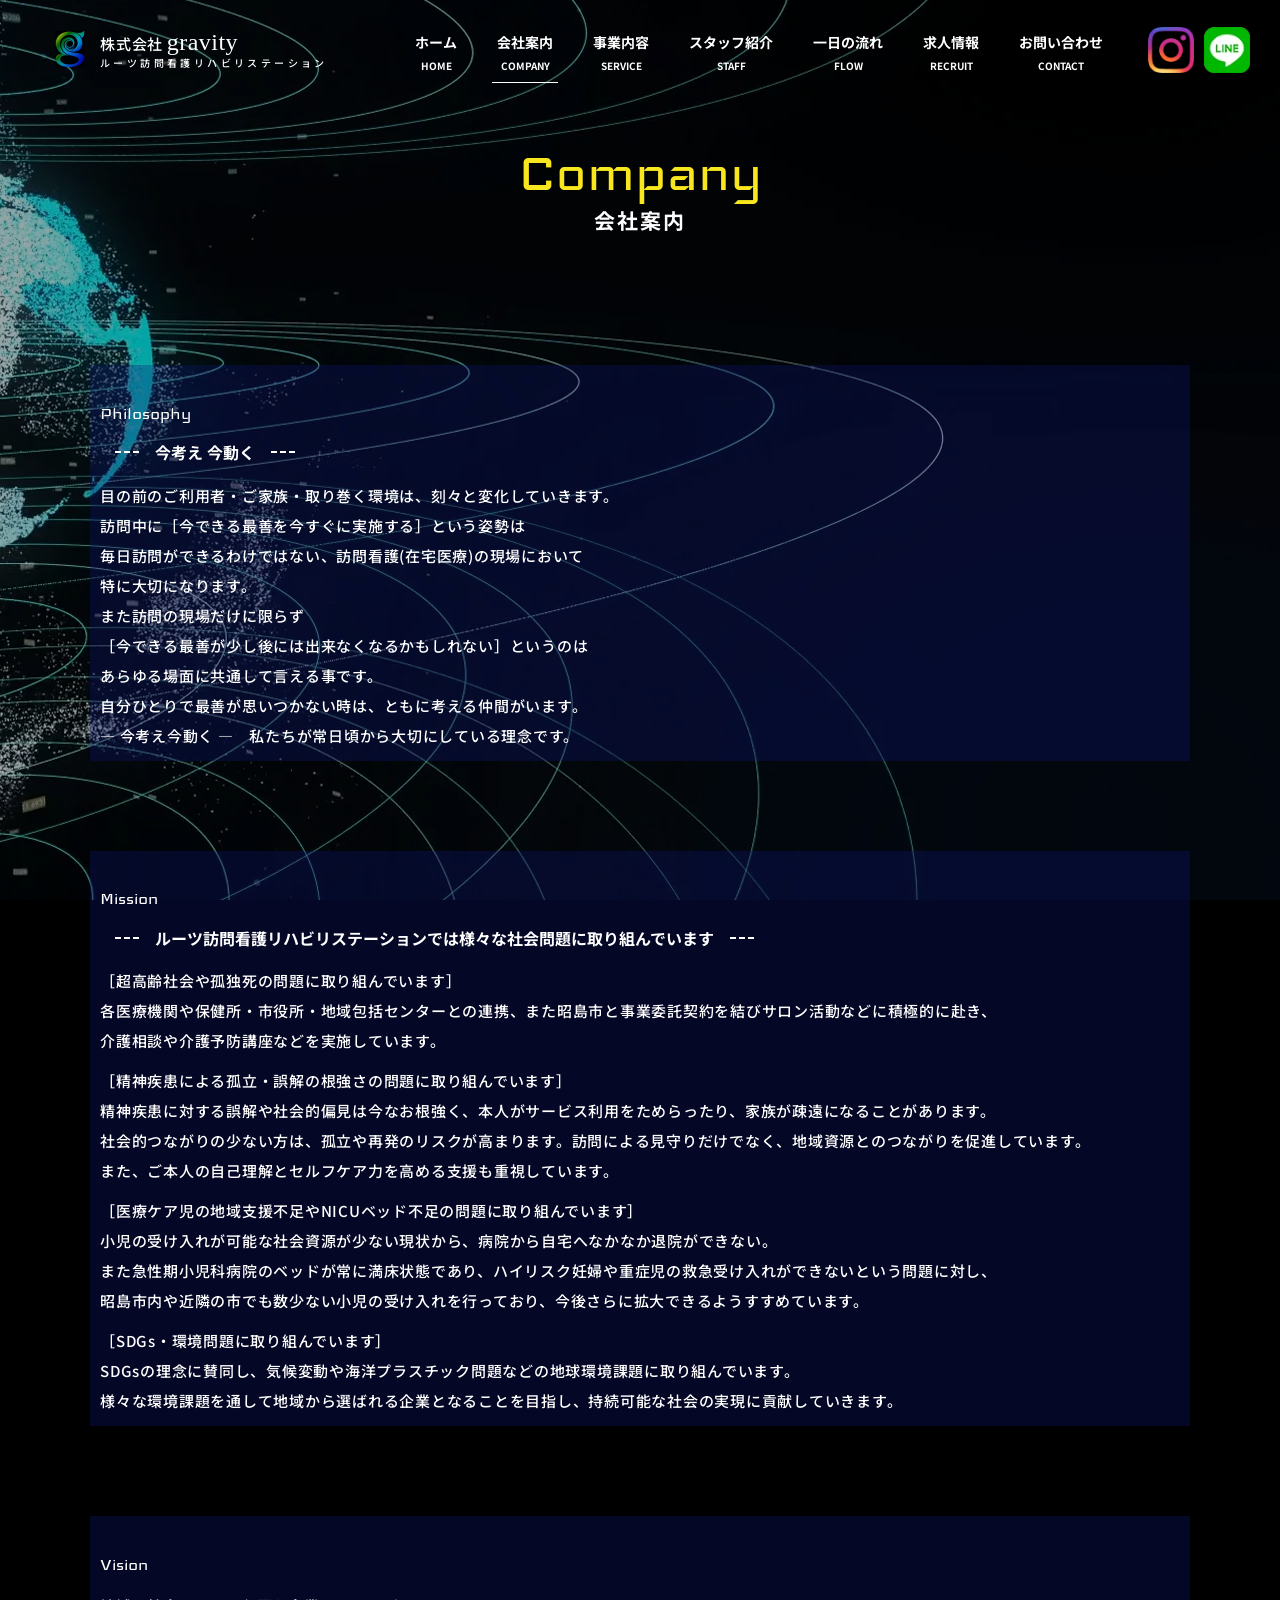
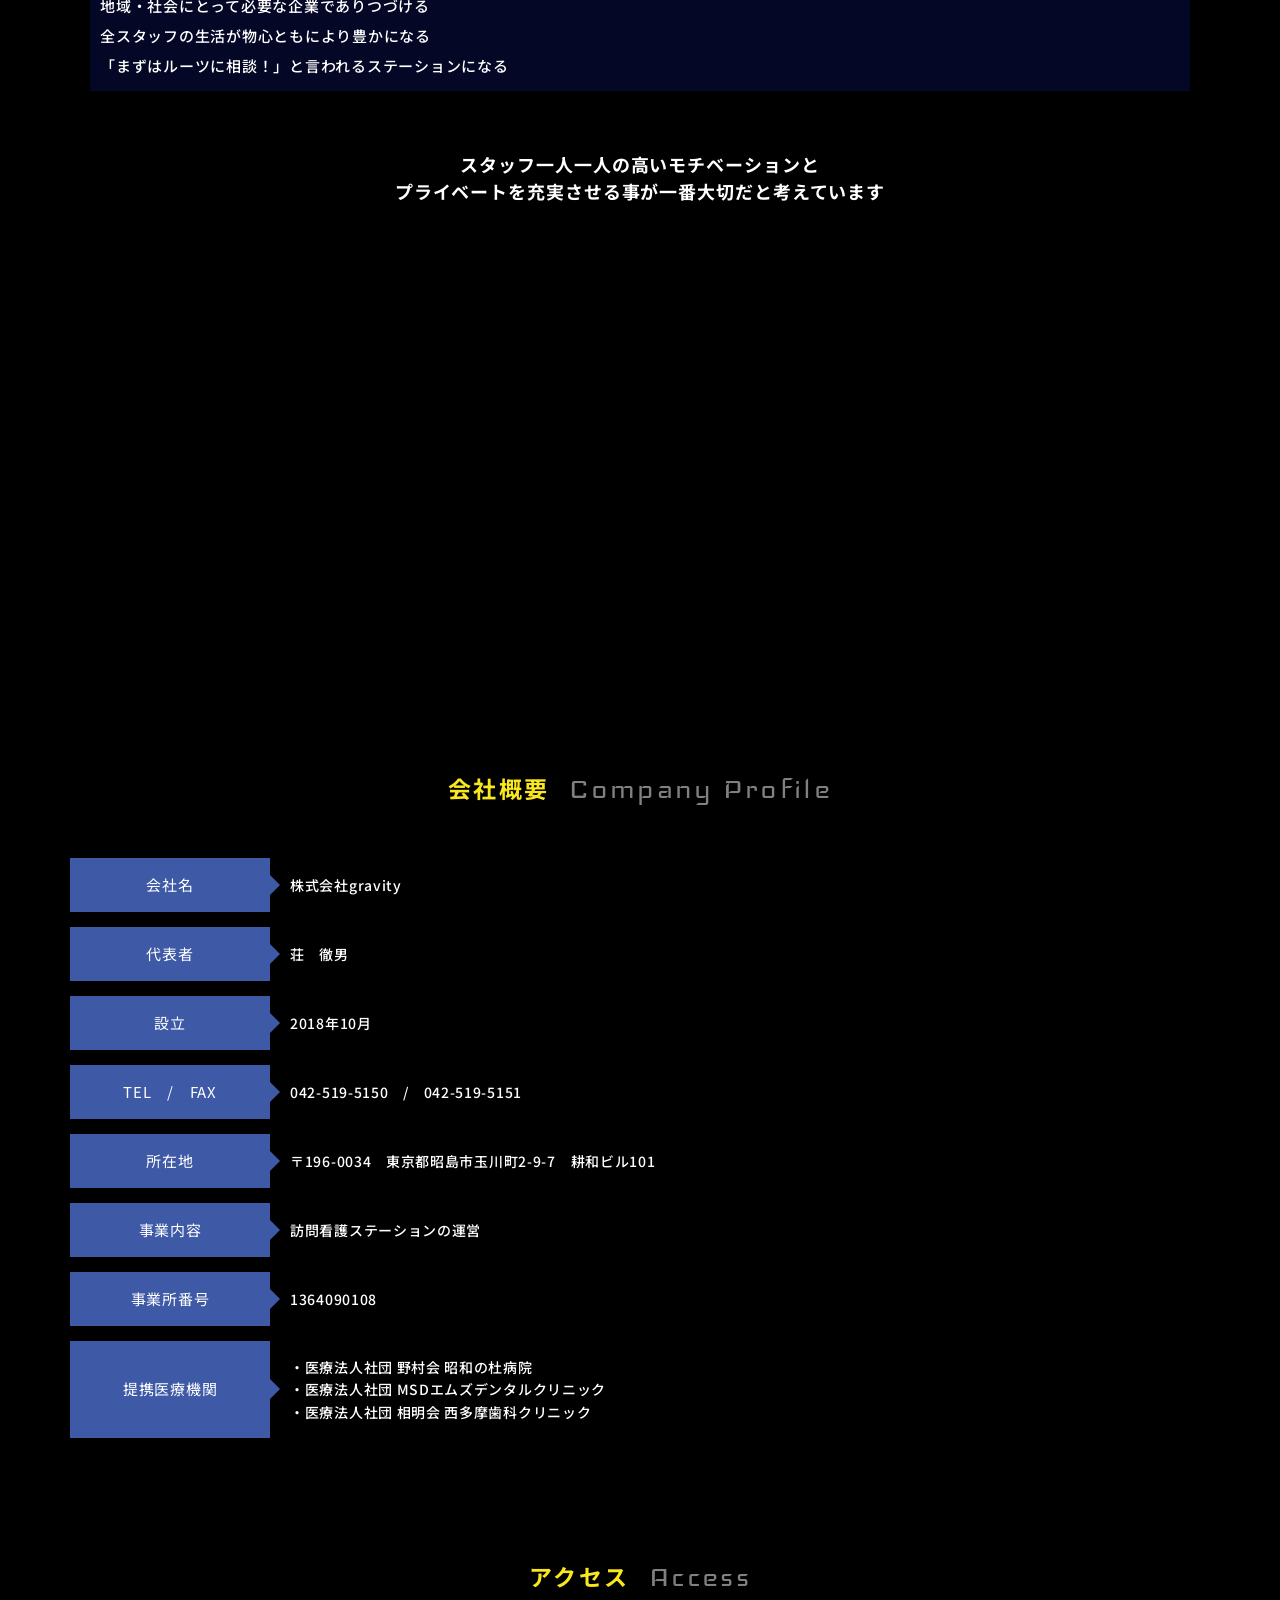
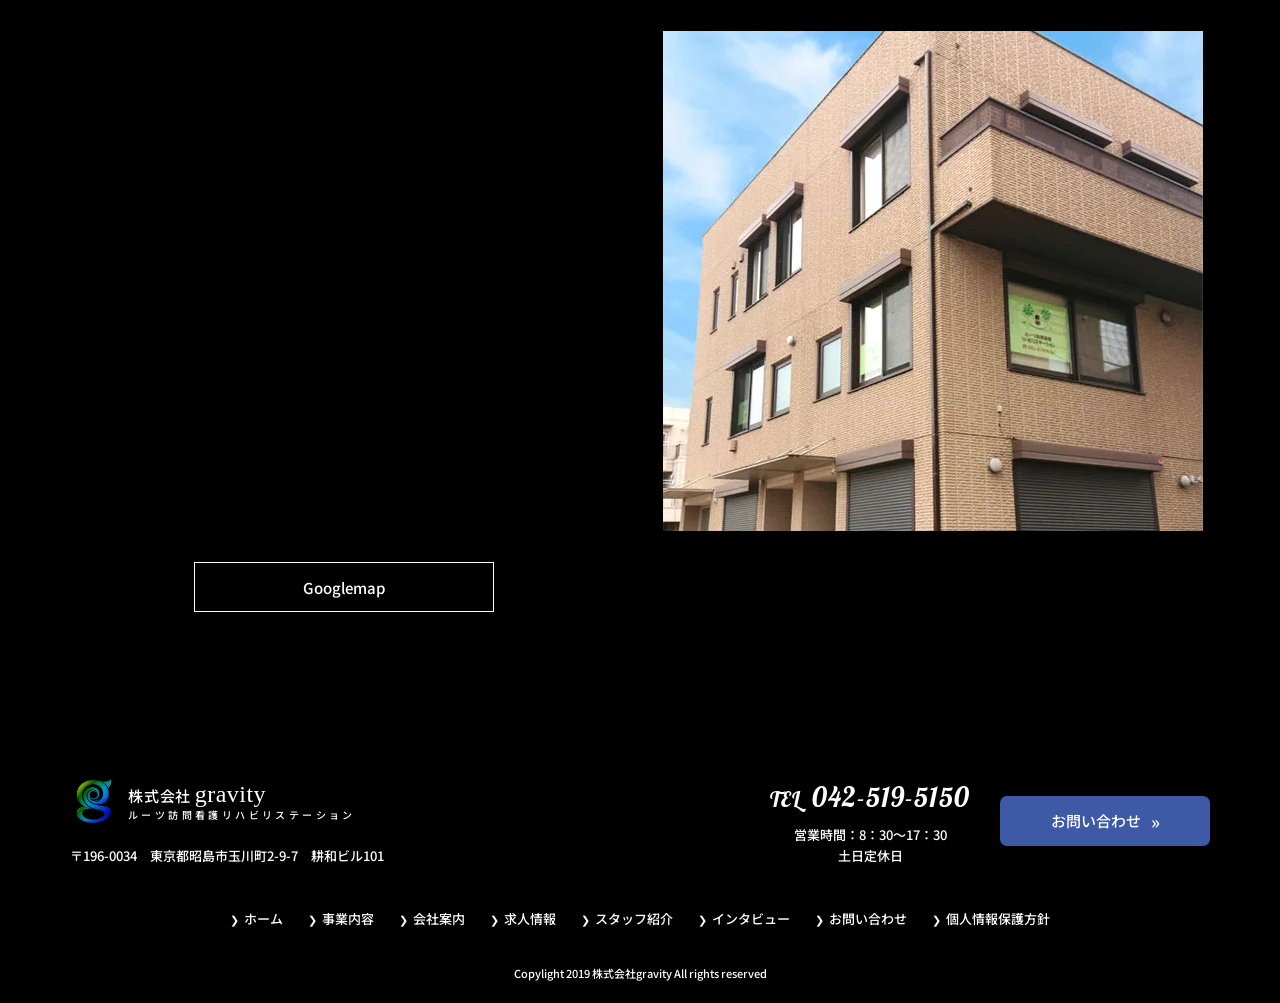
<file: company.html>
<!DOCTYPE html>
<html lang="ja">
<head>
	<meta charset="UTF-8">
	<title>会社案内｜株式会社gravity　ルーツ訪問看護リハビリステーション</title>
	<meta name="description" content="ルーツ訪問看護リハビリステーション代表、荘　徹男による「会社紹介」ページ。「まちの保健室」をモットーにヒトを元気にし続ける企業を目指します！！ルーツは、住み慣れた自宅でのケアを訪問看護でサポートします!">
	<meta name="viewport" content="width=device-width, initial-scale=1">
	<meta name="format-detection" content="telephone=no">
	<link rel="canonical" href="https://www.gravity2018.co.jp/company.html">

	<meta property="og:type" content="article">
	<meta property="og:url" content="https://www.gravity2018.co.jp/company.html">
	<meta property="og:title" content="会社案内｜ルーツ訪問看護リハビリステーション">
	<meta property="og:description" content="理念「今考え 今動く」。社会問題への取り組み、会社概要、アクセスをご紹介します。">
	<meta property="og:site_name" content="ルーツ訪問看護リハビリステーション">
	<meta property="og:image" content="https://www.gravity2018.co.jp/ogp.png">
	<meta property="og:locale" content="ja_JP">
	<meta name="twitter:card" content="summary_large_image">

	<link rel="icon" href="favicon.ico">
	<link rel="apple-touch-icon" href="apple-touch-icon.png">
	<link rel="preconnect" href="https://fonts.googleapis.com">
	<link rel="preconnect" href="https://fonts.gstatic.com" crossorigin>
	<link href="https://fonts.googleapis.com/css2?family=Iceland&family=Noto+Sans+JP:wght@500;700&family=Pattaya&display=swap" rel="stylesheet">
	<link rel="stylesheet" href="css/style.css">
	<script src="js/site-config.js"></script>
</head>

<body data-page="company">
	<div class="bg-poster" aria-hidden="true"></div>
	<video id="bg-video" data-src="video/bg_movie.mp4" poster="optimized/images/bg_body.webp" muted loop playsinline autoplay preload="none" aria-hidden="true" tabindex="-1"></video>
	<div class="video_grad" aria-hidden="true"></div>

	<div class="site">
		<header id="site-header" class="site-header"><!-- js/include.js が描画 --></header>

		<main>
			<h1 class="sub"><span>Company</span>会社案内</h1>

			<div class="container mb_cont" id="company01">
				<div class="bg_philosophy">
					<article class="company01">
						<h4><span>Philosophy</span></h4>
						<p class="company01-heading"><span class="titleH5" role="heading" aria-level="3">今考え 今動く</span></p>
						<p class="text mt10">
							目の前のご利用者・ご家族・取り巻く環境は、刻々と変化していきます。<br>
							訪問中に［今できる最善を今すぐに実施する］という姿勢は<br class="br-pc">
							毎日訪問ができるわけではない、訪問看護(在宅医療)の現場において<br class="br-pc">
							特に大切になります。<br>
							また訪問の現場だけに限らず<br class="br-pc">
							［今できる最善が少し後には出来なくなるかもしれない］というのは<br class="br-pc">
							あらゆる場面に共通して言える事です。<br class="br-pc">
							自分ひとりで最善が思いつかない時は、ともに考える仲間がいます。<br>
							― 今考え今動く ―　私たちが常日頃から大切にしている理念です。
						</p>
					</article>
				</div>

				<div class="bg_mission">
					<article class="company01">
						<h4><span>Mission</span></h4>
						<p class="company01-heading"><span class="titleH5" role="heading" aria-level="3">ルーツ訪問看護リハビリステーションでは様々な社会問題に取り組んでいます</span></p>
						<p class="text mt10">
							［超高齢社会や孤独死の問題に取り組んでいます］<br>
							各医療機関や保健所・市役所・地域包括センターとの連携、また昭島市と事業委託契約を結びサロン活動などに積極的に赴き、<br class="br-pc">
							介護相談や介護予防講座などを実施しています。
						</p>
						<p class="text mt10">
							［精神疾患による孤立・誤解の根強さの問題に取り組んでいます］<br>
							精神疾患に対する誤解や社会的偏見は今なお根強く、本人がサービス利用をためらったり、家族が疎遠になることがあります。<br>
							社会的つながりの少ない方は、孤立や再発のリスクが高まります。訪問による見守りだけでなく、地域資源とのつながりを促進しています。<br class="br-pc">
							また、ご本人の自己理解とセルフケア力を高める支援も重視しています。
						</p>
						<p class="text mt10">
							［医療ケア児の地域支援不足やNICUベッド不足の問題に取り組んでいます］<br>
							小児の受け入れが可能な社会資源が少ない現状から、病院から自宅へなかなか退院ができない。<br>
							また急性期小児科病院のベッドが常に満床状態であり、ハイリスク妊婦や重症児の救急受け入れができないという問題に対し、<br class="br-pc">
							昭島市内や近隣の市でも数少ない小児の受け入れを行っており、今後さらに拡大できるようすすめています。
						</p>
						<p class="text mt10">
							［SDGs・環境問題に取り組んでいます］<br>
							SDGsの理念に賛同し、気候変動や海洋プラスチック問題などの地球環境課題に取り組んでいます。<br>
							様々な環境課題を通して地域から選ばれる企業となることを目指し、持続可能な社会の実現に貢献していきます。
						</p>
					</article>
				</div>

				<div class="bg_vision">
					<article class="company01">
						<h4><span>Vision</span></h4>
						<p class="text mt10">
							地域・社会にとって必要な企業でありつづける<br>
							全スタッフの生活が物心ともにより豊かになる<br>
							「まずはルーツに相談！」と言われるステーションになる
						</p>
					</article>
				</div>

				<p class="ttl_company01">スタッフ一人一人の高いモチベーションと<br>プライベートを充実させる事が一番大切だと考えています</p>
				<p>
					<picture>
						<source media="(max-width: 767px)" srcset="optimized/images/pic_vision_sp.webp">
						<img src="optimized/images/pic_vision.webp" alt="" loading="lazy" decoding="async">
					</picture>
				</p>
			</div>

			<div class="container mb_cont" id="company02">
				<h3 class="sub">会社概要<span>Company Profile</span></h3>
				<table class="company" id="company-table"><!-- js/render-company.js が data/company.json から描画 --></table>
			</div>

			<div class="container mb_cont" id="company03">
				<h3 class="sub">アクセス<span>Access</span></h3>
				<div class="flex_b">
					<div class="cont48">
						<div class="access_map">
							<!-- 地図のURLは js/render-company.js が data/company.json の住所から生成 -->
							<iframe id="company-map" src="about:blank" loading="lazy" allowfullscreen title="Googleマップ 株式会社gravity 所在地"></iframe>
						</div>
						<p class="btn_map"><a id="company-map-link" href="#" target="_blank" rel="noopener">Googlemap</a></p>
					</div>
					<div class="cont48">
						<p><img src="optimized/images/pic_company03.webp" alt="建物外観" loading="lazy" decoding="async"></p>
					</div>
				</div>
			</div>
		</main>

		<footer id="site-footer" class="site-footer"><!-- js/include.js が描画 --></footer>

		<p class="pagetop"><a href="#" aria-label="このページの先頭へ"><img src="optimized/images/pagetop.webp" width="44" height="43" alt="pagetop このページの先頭へ"></a></p>
	</div>

	<script src="js/data-source.js"></script>
	<script src="js/include.js"></script>
	<script src="js/render-company.js"></script>
	<script src="js/ui.js"></script>
</body>
</html>
</file>
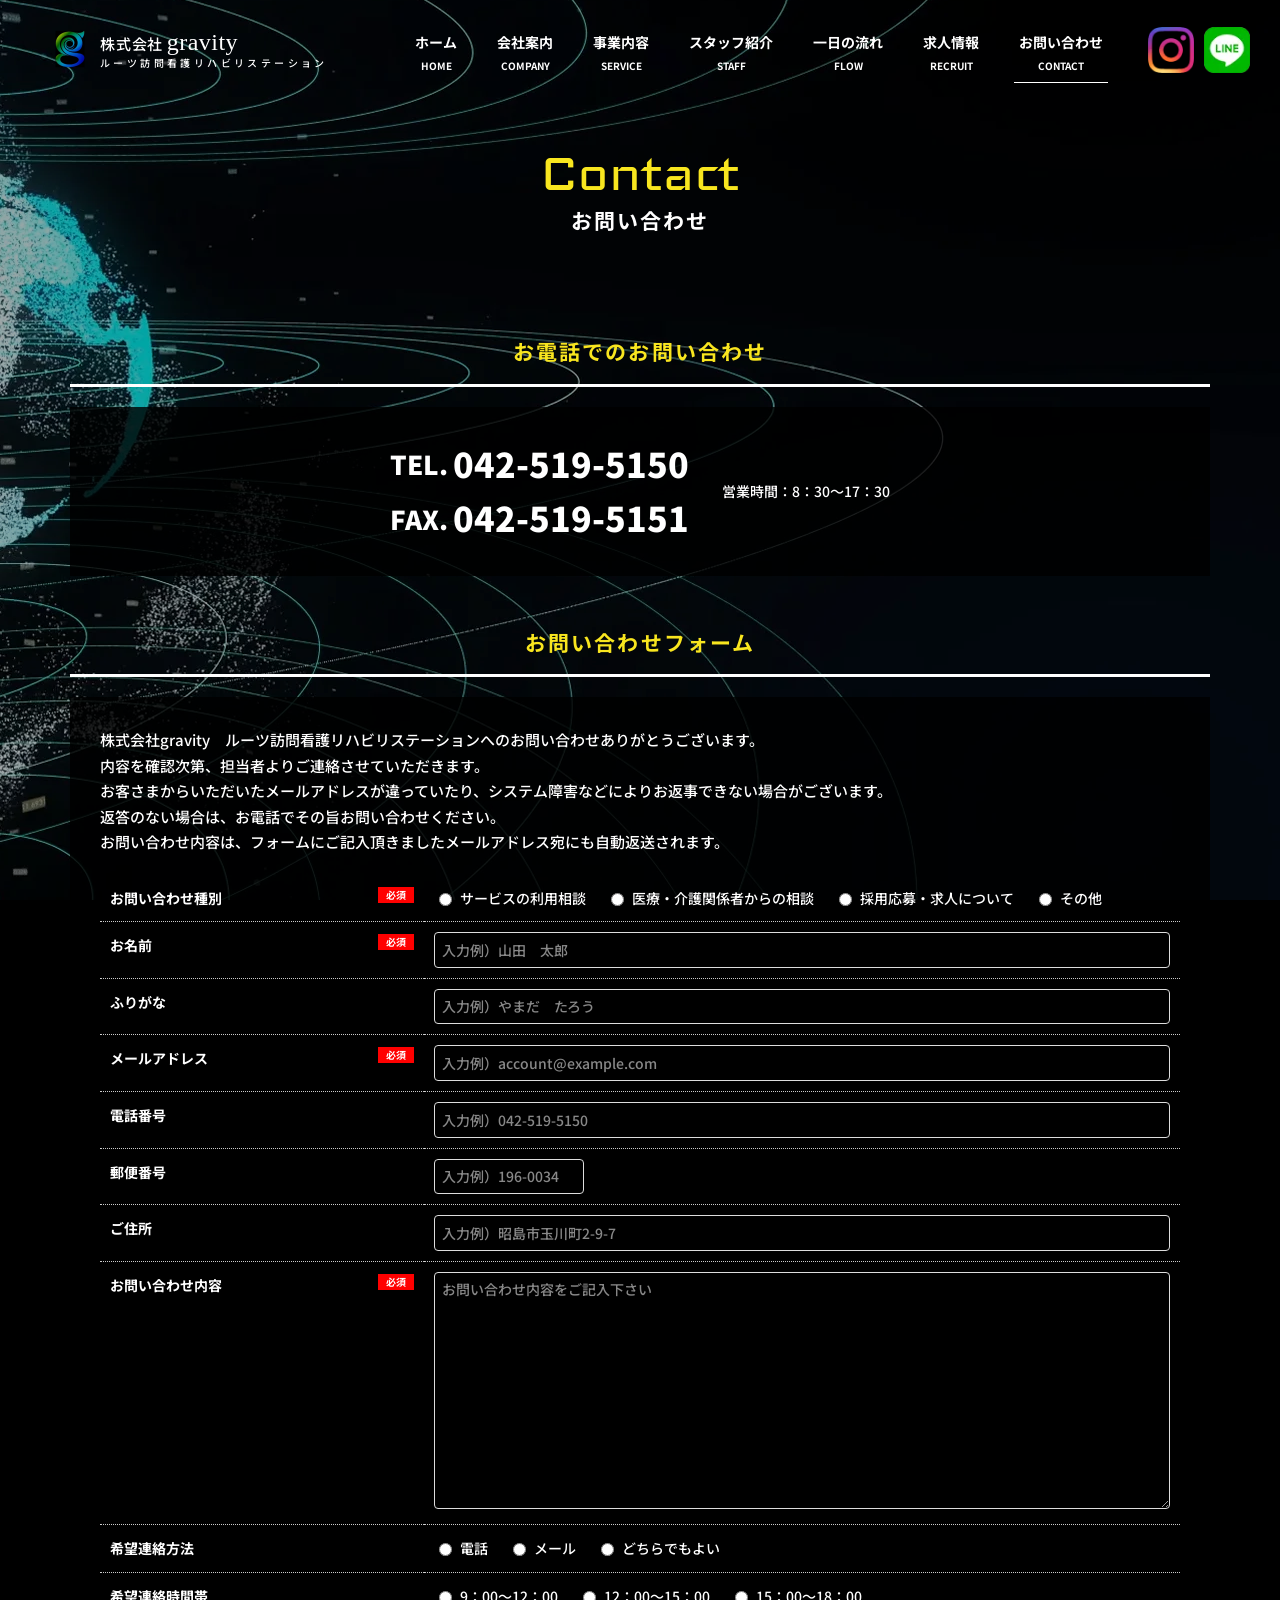
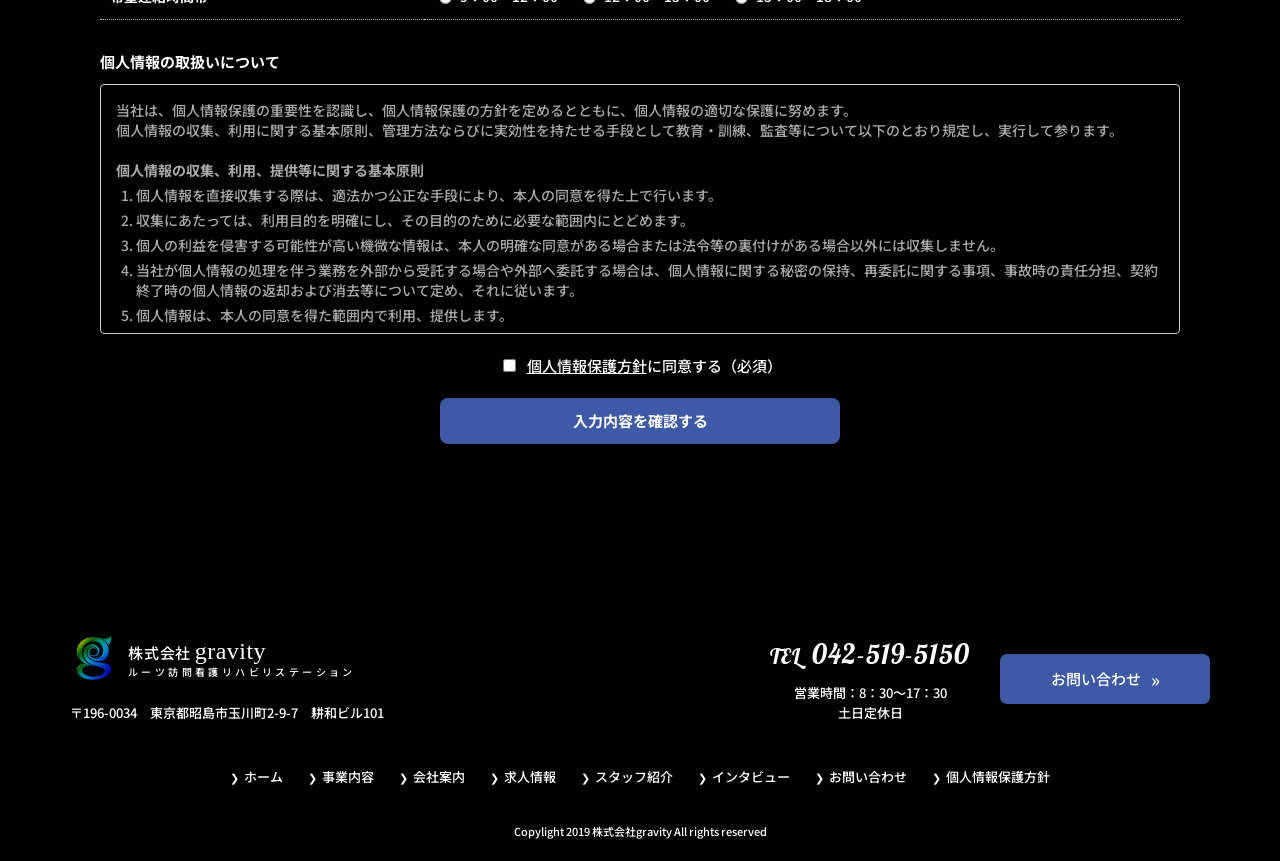
<file: contact.html>
<!DOCTYPE html>
<html lang="ja">
<head>
	<meta charset="UTF-8">
	<title>お問い合わせ｜株式会社gravity　ルーツ訪問看護リハビリステーション</title>
	<meta name="description" content="ルーツ訪問看護リハビリステーション（株式会社gravity）へのお問い合わせはこちらからどうぞ。採用についてはもちろん、職場見学や研修・勉強会についてなど、ご不明点や詳細を知りたい等のご要望は、お気軽にお問い合わせください。">
	<meta name="viewport" content="width=device-width, initial-scale=1">
	<meta name="format-detection" content="telephone=no">
	<link rel="canonical" href="https://www.gravity2018.co.jp/contact.html">
	<meta name="robots" content="noindex, follow">

	<meta property="og:type" content="article">
	<meta property="og:url" content="https://www.gravity2018.co.jp/contact.html">
	<meta property="og:title" content="お問い合わせ｜ルーツ訪問看護リハビリステーション">
	<meta property="og:description" content="サービスのご利用相談・採用応募などお気軽にお問い合わせください。">
	<meta property="og:site_name" content="ルーツ訪問看護リハビリステーション">
	<meta property="og:image" content="https://www.gravity2018.co.jp/ogp.png">
	<meta property="og:locale" content="ja_JP">
	<meta name="twitter:card" content="summary_large_image">

	<link rel="icon" href="favicon.ico">
	<link rel="apple-touch-icon" href="apple-touch-icon.png">
	<link rel="preconnect" href="https://fonts.googleapis.com">
	<link rel="preconnect" href="https://fonts.gstatic.com" crossorigin>
	<link href="https://fonts.googleapis.com/css2?family=Iceland&family=Noto+Sans+JP:wght@500;700&family=Pattaya&display=swap" rel="stylesheet">
	<link rel="stylesheet" href="css/style.css">
	<script src="js/site-config.js"></script>
</head>

<body data-page="contact">
	<div class="bg-poster" aria-hidden="true"></div>
	<video id="bg-video" data-src="video/bg_movie.mp4" poster="optimized/images/bg_body.webp" muted loop playsinline autoplay preload="none" aria-hidden="true" tabindex="-1"></video>
	<div class="video_grad" aria-hidden="true"></div>

	<div class="site">
		<header id="site-header" class="site-header"><!-- js/include.js が描画 --></header>

		<main>
			<h1 class="sub"><span>Contact</span>お問い合わせ</h1>

			<div id="contact01">
				<div class="container mb_cont2">
					<h3 class="contact">お電話でのお問い合わせ</h3>
					<div class="inner_contact">
						<div class="info_contact01">
							<div>
								<p class="tel_contact">TEL.<a href="tel:0425195150">042-519-5150</a></p>
								<p class="tel_contact">FAX.<span>042-519-5151</span></p>
							</div>
							<p class="hour">営業時間：8：30～17：30</p>
						</div>
					</div>
				</div>
			</div>

			<div class="container mb_cont">
				<h3 class="contact">お問い合わせフォーム</h3>
				<div class="inner_contact">

					<noscript>
						<p class="js-required-note">このフォームのご利用にはJavaScriptが必要です。<br>
						ブラウザの設定でJavaScriptを有効にするか、お手数ですがお電話（042-519-5150）にてお問い合わせください。</p>
					</noscript>

					<!-- ========== STEP1: 入力 ========== -->
					<section id="form-step-input">
						<p class="s15 mb20">株式会社gravity　ルーツ訪問看護リハビリステーションへのお問い合わせありがとうございます。<br>
							内容を確認次第、担当者よりご連絡させていただきます。<br>
							お客さまからいただいたメールアドレスが違っていたり、システム障害などによりお返事できない場合がございます。<br>返答のない場合は、お電話でその旨お問い合わせください。<br>
							お問い合わせ内容は、フォームにご記入頂きましたメールアドレス宛にも自動返送されます。
						</p>

						<form id="contact-form" method="post" action="#" novalidate autocomplete="on">
							<table class="contact">
								<tr>
									<th class="must">お問い合わせ種別</th>
									<td>
										<div class="radio-group" id="field-type">
											<label><input type="radio" name="type" value="サービスの利用相談">サービスの利用相談</label>
											<label><input type="radio" name="type" value="医療・介護関係者からの相談">医療・介護関係者からの相談</label>
											<label><input type="radio" name="type" value="採用応募・求人について">採用応募・求人について</label>
											<label><input type="radio" name="type" value="その他">その他</label>
										</div>
										<p class="field-error" data-error-for="type">お問い合わせ種別を選択してください</p>
									</td>
								</tr>
								<tr>
									<th class="must">お名前</th>
									<td>
										<input name="name" type="text" placeholder="入力例）山田　太郎" autocomplete="name" maxlength="50">
										<p class="field-error" data-error-for="name">お名前を入力してください</p>
									</td>
								</tr>
								<tr>
									<th>ふりがな</th>
									<td><input name="kana" type="text" placeholder="入力例）やまだ　たろう" maxlength="50"></td>
								</tr>
								<tr>
									<th class="must">メールアドレス</th>
									<td>
										<input name="email" type="email" placeholder="入力例）account@example.com" autocomplete="email" maxlength="100">
										<p class="field-error" data-error-for="email">正しいメールアドレスを入力してください</p>
									</td>
								</tr>
								<tr>
									<th>電話番号</th>
									<td>
										<input name="tel" type="tel" placeholder="入力例）042-519-5150" autocomplete="tel" maxlength="20">
										<p class="field-error" data-error-for="tel">電話番号は数字とハイフンで入力してください</p>
									</td>
								</tr>
								<tr>
									<th>郵便番号</th>
									<td>
										<input name="zip" type="text" class="form150" placeholder="入力例）196-0034" autocomplete="postal-code" maxlength="8">
										<p class="field-error" data-error-for="zip">郵便番号は7桁の数字で入力してください</p>
									</td>
								</tr>
								<tr>
									<th>ご住所</th>
									<td><input name="address" type="text" placeholder="入力例）昭島市玉川町2-9-7" autocomplete="street-address" maxlength="200"></td>
								</tr>
								<tr>
									<th class="must">お問い合わせ内容</th>
									<td>
										<textarea name="body" rows="10" placeholder="お問い合わせ内容をご記入下さい" maxlength="3000"></textarea>
										<p class="field-error" data-error-for="body">お問い合わせ内容を入力してください</p>
									</td>
								</tr>
								<tr>
									<th>希望連絡方法</th>
									<td>
										<div class="radio-group">
											<label><input type="radio" name="contactMethod" value="電話">電話</label>
											<label><input type="radio" name="contactMethod" value="メール">メール</label>
											<label><input type="radio" name="contactMethod" value="どちらでもよい">どちらでもよい</label>
										</div>
									</td>
								</tr>
								<tr>
									<th>希望連絡時間帯</th>
									<td>
										<div class="radio-group">
											<label><input type="radio" name="contactTime" value="9：00～12：00">9：00～12：00</label>
											<label><input type="radio" name="contactTime" value="12：00～15：00">12：00～15：00</label>
											<label><input type="radio" name="contactTime" value="15：00～18：00">15：00～18：00</label>
										</div>
									</td>
								</tr>
							</table>

							<!-- 採用応募選択時のみ表示 -->
							<div id="recruit-fields" hidden>
								<p class="ttl_contact">求人応募の方は下記のフォームも回答してください。</p>
								<table class="contact">
									<tr>
										<th>希望職種</th>
										<td>
											<select name="jobType">
												<option value="">選択してください</option>
												<option value="正看護師">正看護師</option>
												<option value="准看護師">准看護師</option>
												<option value="理学療法士">理学療法士</option>
												<option value="作業療法士">作業療法士</option>
												<option value="言語聴覚士">言語聴覚士</option>
												<option value="その他">その他</option>
											</select>
										</td>
									</tr>
									<tr>
										<th>保有資格</th>
										<td><input name="license" type="text" placeholder="入力例）正看護師、普通自動車免許" maxlength="200"></td>
									</tr>
									<tr>
										<th>勤務形態</th>
										<td>
											<div class="radio-group">
												<label><input type="radio" name="workStyle" value="常勤">常勤</label>
												<label><input type="radio" name="workStyle" value="非常勤">非常勤</label>
												<label><input type="radio" name="workStyle" value="相談したい">相談したい</label>
											</div>
										</td>
									</tr>
									<tr>
										<th>面接希望や質問</th>
										<td><textarea name="recruitNote" rows="4" placeholder="面接希望日やご質問があればご記入ください" maxlength="1000"></textarea></td>
									</tr>
								</table>
							</div>

							<!-- honeypot (スパム対策・人間には見えない) -->
							<p class="hp-field" aria-hidden="true">
								<label>この欄は空のままにしてください<input name="company_url" type="text" tabindex="-1" autocomplete="off"></label>
							</p>

							<h4 class="privacy">個人情報の取扱いについて</h4>
							<div class="privacyBox mb20" tabindex="0">
								<p class="mb20">
									当社は、個人情報保護の重要性を認識し、個人情報保護の方針を定めるとともに、個人情報の適切な保護に努めます。<br>
									個人情報の収集、利用に関する基本原則、管理方法ならびに実効性を持たせる手段として教育・訓練、監査等について以下のとおり規定し、実行して参ります。
								</p>
								<p class="ttl_privacy">個人情報の収集、利用、提供等に関する基本原則</p>
								<ul class="privacy mb20">
									<li>個人情報を直接収集する際は、適法かつ公正な手段により、本人の同意を得た上で行います。</li>
									<li>収集にあたっては、利用目的を明確にし、その目的のために必要な範囲内にとどめます。</li>
									<li>個人の利益を侵害する可能性が高い機微な情報は、本人の明確な同意がある場合または法令等の裏付けがある場合以外には収集しません。</li>
									<li>当社が個人情報の処理を伴う業務を外部から受託する場合や外部へ委託する場合は、個人情報に関する秘密の保持、再委託に関する事項、事故時の責任分担、契約終了時の個人情報の返却および消去等について定め、それに従います。</li>
									<li>個人情報は、本人の同意を得た範囲内で利用、提供します。</li>
								</ul>
								<p class="ttl_privacy">個人情報の管理について</p>
								<ul class="privacy mb20">
									<li>当社が直接収集または外部から業務を受託する際に入手した個人情報は、正確な状態に保ち、不正アクセス、紛失・破壊・改ざんおよび漏洩等を防止するための措置を講じます。</li>
									<li>個人情報の処理を伴う業務を外部から受託する場合は、委託者が個人情報を入手した際、本人の同意を得た上で、適法かつ公正な手段によって収集したものであることを確認します。</li>
								</ul>
								<p class="ttl_privacy">法令及びその他の規範について</p>
								<p class="text_privacy mb20">当社は、個人情報の保護に関係する日本の法令及びその他の規範を遵守し、本方針の継続的改善に努めます。</p>
								<p class="ttl_privacy">本人からのお問い合わせ</p>
								<p class="text_privacy mb20">本人からの個人情報の取扱いに関するお問い合わせには、妥当な範囲において、すみやかな対応に努めます。<br>
									このページの内容に関するご質問及びお客様がご自身の個人情報についてご確認されたい場合には、【TEL：042-519-5150】までお問い合わせ下さい。</p>
								<p class="text_privacy">詳細は<a href="privacy.html" target="_blank" rel="noopener">個人情報保護方針</a>をご覧ください。</p>
							</div>

							<div class="agree-row">
								<label><input type="checkbox" name="agree" value="1">
									<span><a href="privacy.html" target="_blank" rel="noopener">個人情報保護方針</a>に同意する（必須）</span></label>
								<p class="field-error" data-error-for="agree">個人情報保護方針への同意が必要です</p>
							</div>

							<div class="tac mb20">
								<button type="submit" class="comfirm" id="btn-confirm" disabled>入力内容を確認する</button>
							</div>
						</form>
					</section>

					<!-- ========== STEP2: 確認 ========== -->
					<section id="form-step-confirm" hidden>
						<p class="form-note">以下の内容でよろしければ「送信する」ボタンを押してください。</p>
						<table class="contact confirm-table" id="confirm-table"></table>
						<p class="form-status error" id="form-error" hidden></p>
						<div class="form-btn-row">
							<button type="button" class="form-btn secondary" id="btn-back">戻って修正</button>
							<button type="button" class="form-btn" id="btn-send">送信する</button>
						</div>
					</section>

					<!-- ========== STEP3: 完了 ========== -->
					<section id="form-step-complete" hidden>
						<p class="form-status">
							お問い合わせを送信しました。<br>
							内容を確認次第、担当者よりご連絡させていただきます。<br>
							お急ぎの場合はお電話（042-519-5150）にてお問い合わせください。
						</p>
						<p class="btn_top"><a href="index.html">トップページへ戻る</a></p>
					</section>

				</div>
			</div>
		</main>

		<footer id="site-footer" class="site-footer"><!-- js/include.js が描画 --></footer>

		<p class="pagetop"><a href="#" aria-label="このページの先頭へ"><img src="optimized/images/pagetop.webp" width="44" height="43" alt="pagetop このページの先頭へ"></a></p>
	</div>

	<script src="js/data-source.js"></script>
	<script src="js/include.js"></script>
	<script src="js/form.js"></script>
	<script src="js/ui.js"></script>
</body>
</html>
</file>
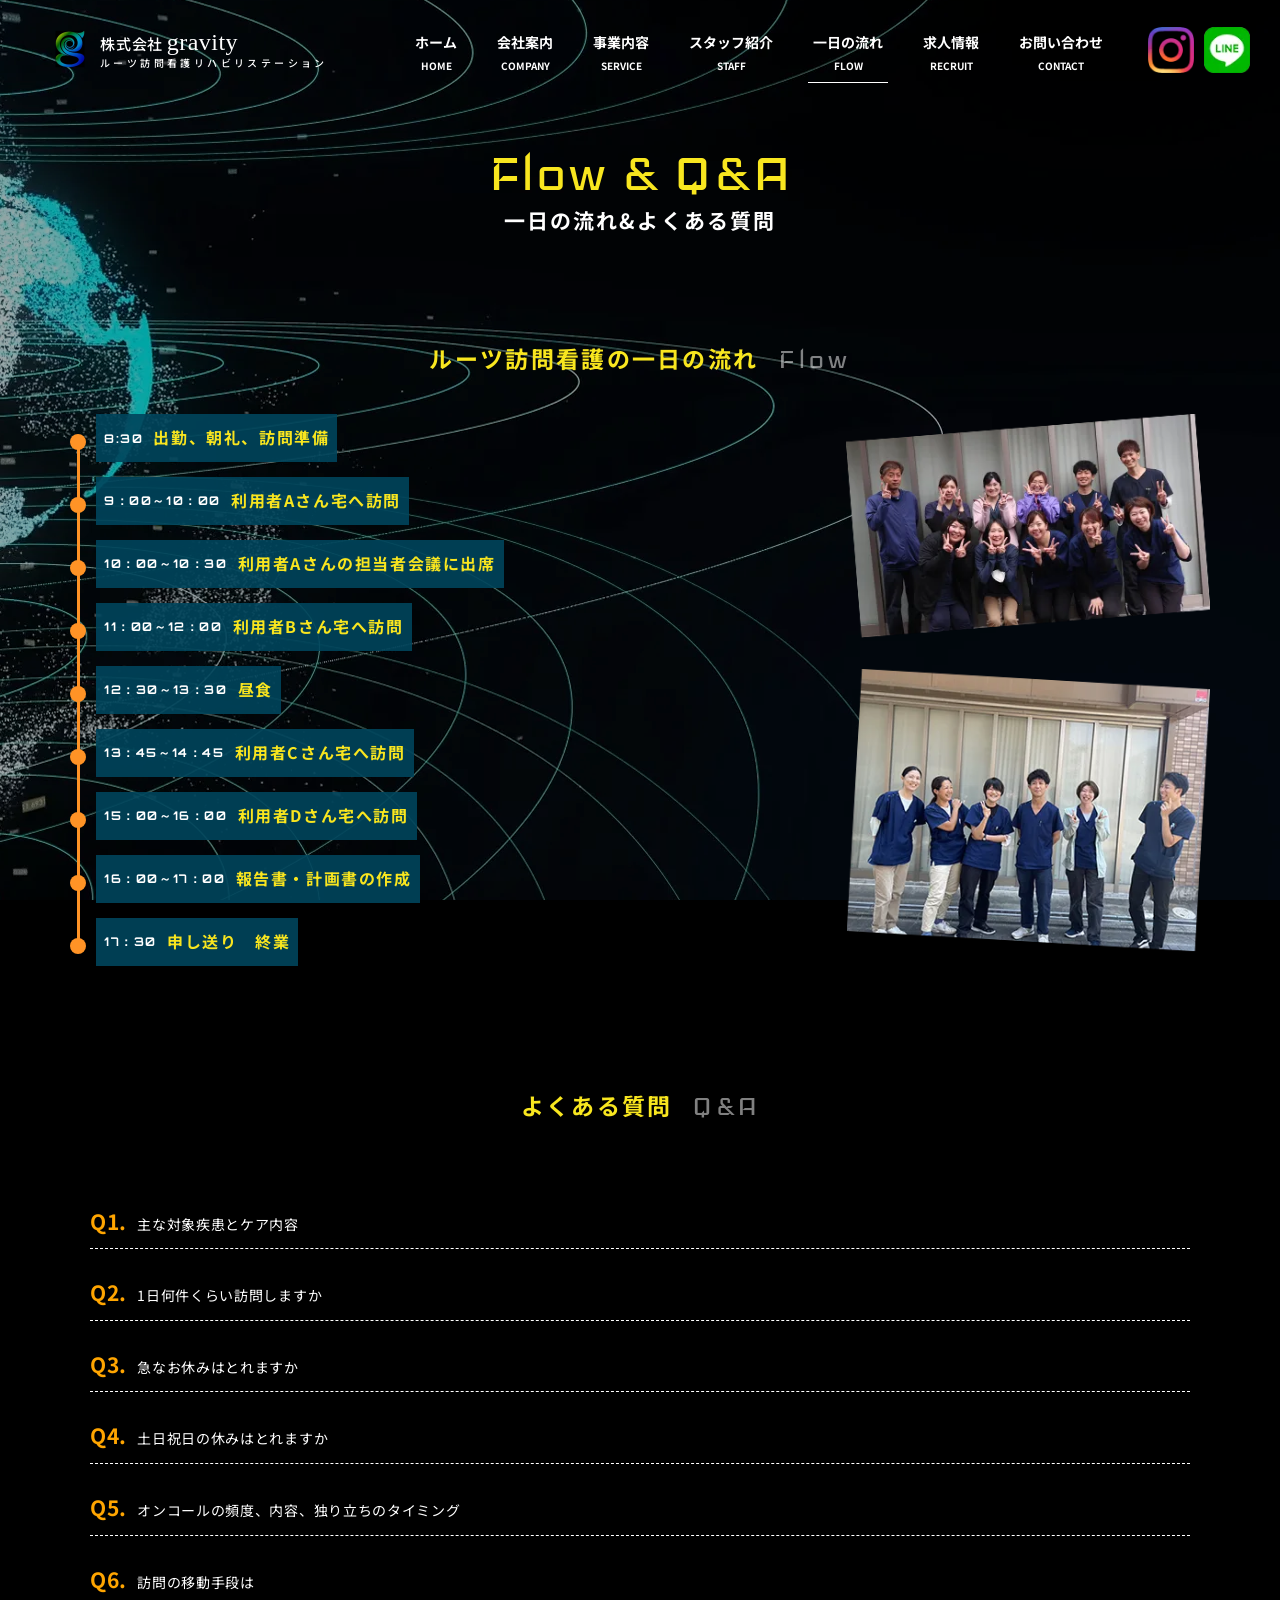
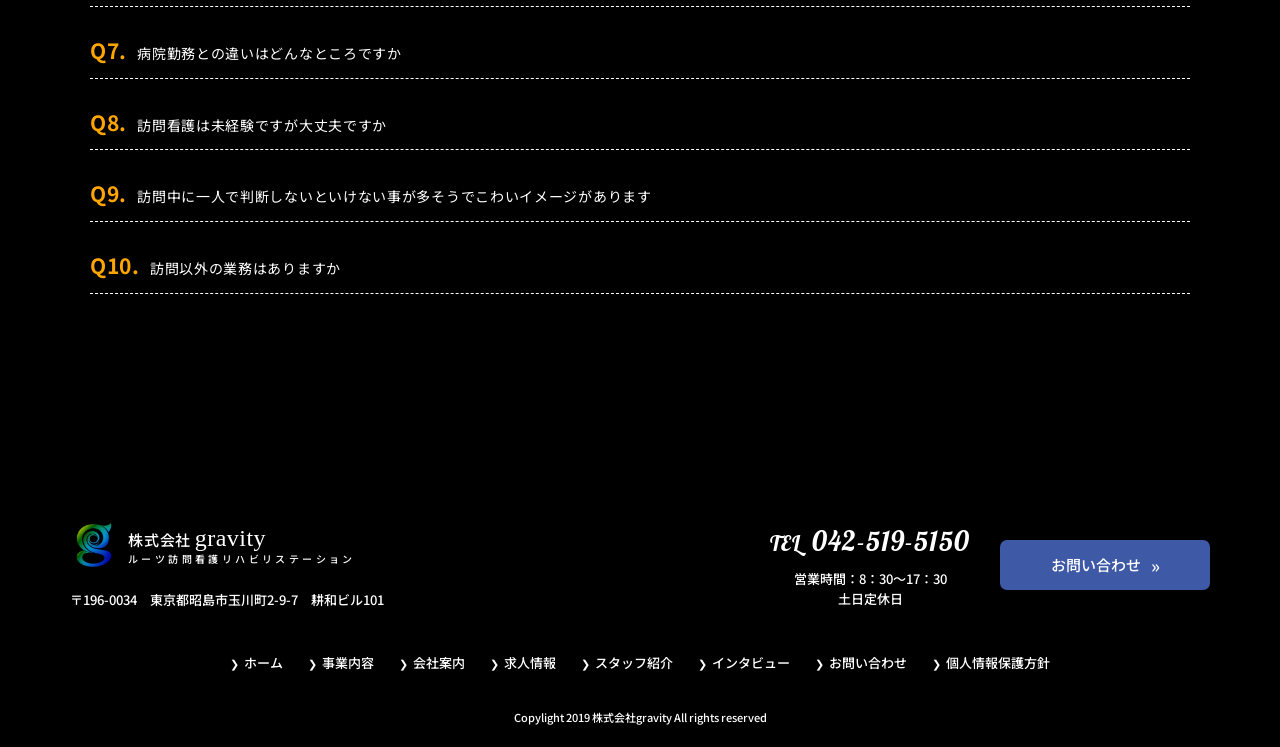
<file: interview.html>
<!DOCTYPE html>
<html lang="ja">
<head>
	<meta charset="UTF-8">
	<title>一日の流れ＆よくある質問｜株式会社gravity　ルーツ訪問看護リハビリステーション</title>
	<meta name="description" content="ルーツ訪問看護リハビリステーションでは訪問看護師の求人/採用を行っています。「働き方改革」を掲げ研修教育体制や福利厚生が充実。未経験から正社員,非常勤などどなたでも働きやすい環境です。">
	<meta name="viewport" content="width=device-width, initial-scale=1">
	<meta name="format-detection" content="telephone=no">
	<link rel="canonical" href="https://www.gravity2018.co.jp/interview.html">

	<meta property="og:type" content="article">
	<meta property="og:url" content="https://www.gravity2018.co.jp/interview.html">
	<meta property="og:title" content="一日の流れ＆よくある質問｜ルーツ訪問看護リハビリステーション">
	<meta property="og:description" content="ルーツ訪問看護の一日の流れと、働き方に関するよくある質問にお答えします。">
	<meta property="og:site_name" content="ルーツ訪問看護リハビリステーション">
	<meta property="og:image" content="https://www.gravity2018.co.jp/ogp.png">
	<meta property="og:locale" content="ja_JP">
	<meta name="twitter:card" content="summary_large_image">

	<link rel="icon" href="favicon.ico">
	<link rel="apple-touch-icon" href="apple-touch-icon.png">
	<link rel="preconnect" href="https://fonts.googleapis.com">
	<link rel="preconnect" href="https://fonts.gstatic.com" crossorigin>
	<link href="https://fonts.googleapis.com/css2?family=Iceland&family=Noto+Sans+JP:wght@500;700&family=Orbitron:wght@500&family=Pattaya&display=swap" rel="stylesheet">
	<link rel="stylesheet" href="css/style.css">
	<script src="js/site-config.js"></script>
</head>

<body data-page="interview">
	<div class="bg-poster" aria-hidden="true"></div>
	<video id="bg-video" data-src="video/bg_movie.mp4" poster="optimized/images/bg_body.webp" muted loop playsinline autoplay preload="none" aria-hidden="true" tabindex="-1"></video>
	<div class="video_grad" aria-hidden="true"></div>

	<div class="site">
		<header id="site-header" class="site-header"><!-- js/include.js が描画 --></header>

		<main>
			<h1 class="sub"><span>Flow &amp; Q&amp;A</span>一日の流れ&amp;よくある質問</h1>

			<div class="container mb_cont">
				<h3 class="sub">ルーツ訪問看護の一日の流れ<span>Flow</span></h3>
				<div class="flex_b center">
					<div class="cont50">
						<div class="inner_interview01">
							<article class="interview01">
								<div class="inner"><p class="ttl"><span>8:30</span>出勤、朝礼、訪問準備</p></div>
							</article>
							<article class="interview01">
								<div class="inner"><p class="ttl"><span>9：00～10：00</span>利用者Aさん宅へ訪問</p></div>
							</article>
							<article class="interview01">
								<div class="inner"><p class="ttl"><span>10：00～10：30</span>利用者Aさんの担当者会議に出席</p></div>
							</article>
							<article class="interview01">
								<div class="inner"><p class="ttl"><span>11：00～12：00</span>利用者Bさん宅へ訪問</p></div>
							</article>
							<article class="interview01">
								<div class="inner"><p class="ttl"><span>12：30～13：30</span>昼食</p></div>
							</article>
							<article class="interview01">
								<div class="inner"><p class="ttl"><span>13：45～14：45</span>利用者Cさん宅へ訪問</p></div>
							</article>
							<article class="interview01">
								<div class="inner"><p class="ttl"><span>15：00～16：00</span>利用者Dさん宅へ訪問</p></div>
							</article>
							<article class="interview01">
								<div class="inner"><p class="ttl"><span>16：00～17：00</span>報告書・計画書の作成</p></div>
							</article>
							<article class="interview01">
								<div class="inner"><p class="ttl"><span>17：30</span>申し送り　終業</p></div>
							</article>
						</div>
					</div>
					<div class="cont47">
						<p class="mb30"><img src="optimized/images/pic_interview01_1.webp" alt="ルーツ訪問看護の一日の流れ" loading="lazy" decoding="async"></p>
						<p class="mb30"><img src="optimized/images/pic_interview01_2.webp" alt="ルーツ訪問看護の一日の流れ" loading="lazy" decoding="async"></p>
					</div>
				</div>
			</div>

			<div class="container mb_cont">
				<h3 class="sub">よくある質問<span>Q&amp;A</span></h3>
				<div class="bg_interview">
					<div class="flex_b">
						<!-- js/render-faq.js が data/faq.json (category: recruit) から描画 -->
						<div class="accbox ns_interview" id="faq-list" data-category="recruit"></div>
					</div>
				</div>
			</div>
		</main>

		<footer id="site-footer" class="site-footer"><!-- js/include.js が描画 --></footer>

		<p class="pagetop"><a href="#" aria-label="このページの先頭へ"><img src="optimized/images/pagetop.webp" width="44" height="43" alt="pagetop このページの先頭へ"></a></p>
	</div>

	<script src="js/data-source.js"></script>
	<script src="js/include.js"></script>
	<script src="js/render-faq.js"></script>
	<script src="js/ui.js"></script>
</body>
</html>
</file>
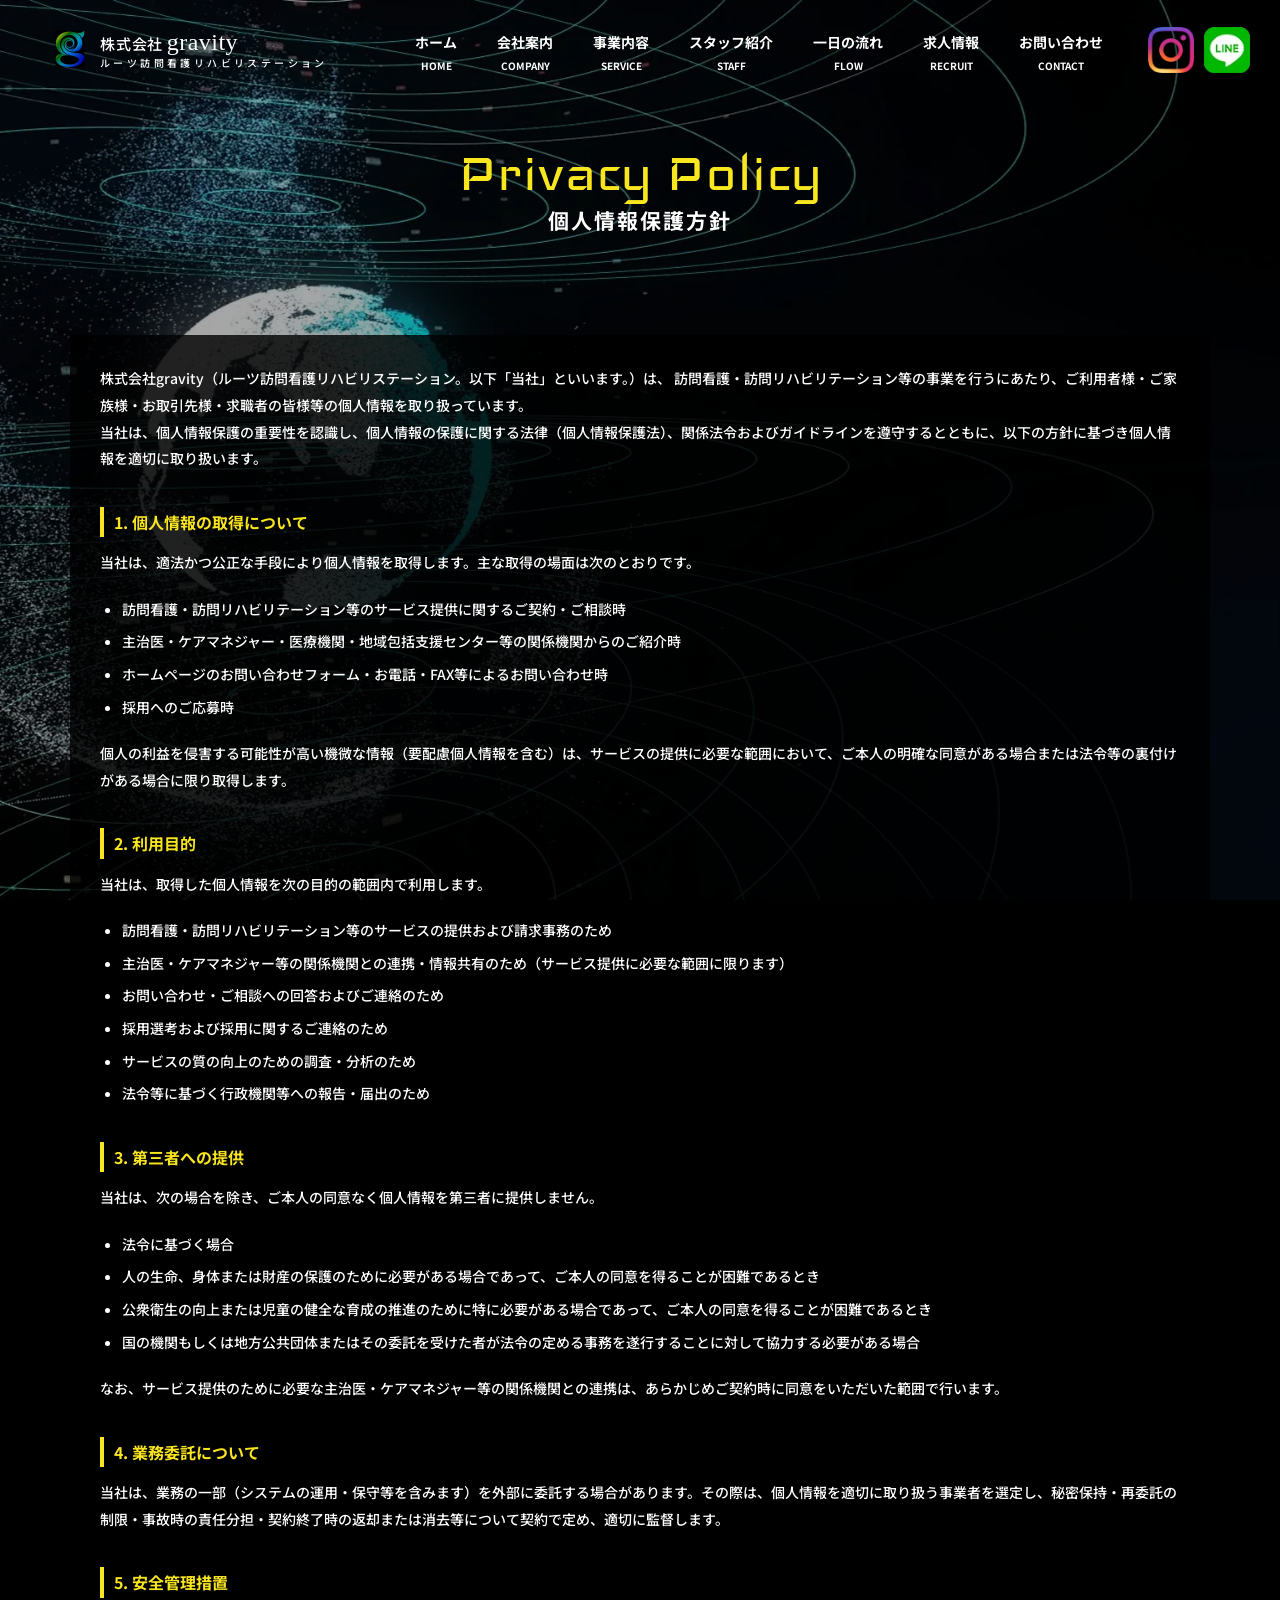
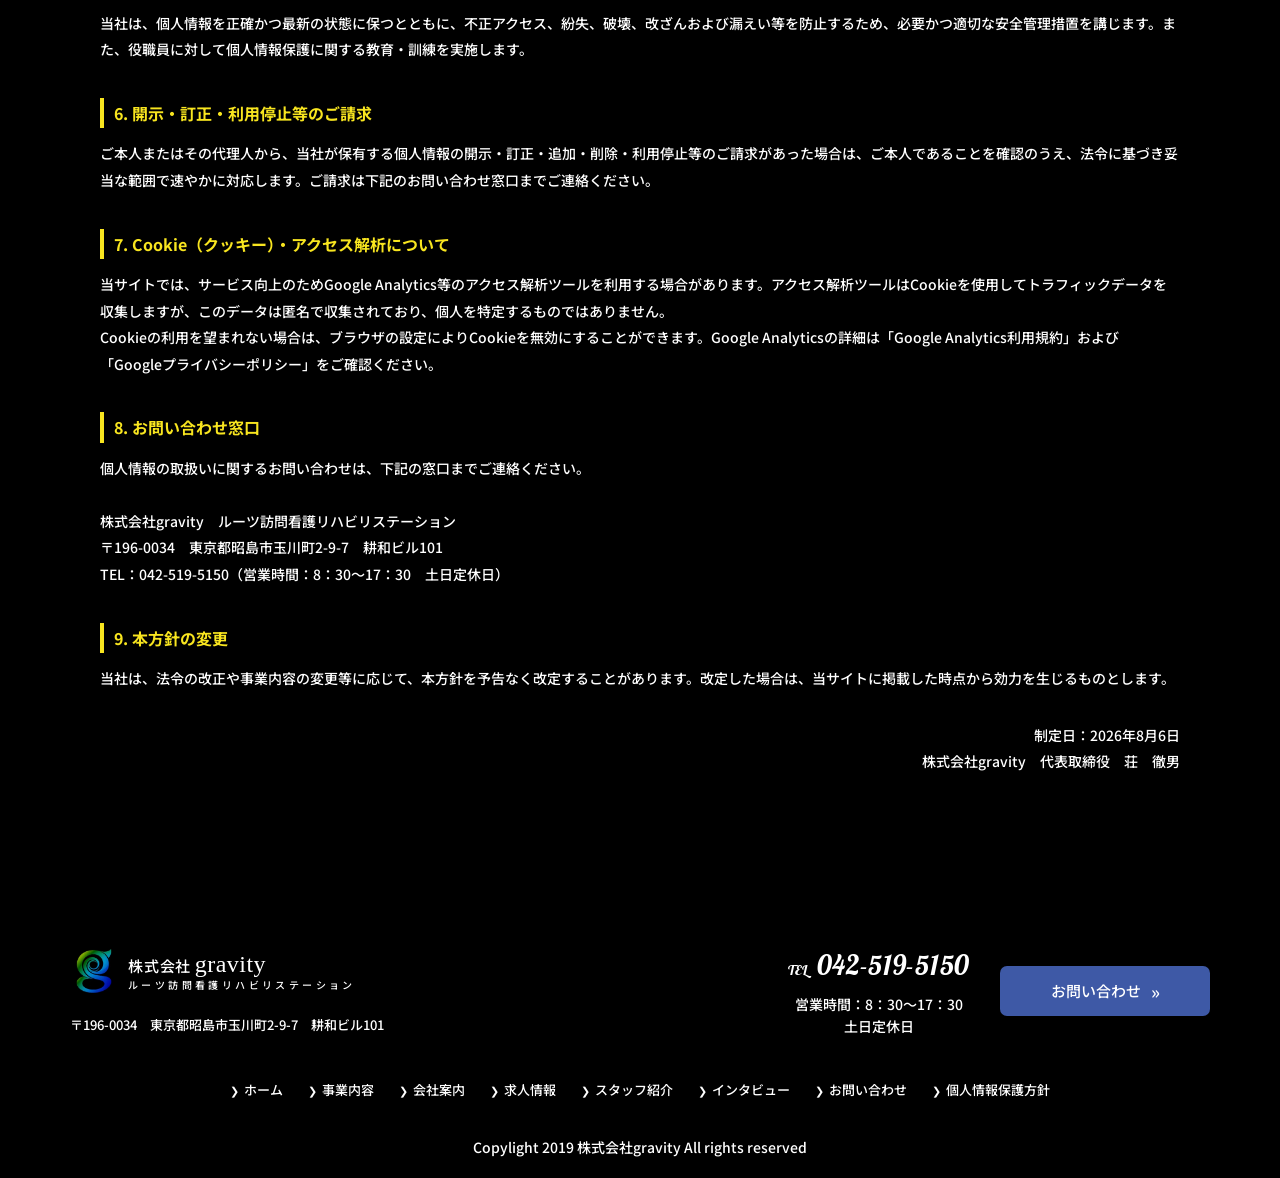
<file: privacy.html>
<!DOCTYPE html>
<html lang="ja">
<head>
	<meta charset="UTF-8">
	<title>個人情報保護方針｜株式会社gravity　ルーツ訪問看護リハビリステーション</title>
	<meta name="description" content="株式会社gravity（ルーツ訪問看護リハビリステーション）の個人情報保護方針です。個人情報の取得・利用目的・第三者提供・安全管理などについて定めています。">
	<meta name="viewport" content="width=device-width, initial-scale=1">
	<meta name="format-detection" content="telephone=no">
	<link rel="canonical" href="https://www.gravity2018.co.jp/privacy.html">

	<link rel="icon" href="favicon.ico">
	<link rel="apple-touch-icon" href="apple-touch-icon.png">
	<link rel="preconnect" href="https://fonts.googleapis.com">
	<link rel="preconnect" href="https://fonts.gstatic.com" crossorigin>
	<link href="https://fonts.googleapis.com/css2?family=Iceland&family=Noto+Sans+JP:wght@500;700&family=Pattaya&display=swap" rel="stylesheet">
	<link rel="stylesheet" href="css/style.css">
	<script src="js/site-config.js"></script>
</head>

<body data-page="privacy" class="privacy-page no-video">
	<div class="bg-poster" aria-hidden="true"></div>
	<div class="video_grad" aria-hidden="true"></div>

	<div class="site">
		<header id="site-header" class="site-header"><!-- js/include.js が描画 --></header>

		<main>
			<h1 class="sub"><span>Privacy Policy</span>個人情報保護方針</h1>

			<div class="container mb_cont">
				<div class="inner_contact">

					<p class="mb20">
						<span data-company="companyName">株式会社gravity</span>（ルーツ訪問看護リハビリステーション。以下「当社」といいます。）は、
						訪問看護・訪問リハビリテーション等の事業を行うにあたり、ご利用者様・ご家族様・お取引先様・求職者の皆様等の個人情報を取り扱っています。<br>
						当社は、個人情報保護の重要性を認識し、個人情報の保護に関する法律（個人情報保護法）、関係法令およびガイドラインを遵守するとともに、以下の方針に基づき個人情報を適切に取り扱います。
					</p>

					<h3 class="privacy-sec">1. 個人情報の取得について</h3>
					<p class="mb20">
						当社は、適法かつ公正な手段により個人情報を取得します。主な取得の場面は次のとおりです。
					</p>
					<ul class="privacy-list mb20">
						<li>訪問看護・訪問リハビリテーション等のサービス提供に関するご契約・ご相談時</li>
						<li>主治医・ケアマネジャー・医療機関・地域包括支援センター等の関係機関からのご紹介時</li>
						<li>ホームページのお問い合わせフォーム・お電話・FAX等によるお問い合わせ時</li>
						<li>採用へのご応募時</li>
					</ul>
					<p class="mb20">個人の利益を侵害する可能性が高い機微な情報（要配慮個人情報を含む）は、サービスの提供に必要な範囲において、ご本人の明確な同意がある場合または法令等の裏付けがある場合に限り取得します。</p>

					<h3 class="privacy-sec">2. 利用目的</h3>
					<p class="mb20">当社は、取得した個人情報を次の目的の範囲内で利用します。</p>
					<ul class="privacy-list mb20">
						<li>訪問看護・訪問リハビリテーション等のサービスの提供および請求事務のため</li>
						<li>主治医・ケアマネジャー等の関係機関との連携・情報共有のため（サービス提供に必要な範囲に限ります）</li>
						<li>お問い合わせ・ご相談への回答およびご連絡のため</li>
						<li>採用選考および採用に関するご連絡のため</li>
						<li>サービスの質の向上のための調査・分析のため</li>
						<li>法令等に基づく行政機関等への報告・届出のため</li>
					</ul>

					<h3 class="privacy-sec">3. 第三者への提供</h3>
					<p class="mb20">
						当社は、次の場合を除き、ご本人の同意なく個人情報を第三者に提供しません。
					</p>
					<ul class="privacy-list mb20">
						<li>法令に基づく場合</li>
						<li>人の生命、身体または財産の保護のために必要がある場合であって、ご本人の同意を得ることが困難であるとき</li>
						<li>公衆衛生の向上または児童の健全な育成の推進のために特に必要がある場合であって、ご本人の同意を得ることが困難であるとき</li>
						<li>国の機関もしくは地方公共団体またはその委託を受けた者が法令の定める事務を遂行することに対して協力する必要がある場合</li>
					</ul>
					<p class="mb20">なお、サービス提供のために必要な主治医・ケアマネジャー等の関係機関との連携は、あらかじめご契約時に同意をいただいた範囲で行います。</p>

					<h3 class="privacy-sec">4. 業務委託について</h3>
					<p class="mb20">
						当社は、業務の一部（システムの運用・保守等を含みます）を外部に委託する場合があります。その際は、個人情報を適切に取り扱う事業者を選定し、秘密保持・再委託の制限・事故時の責任分担・契約終了時の返却または消去等について契約で定め、適切に監督します。
					</p>

					<h3 class="privacy-sec">5. 安全管理措置</h3>
					<p class="mb20">
						当社は、個人情報を正確かつ最新の状態に保つとともに、不正アクセス、紛失、破壊、改ざんおよび漏えい等を防止するため、必要かつ適切な安全管理措置を講じます。また、役職員に対して個人情報保護に関する教育・訓練を実施します。
					</p>

					<h3 class="privacy-sec">6. 開示・訂正・利用停止等のご請求</h3>
					<p class="mb20">
						ご本人またはその代理人から、当社が保有する個人情報の開示・訂正・追加・削除・利用停止等のご請求があった場合は、ご本人であることを確認のうえ、法令に基づき妥当な範囲で速やかに対応します。ご請求は下記のお問い合わせ窓口までご連絡ください。
					</p>

					<h3 class="privacy-sec">7. Cookie（クッキー）・アクセス解析について</h3>
					<p class="mb20">
						当サイトでは、サービス向上のためGoogle Analytics等のアクセス解析ツールを利用する場合があります。アクセス解析ツールはCookieを使用してトラフィックデータを収集しますが、このデータは匿名で収集されており、個人を特定するものではありません。<br>
						Cookieの利用を望まれない場合は、ブラウザの設定によりCookieを無効にすることができます。Google Analyticsの詳細は「Google Analytics利用規約」および「Googleプライバシーポリシー」をご確認ください。
					</p>

					<h3 class="privacy-sec">8. お問い合わせ窓口</h3>
					<p class="mb20">
						個人情報の取扱いに関するお問い合わせは、下記の窓口までご連絡ください。<br><br>
						<span data-company="companyName">株式会社gravity</span>　ルーツ訪問看護リハビリステーション<br>
						〒<span data-company="zip">196-0034</span>　<span data-company="address">東京都昭島市玉川町2-9-7　耕和ビル101</span><br>
						TEL：<span data-company="tel">042-519-5150</span>（営業時間：<span data-company="hours">8：30～17：30</span>　<span data-company="holiday">土日定休日</span>）
					</p>

					<h3 class="privacy-sec">9. 本方針の変更</h3>
					<p class="mb20">
						当社は、法令の改正や事業内容の変更等に応じて、本方針を予告なく改定することがあります。改定した場合は、当サイトに掲載した時点から効力を生じるものとします。
					</p>

					<p class="privacy-date">
						制定日：2026年8月6日<br>
						株式会社gravity　代表取締役　<span data-company="representative">荘　徹男</span>
					</p>
				</div>
			</div>
		</main>

		<footer id="site-footer" class="site-footer"><!-- js/include.js が描画 --></footer>

		<p class="pagetop"><a href="#" aria-label="このページの先頭へ"><img src="optimized/images/pagetop.webp" width="44" height="43" alt="pagetop このページの先頭へ"></a></p>
	</div>

	<script src="js/data-source.js"></script>
	<script src="js/include.js"></script>
	<script src="js/render-privacy.js"></script>
	<script src="js/ui.js"></script>
</body>
</html>
</file>
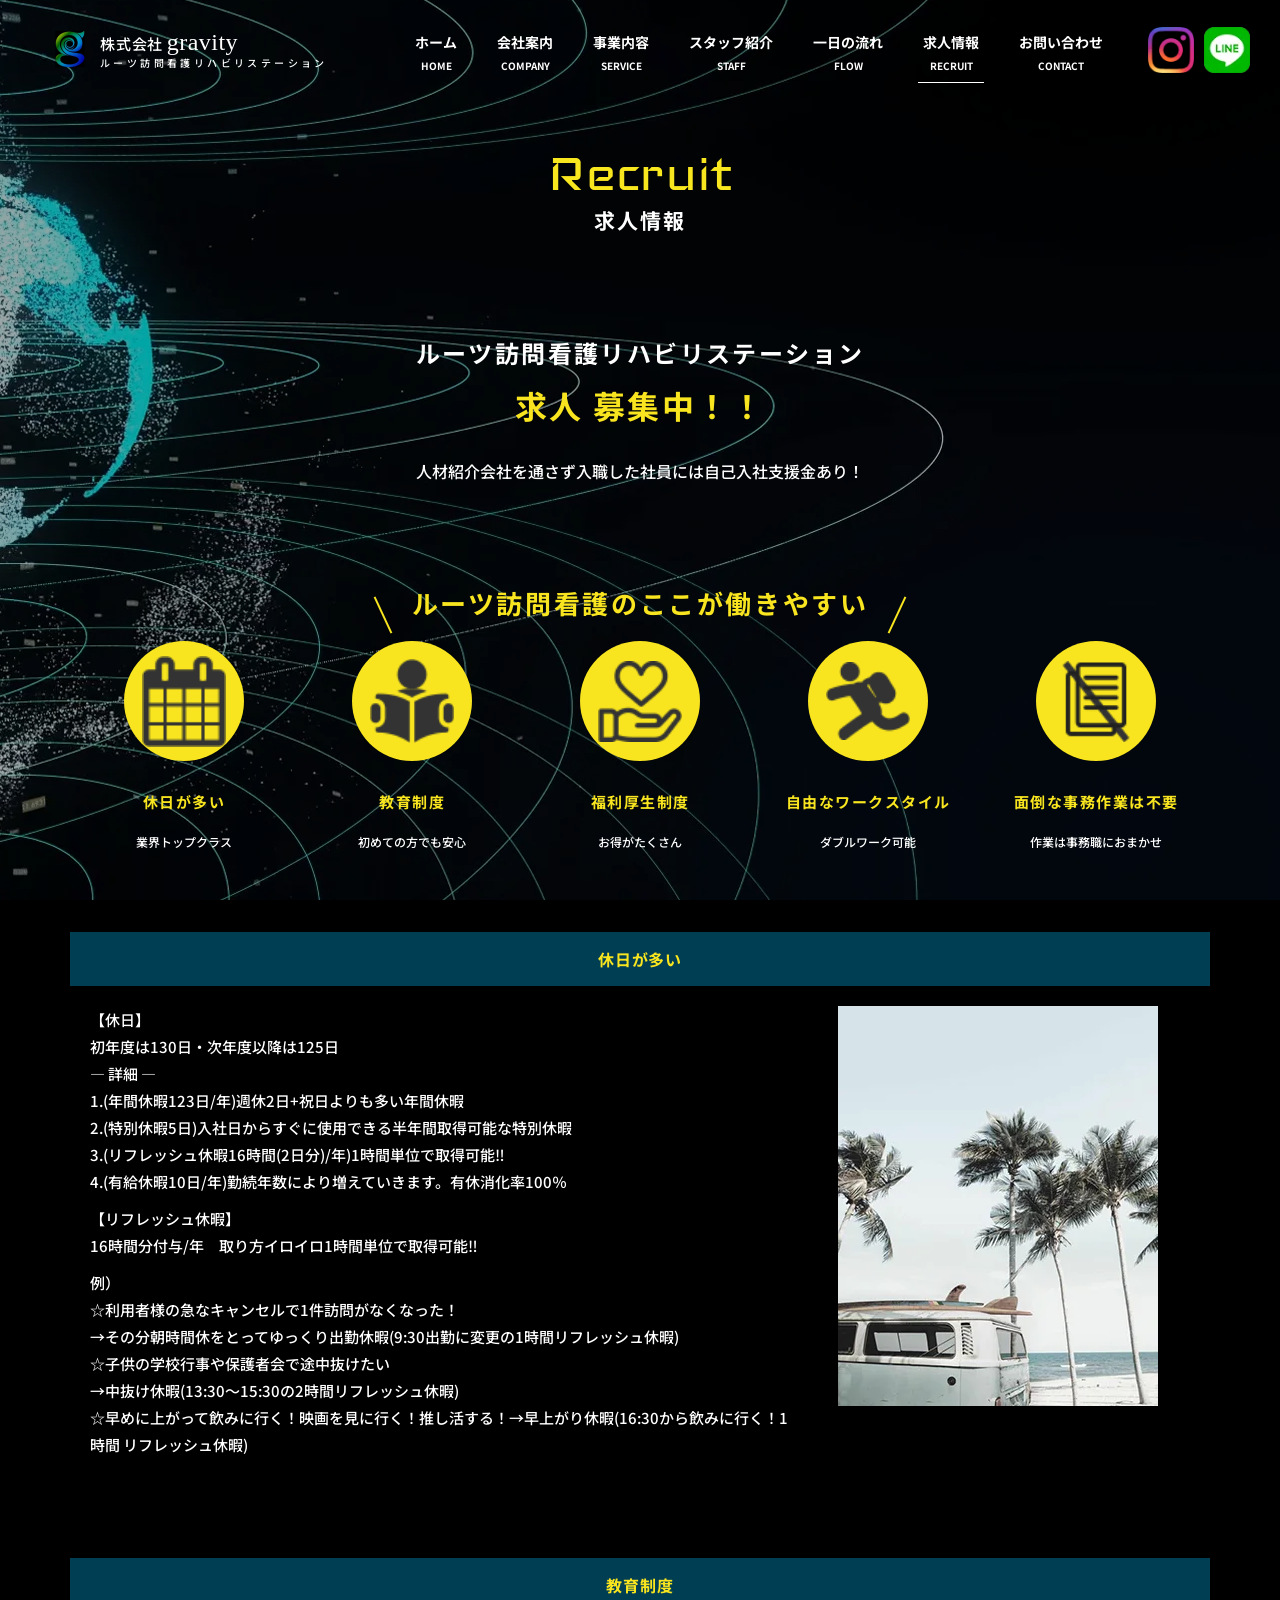
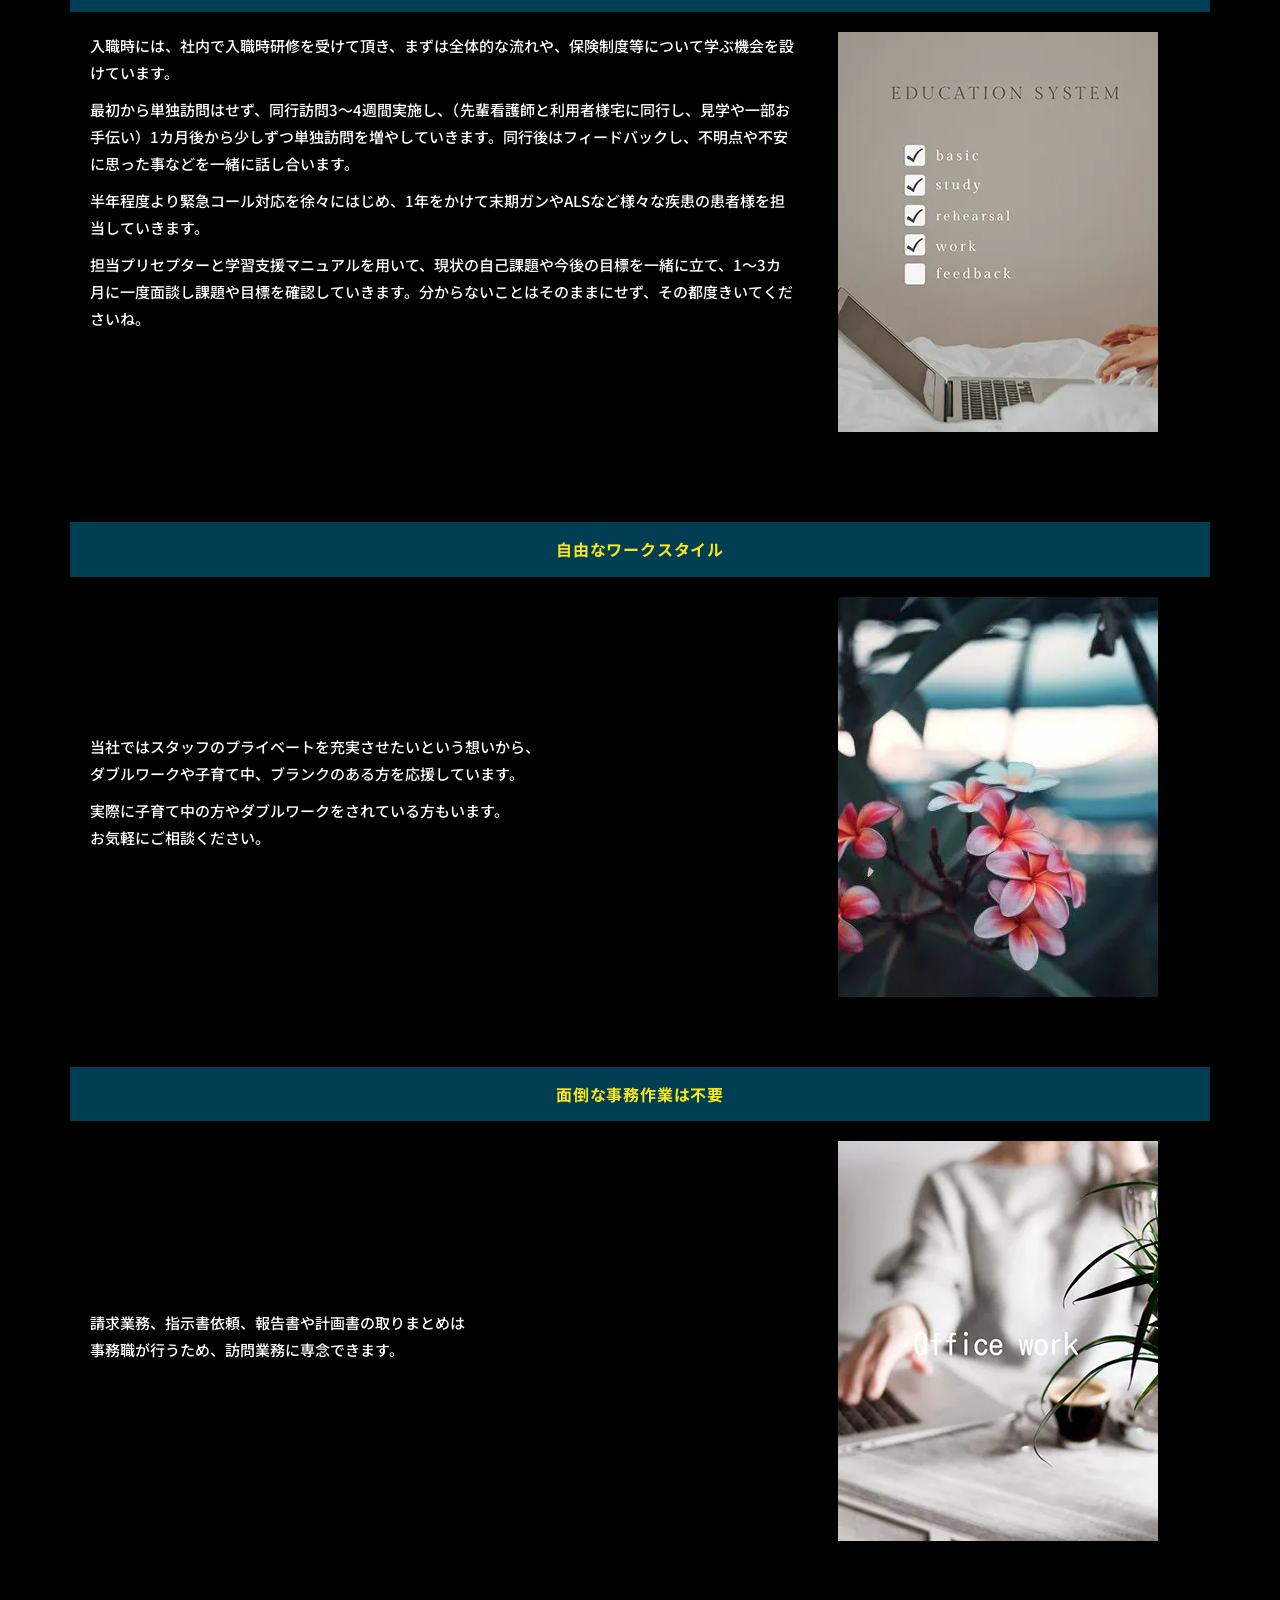
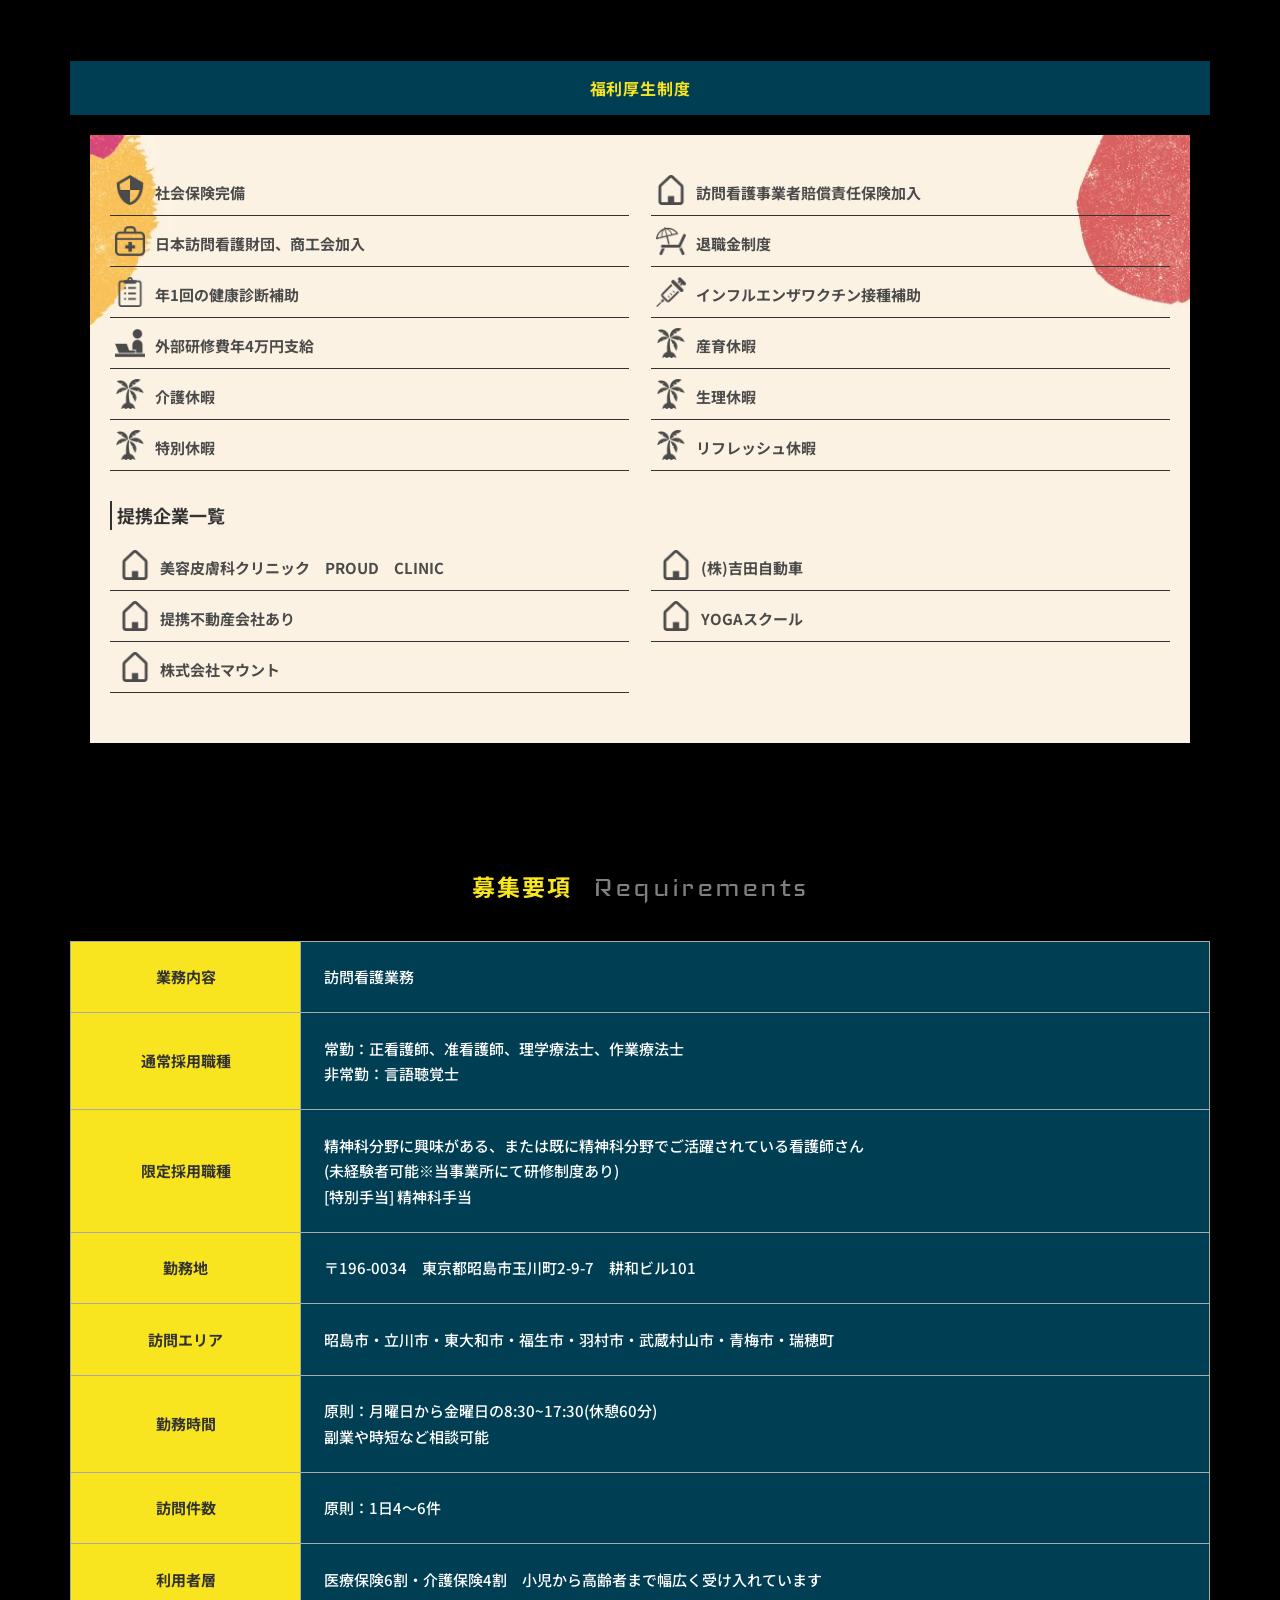
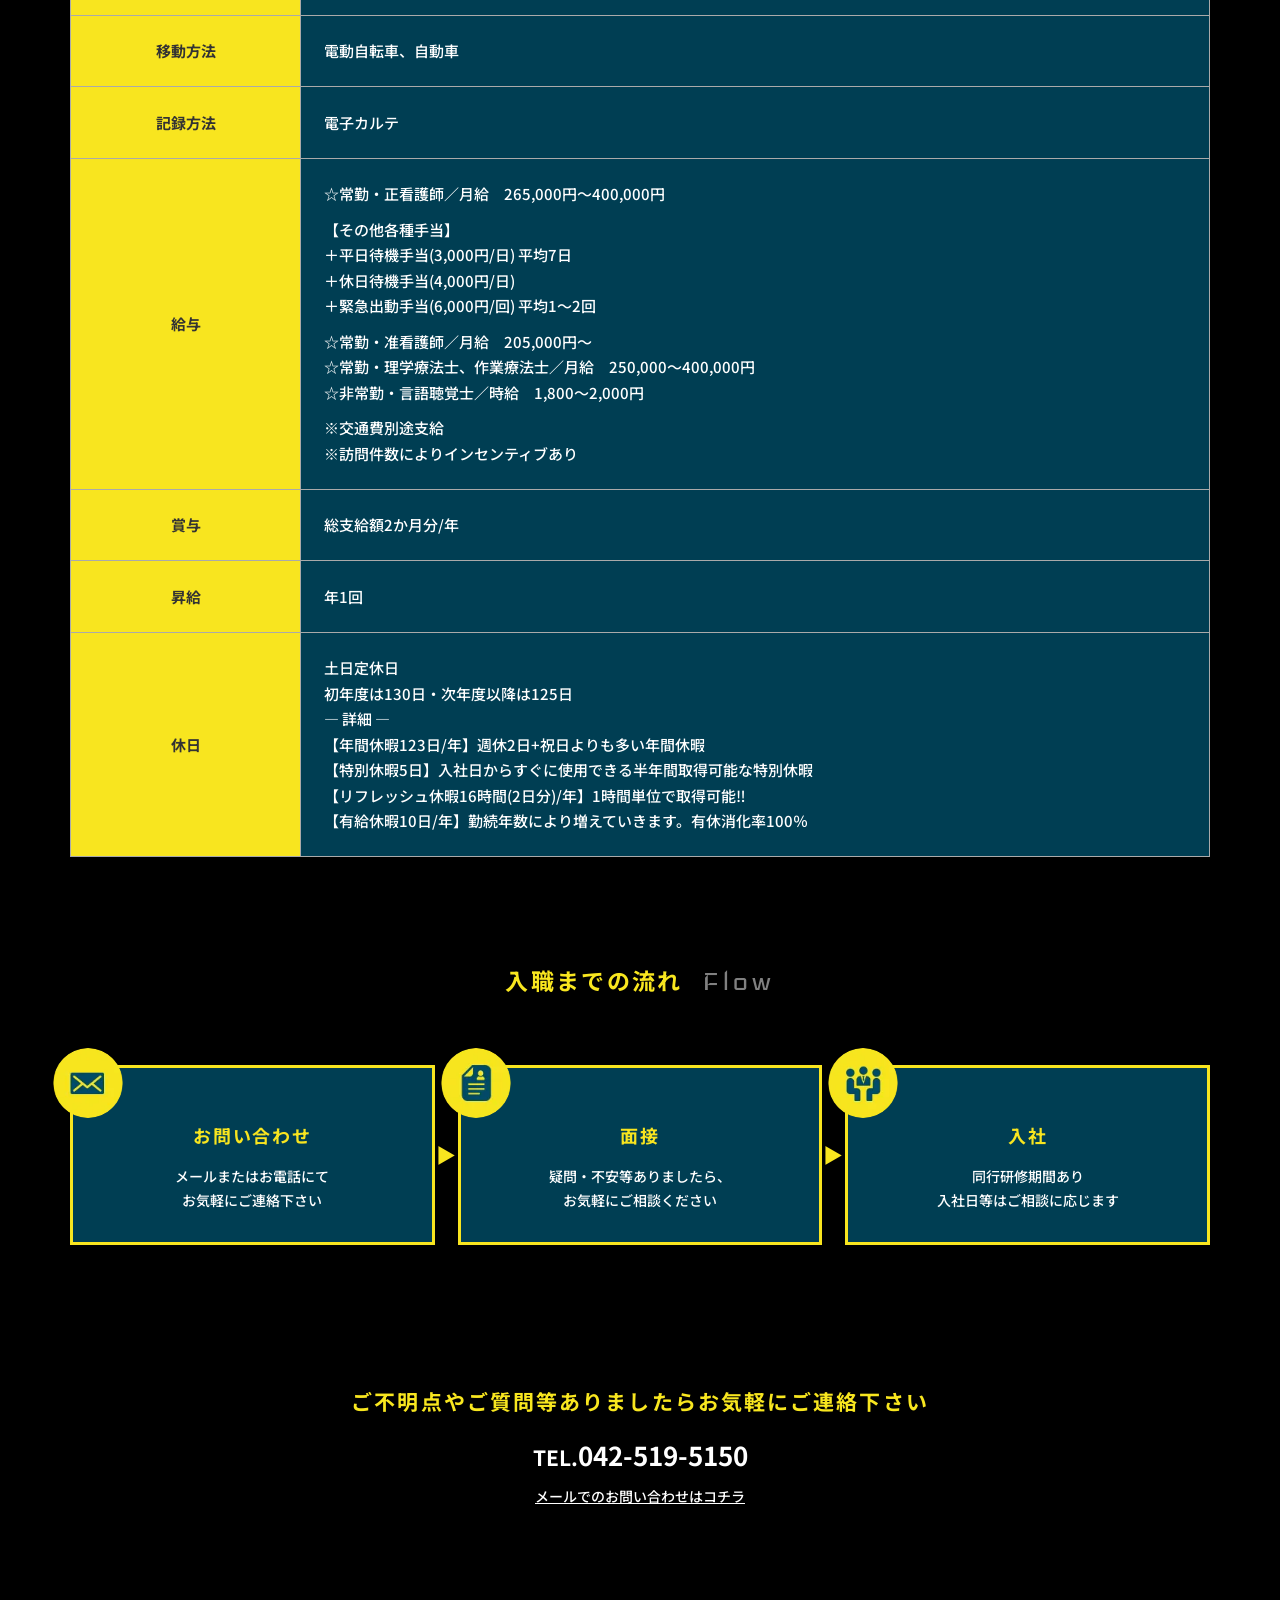
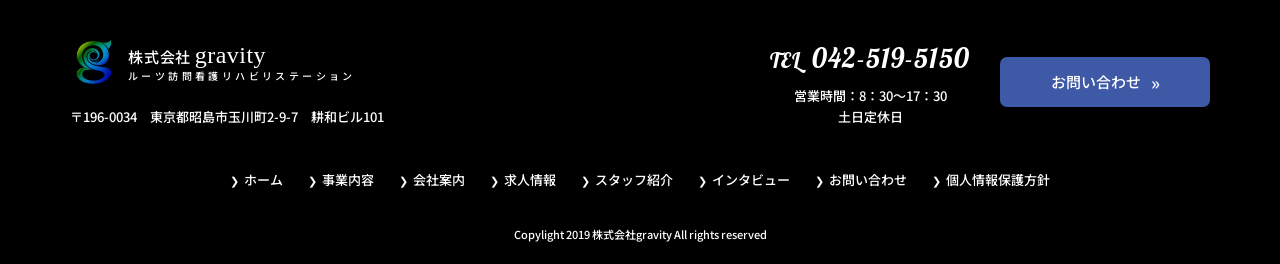
<file: recruit.html>
<!DOCTYPE html>
<html lang="ja">
<head>
	<meta charset="UTF-8">
	<title>求人情報｜株式会社gravity　ルーツ訪問看護リハビリステーション</title>
	<meta name="description" content="ルーツ訪問看護リハビリステーションでは訪問看護師の求人/採用を行っています。「働き方改革」を掲げ研修教育体制や福利厚生が充実。未経験から正社員,非常勤などどなたでも働きやすい環境です。">
	<meta name="viewport" content="width=device-width, initial-scale=1">
	<meta name="format-detection" content="telephone=no">
	<link rel="canonical" href="https://www.gravity2018.co.jp/recruit.html">

	<meta property="og:type" content="article">
	<meta property="og:url" content="https://www.gravity2018.co.jp/recruit.html">
	<meta property="og:title" content="求人情報｜ルーツ訪問看護リハビリステーション">
	<meta property="og:description" content="年間休日130日・充実の教育制度・福利厚生。ルーツ訪問看護リハビリステーションで一緒に働きませんか？">
	<meta property="og:site_name" content="ルーツ訪問看護リハビリステーション">
	<meta property="og:image" content="https://www.gravity2018.co.jp/ogp.png">
	<meta property="og:locale" content="ja_JP">
	<meta name="twitter:card" content="summary_large_image">

	<link rel="icon" href="favicon.ico">
	<link rel="apple-touch-icon" href="apple-touch-icon.png">
	<link rel="preconnect" href="https://fonts.googleapis.com">
	<link rel="preconnect" href="https://fonts.gstatic.com" crossorigin>
	<link href="https://fonts.googleapis.com/css2?family=Iceland&family=Noto+Sans+JP:wght@500;700&family=Pattaya&display=swap" rel="stylesheet">
	<link rel="stylesheet" href="css/style.css">
	<script src="js/site-config.js"></script>
</head>

<body data-page="recruit">
	<div class="bg-poster" aria-hidden="true"></div>
	<video id="bg-video" data-src="video/bg_movie.mp4" poster="optimized/images/bg_body.webp" muted loop playsinline autoplay preload="none" aria-hidden="true" tabindex="-1"></video>
	<div class="video_grad" aria-hidden="true"></div>

	<div class="site">
		<header id="site-header" class="site-header"><!-- js/include.js が描画 --></header>

		<main>
			<h1 class="sub"><span>Recruit</span>求人情報</h1>

			<div class="container mb_cont" id="recruit01">
				<p class="ttl_recruit01 mb10">ルーツ訪問看護<br class="sp-br">リハビリステーション<span>求人 募集中！！</span></p>
				<p class="text02"><span>人材紹介会社を通さず入職した社員には<br class="sp-br">自己入社支援金あり！</span></p>
			</div>

			<div class="container mb_cont">
				<div class="ttl_recruit02">
					<h3>ルーツ訪問看護の<br class="sp-br">ここが働きやすい</h3>
				</div>
				<div class="flex_recruit02 mb_cont2">
					<article class="recruit02">
						<a href="#recruit02_1">
							<p class="icon"><img src="optimized/images/icon_recruit02_1.webp" alt="休日が多い"></p>
							<h4>休日が多い</h4>
							<p class="text">業界トップクラス</p>
						</a>
					</article>
					<article class="recruit02">
						<a href="#recruit02_2">
							<p class="icon"><img src="optimized/images/icon_recruit02_2.webp" alt="教育制度"></p>
							<h4>教育制度</h4>
							<p class="text">初めての方でも安心</p>
						</a>
					</article>
					<article class="recruit02">
						<a href="#recruit02_5">
							<p class="icon"><img src="optimized/images/icon_recruit02_3.webp" alt="福利厚生制度"></p>
							<h4>福利厚生制度</h4>
							<p class="text">お得がたくさん</p>
						</a>
					</article>
					<article class="recruit02">
						<a href="#recruit02_3">
							<p class="icon"><img src="optimized/images/icon_recruit02_4.webp" alt="自由なワークスタイル"></p>
							<h4>自由なワークスタイル</h4>
							<p class="text">ダブルワーク可能</p>
						</a>
					</article>
					<article class="recruit02">
						<a href="#recruit02_4">
							<p class="icon"><img src="optimized/images/icon_recruit02_5.webp" alt="面倒な事務作業は不要"></p>
							<h4>面倒な事務作業は不要</h4>
							<p class="text">作業は事務職におまかせ</p>
						</a>
					</article>
				</div>

				<div class="mb_cont2" id="recruit02_1">
					<h4 class="recruit02">休日が多い</h4>
					<div class="inner_recruit02">
						<div class="flex_b center">
							<div class="cont100">
								<div class="flex_b mb20">
									<div class="cont64">
										<p class="text mb20">
											【休日】<br>
											初年度は130日・次年度以降は125日<br>
											― 詳細 ―<br>
											1.(年間休暇123日/年)週休2日+祝日よりも多い年間休暇<br>
											2.(特別休暇5日)入社日からすぐに使用できる半年間取得可能な特別休暇<br>
											3.(リフレッシュ休暇16時間(2日分)/年)1時間単位で取得可能‼<br>
											4.(有給休暇10日/年)勤続年数により増えていきます。有休消化率100％
										</p>
										<p class="text mb20">
											【リフレッシュ休暇】<br>
											16時間分付与/年　取り方イロイロ1時間単位で取得可能‼
										</p>
										<p class="text">
											例）<br>
											☆利用者様の急なキャンセルで1件訪問がなくなった！<br>
											→その分朝時間休をとってゆっくり出勤休暇(9:30出勤に変更の1時間リフレッシュ休暇)<br>
											☆子供の学校行事や保護者会で途中抜けたい<br>
											→中抜け休暇(13:30～15:30の2時間リフレッシュ休暇)<br>
											☆早めに上がって飲みに行く！映画を見に行く！推し活する！→早上がり休暇(16:30から飲みに行く！1時間 リフレッシュ休暇)
										</p>
									</div>
									<div class="cont32">
										<p><img src="optimized/images/pic_recruit02_1_4.webp" alt="業界トップクラスの年間休日" loading="lazy" decoding="async"></p>
									</div>
								</div>
							</div>
						</div>
					</div>
				</div>

				<div class="mb_cont2" id="recruit02_2">
					<h4 class="recruit02">教育制度</h4>
					<div class="inner_recruit02">
						<div class="flex_b center">
							<div class="cont100">
								<div class="flex_b mb20">
									<div class="cont64">
										<p class="text mb20">入職時には、社内で入職時研修を受けて頂き、まずは全体的な流れや、保険制度等について学ぶ機会を設けています。</p>
										<p class="text mb20">最初から単独訪問はせず、同行訪問3～4週間実施し、（先輩看護師と利用者様宅に同行し、見学や一部お手伝い）1カ月後から少しずつ単独訪問を増やしていきます。同行後はフィードバックし、不明点や不安に思った事などを一緒に話し合います。</p>
										<p class="text mb20">半年程度より緊急コール対応を徐々にはじめ、1年をかけて末期ガンやALSなど様々な疾患の患者様を担当していきます。</p>
										<p class="text">担当プリセプターと学習支援マニュアルを用いて、現状の自己課題や今後の目標を一緒に立て、1～3カ月に一度面談し課題や目標を確認していきます。分からないことはそのままにせず、その都度きいてくださいね。</p>
									</div>
									<div class="cont32">
										<p><img src="optimized/images/pic_recruit02_1_6.webp" alt="教育制度" loading="lazy" decoding="async"></p>
									</div>
								</div>
							</div>
						</div>
					</div>
				</div>

				<div class="mb_cont2" id="recruit02_3">
					<div class="cont100">
						<h4 class="recruit02">自由なワークスタイル</h4>
						<div class="inner_recruit02">
							<div class="flex_b center reverse_sp">
								<div class="cont64">
									<p class="text mb20">当社ではスタッフのプライベートを充実させたいという想いから、<br>
										ダブルワークや子育て中、ブランクのある方を応援しています。</p>
									<p class="text mb0">
										実際に子育て中の方やダブルワークをされている方もいます。<br>
										お気軽にご相談ください。</p>
								</div>
								<div class="cont32">
									<p><img src="optimized/images/bg_recruit02_2.webp" alt="" loading="lazy" decoding="async"></p>
								</div>
							</div>
						</div>
					</div>
				</div>

				<div class="mb_cont2" id="recruit02_4">
					<div class="flexBox_c">
						<div class="cont100">
							<h4 class="recruit02">面倒な事務作業は不要</h4>
							<div class="inner_recruit02">
								<div class="flex_b center reverse_sp mb_cont2">
									<div class="cont64">
										<p class="text mb0">
											請求業務、指示書依頼、報告書や計画書の取りまとめは<br class="br-pc">
											事務職が行うため、訪問業務に専念できます。
										</p>
									</div>
									<div class="cont32">
										<p><img src="optimized/images/pic_recruit02_1_7.webp" alt="教育制度" loading="lazy" decoding="async"></p>
									</div>
								</div>
							</div>
						</div>
					</div>
				</div>

				<div class="mb_cont2" id="recruit02_5">
					<h4 class="recruit02">福利厚生制度</h4>
					<div class="inner_recruit02">
						<div class="bg_recruit02_3">
							<div class="flex_b center">
								<div class="cont100">
									<ul class="flex_b wrap recruit_list mb30">
										<li><img src="optimized/images/recruit_list_Icon01.webp" alt=""><p>社会保険完備</p></li>
										<li><img src="optimized/images/recruit_list_Icon02.webp" alt=""><p>訪問看護事業者賠償責任保険加入</p></li>
										<li><img src="optimized/images/recruit_list_Icon03.webp" alt=""><p>日本訪問看護財団、商工会加入</p></li>
										<li><img src="optimized/images/recruit_list_Icon04.webp" alt=""><p>退職金制度</p></li>
										<li><img src="optimized/images/recruit_list_Icon05.webp" alt=""><p>年1回の健康診断補助</p></li>
										<li><img src="optimized/images/recruit_list_Icon06.webp" alt=""><p>インフルエンザワクチン接種補助</p></li>
										<li><img src="optimized/images/recruit_list_Icon07.webp" alt=""><p>外部研修費年4万円支給</p></li>
										<li><img src="optimized/images/recruit_list_Icon08.webp" alt=""><p>産育休暇</p></li>
										<li><img src="optimized/images/recruit_list_Icon08.webp" alt=""><p>介護休暇</p></li>
										<li><img src="optimized/images/recruit_list_Icon08.webp" alt=""><p>生理休暇</p></li>
										<li><img src="optimized/images/recruit_list_Icon08.webp" alt=""><p>特別休暇</p></li>
										<li><img src="optimized/images/recruit_list_Icon08.webp" alt=""><p>リフレッシュ休暇</p></li>
									</ul>

									<h5 class="titleH5-2"><b>提携企業一覧</b></h5>

									<ul class="flex_b wrap recruit_list02 mb20">
										<li><img src="optimized/images/recruit_list_Icon02.webp" alt=""><a href="https://proudclinic.co.jp/" target="_blank" rel="noopener" class="teikei"><span>美容皮膚科クリニック　PROUD　CLINIC</span></a></li>
										<li><img src="optimized/images/recruit_list_Icon02.webp" alt=""><a href="https://www.google.co.jp/maps/place/%E3%80%92190-1204+%E6%9D%B1%E4%BA%AC%E9%83%BD%E8%A5%BF%E5%A4%9A%E6%91%A9%E9%83%A1%E7%91%9E%E7%A9%82%E7%94%BA%E5%A4%A7%E5%AD%97%E5%AF%8C%E5%A3%AB%E5%B1%B1%E6%A0%97%E5%8E%9F%E6%96%B0%E7%94%B0%EF%BC%91%EF%BC%94%EF%BC%92/@35.7912501,139.3416987,17z/data=!4m5!3m4!1s0x601920c1063e51cf:0x3983d725c9cb8b13!8m2!3d35.7917505!4d139.3420206" target="_blank" rel="noopener" class="teikei"><span>(株)吉田自動車</span></a></li>
										<li><img src="optimized/images/recruit_list_Icon02.webp" alt=""><a href="https://mount-inc.com/" target="_blank" rel="noopener" class="teikei"><span>提携不動産会社あり</span></a></li>
										<li><img src="optimized/images/recruit_list_Icon02.webp" alt=""><a href="https://www.instagram.com/sen.chisato/" target="_blank" rel="noopener" class="teikei"><span>YOGAスクール</span></a></li>
										<li><img src="optimized/images/recruit_list_Icon02.webp" alt=""><a href="https://mount-inc.com/" target="_blank" rel="noopener" class="teikei"><span>株式会社マウント</span></a></li>
									</ul>
								</div>
							</div>
						</div>
					</div>
				</div>
			</div>

			<div class="container mb_cont">
				<h3 class="sub">募集要項<span>Requirements</span></h3>
				<!-- js/render-recruit.js が data/recruit.json から描画 (職種が増えた場合はjobs配列に追加) -->
				<div id="recruit-requirements"></div>
			</div>

			<div class="container mb_cont">
				<h3 class="sub">入職までの流れ<span>Flow</span></h3>
				<div class="flex_b">
					<article class="flow">
						<h4>お問い合わせ</h4>
						<p class="text">メールまたはお電話にて<br>お気軽にご連絡下さい </p>
					</article>
					<article class="flow">
						<h4>面接</h4>
						<p class="text">疑問・不安等ありましたら、<br>お気軽にご相談ください</p>
					</article>
					<article class="flow">
						<h4>入社</h4>
						<p class="text">同行研修期間あり<br>入社日等はご相談に応じます</p>
					</article>
				</div>
			</div>

			<div class="container contact_sub mb_cont">
				<h3>ご不明点やご質問等ありましたらお気軽にご連絡下さい</h3>
				<p class="tel">TEL.<a href="tel:0425195150">042-519-5150</a></p>
				<p class="text"><a href="contact.html" class="underline">メールでのお問い合わせはコチラ</a></p>
			</div>
		</main>

		<footer id="site-footer" class="site-footer"><!-- js/include.js が描画 --></footer>

		<p class="pagetop"><a href="#" aria-label="このページの先頭へ"><img src="optimized/images/pagetop.webp" width="44" height="43" alt="pagetop このページの先頭へ"></a></p>
	</div>

	<script src="js/data-source.js"></script>
	<script src="js/include.js"></script>
	<script src="js/render-recruit.js"></script>
	<script src="js/ui.js"></script>
</body>
</html>
</file>
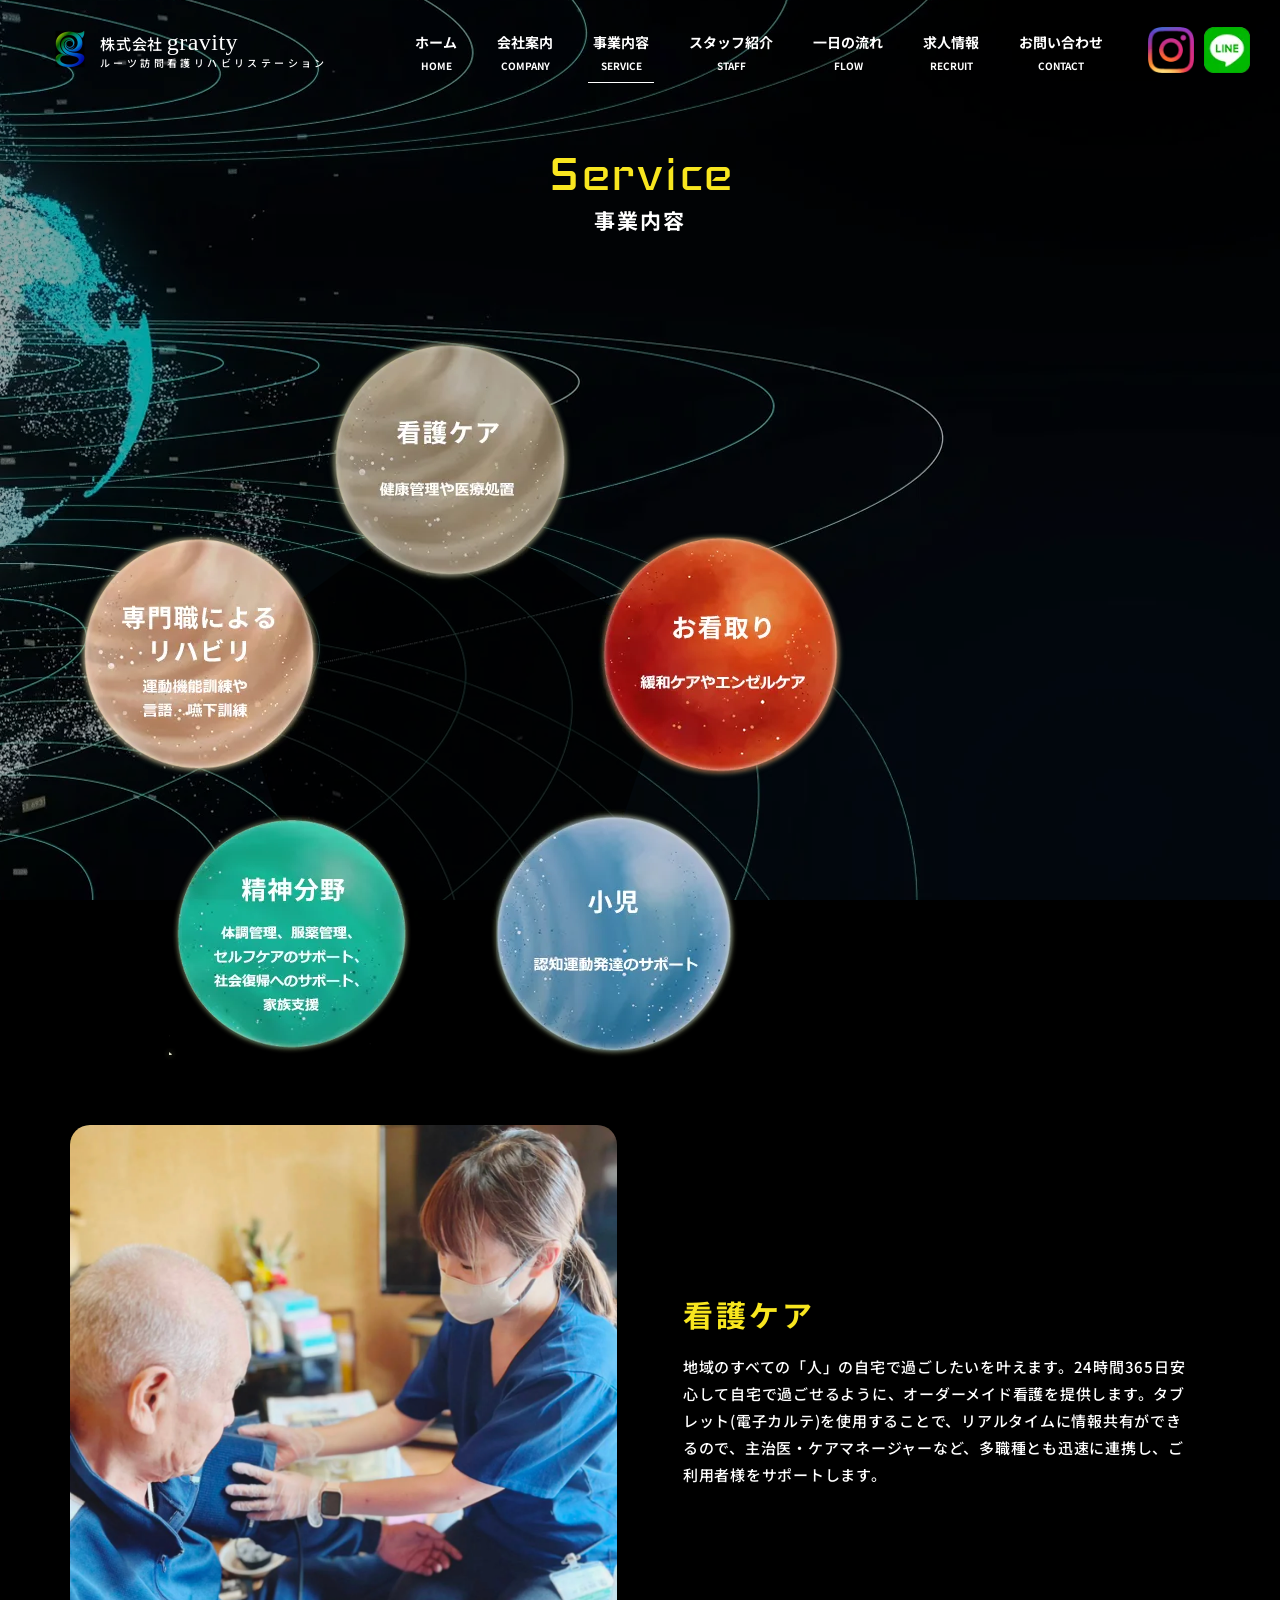
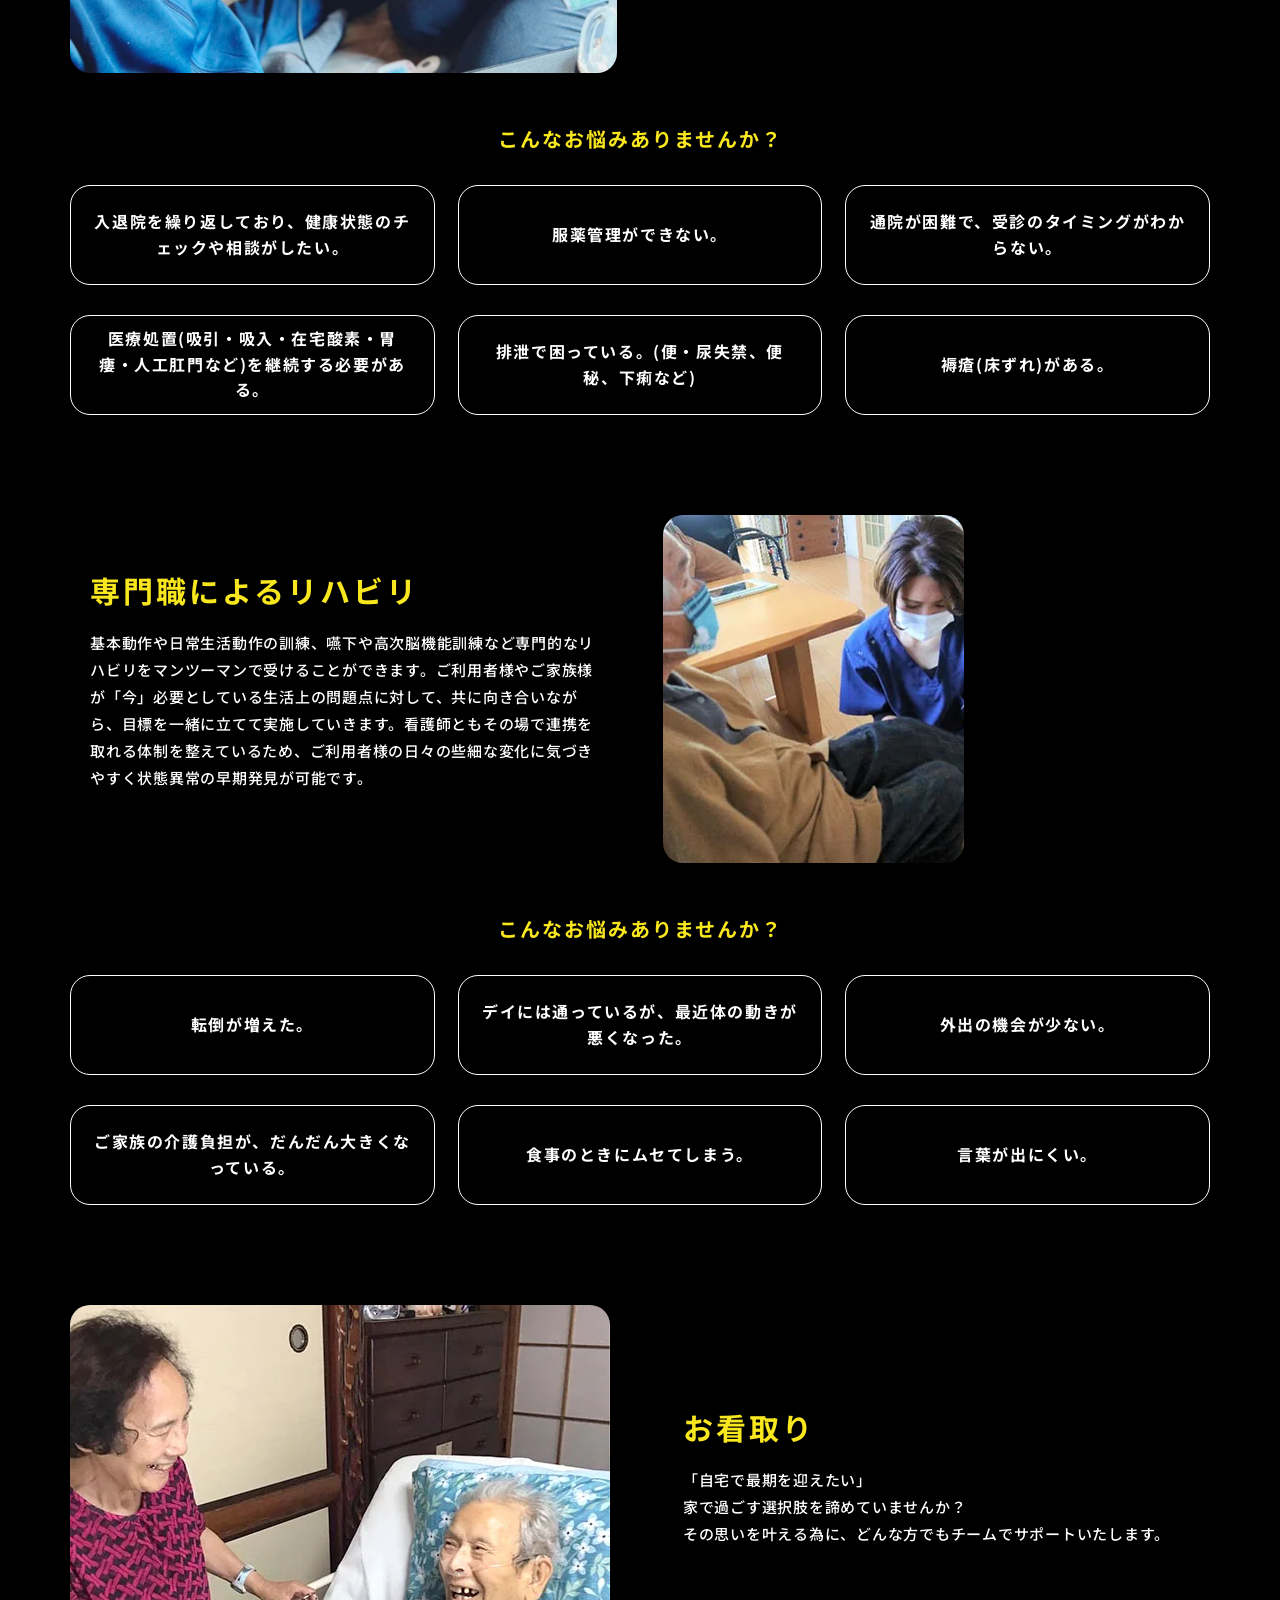
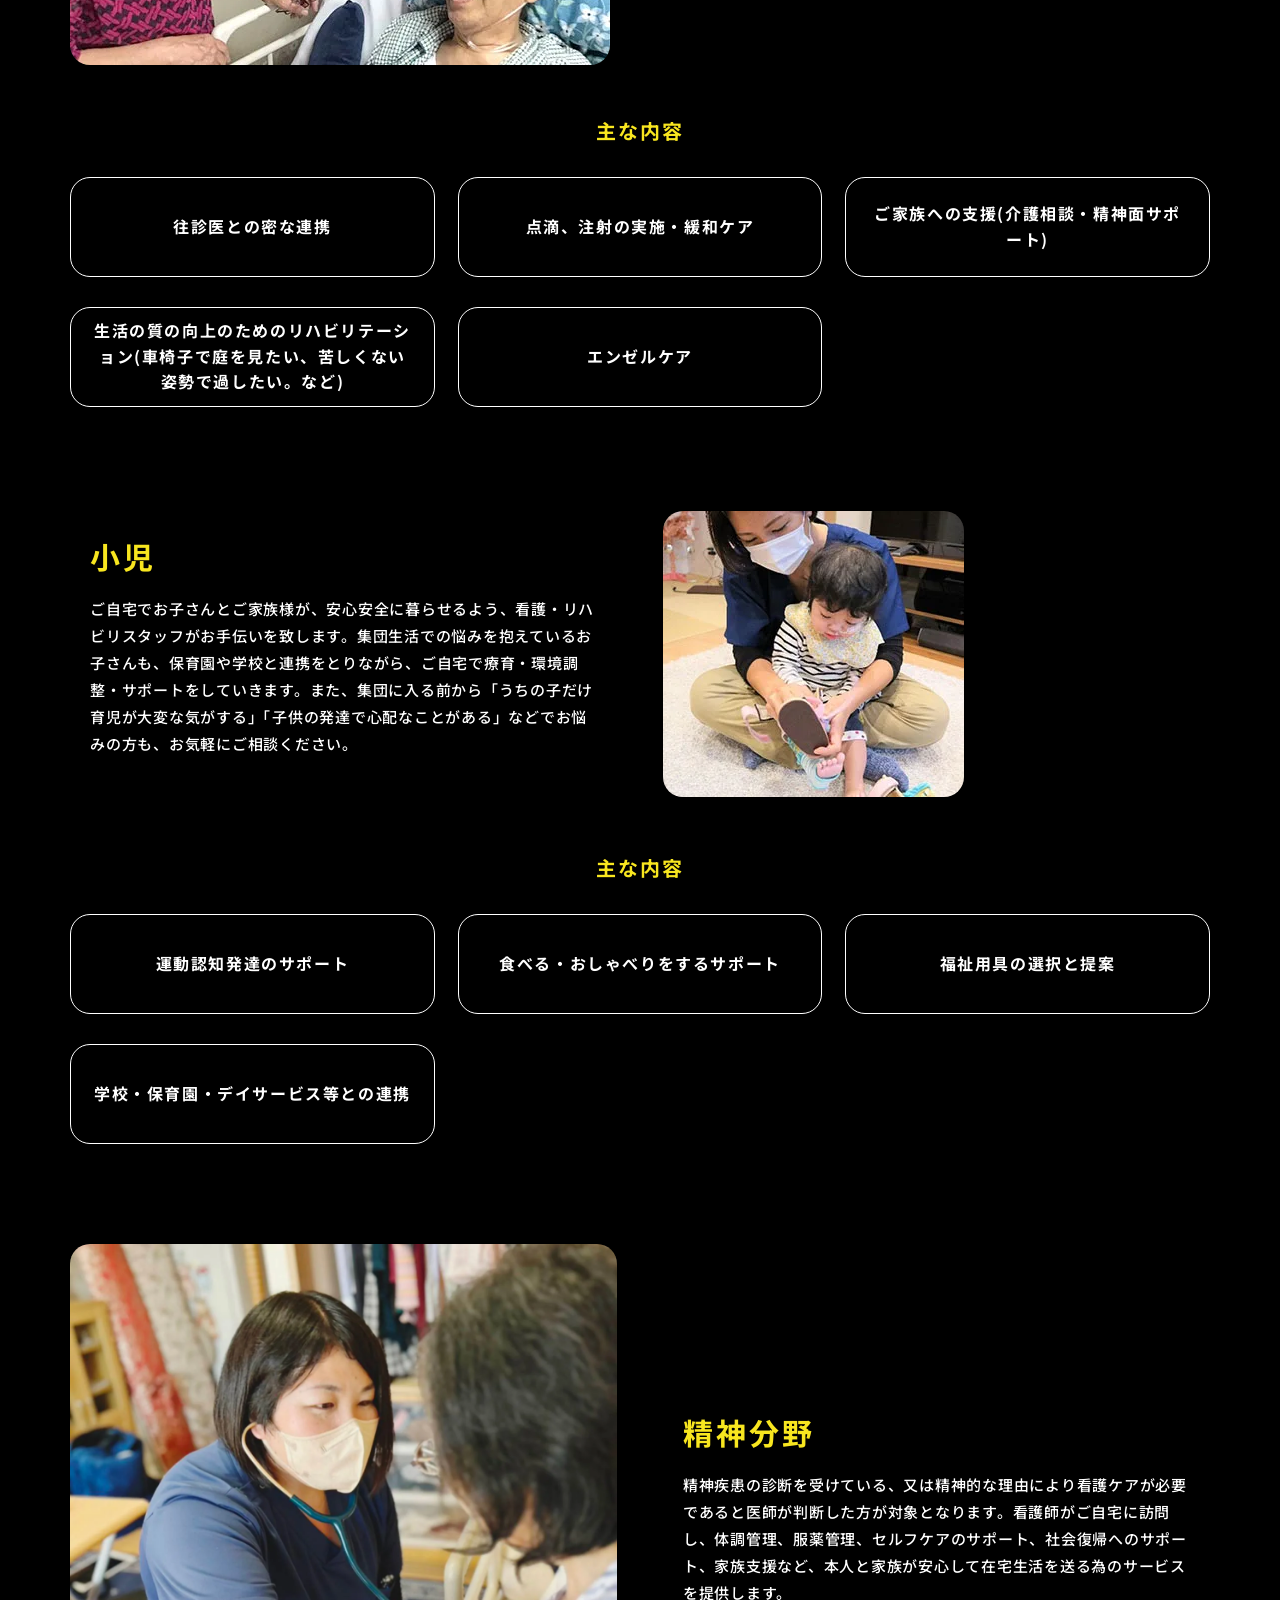
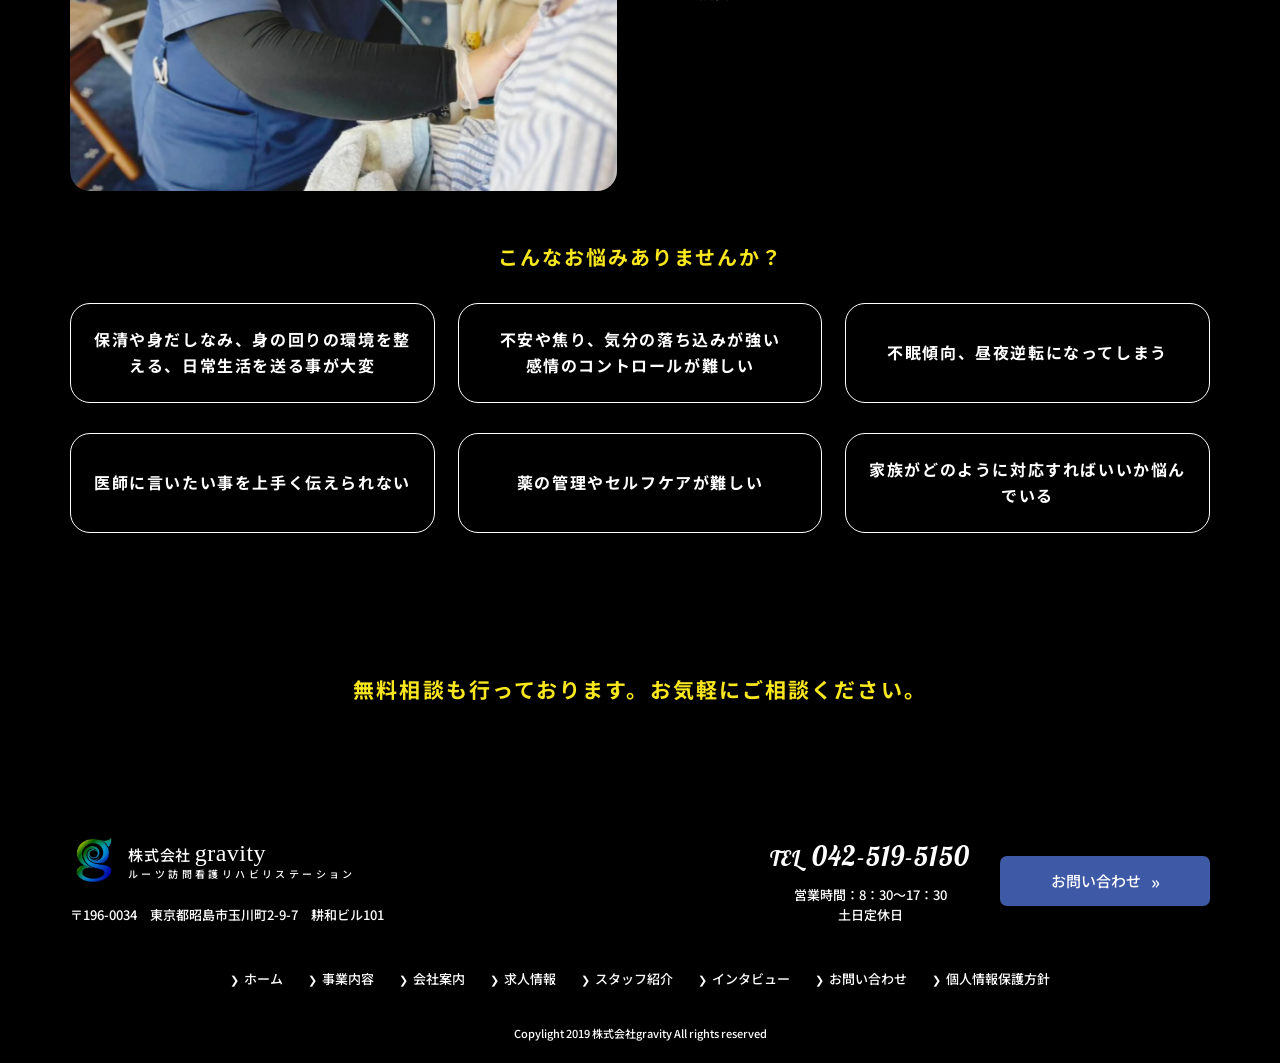
<file: service.html>
<!DOCTYPE html>
<html lang="ja">
<head>
	<meta charset="UTF-8">
	<title>サービス案内｜株式会社gravity　ルーツ訪問看護リハビリステーション</title>
	<meta name="description" content="ルーツ訪問看護リハビリステーションの「サービス内容」紹介ページ。ルーツでよかった!と感じてもらえるよう、一件一件訪問させていただきます。ルーツは、住み慣れた自宅でのケアを訪問看護でサポートします!">
	<meta name="viewport" content="width=device-width, initial-scale=1">
	<meta name="format-detection" content="telephone=no">
	<link rel="canonical" href="https://www.gravity2018.co.jp/service.html">

	<meta property="og:type" content="article">
	<meta property="og:url" content="https://www.gravity2018.co.jp/service.html">
	<meta property="og:title" content="サービス案内｜ルーツ訪問看護リハビリステーション">
	<meta property="og:description" content="看護ケア・専門職によるリハビリ・お看取り・小児・精神分野。無料相談も行っております。">
	<meta property="og:site_name" content="ルーツ訪問看護リハビリステーション">
	<meta property="og:image" content="https://www.gravity2018.co.jp/ogp.png">
	<meta property="og:locale" content="ja_JP">
	<meta name="twitter:card" content="summary_large_image">

	<link rel="icon" href="favicon.ico">
	<link rel="apple-touch-icon" href="apple-touch-icon.png">
	<link rel="preconnect" href="https://fonts.googleapis.com">
	<link rel="preconnect" href="https://fonts.gstatic.com" crossorigin>
	<link href="https://fonts.googleapis.com/css2?family=Iceland&family=Noto+Sans+JP:wght@500;700&family=Pattaya&display=swap" rel="stylesheet">
	<link rel="stylesheet" href="css/style.css">
	<script src="js/site-config.js"></script>
</head>

<body data-page="service">
	<div class="bg-poster" aria-hidden="true"></div>
	<video id="bg-video" data-src="video/bg_movie.mp4" poster="optimized/images/bg_body.webp" muted loop playsinline autoplay preload="none" aria-hidden="true" tabindex="-1"></video>
	<div class="video_grad" aria-hidden="true"></div>

	<div class="site">
		<header id="site-header" class="site-header"><!-- js/include.js が描画 --></header>

		<main>
			<h1 class="sub"><span>Service</span>事業内容</h1>

			<div class="container mb_service">
				<p class="pc-only mb_cont2"><img src="optimized/images/pic_service01.webp" alt="ルーツ訪問看護リハビリステーションのサービス　看護～日常生活動作や体操など介助方法の相談・指導　STリハビリステーション～言語訓練や嚥下訓練など　PT・OTリハビリステーション～運動機能訓練や福祉用具の提案　小児～小児への対応やまちの保健室としての役割"></p>
				<p class="sp-only mb_cont2"><img src="optimized/images/pic_service01_sp.webp" alt="ルーツ訪問看護リハビリステーションのサービス　看護～日常生活動作や体操など介助方法の相談・指導　STリハビリステーション～言語訓練や嚥下訓練など　PT・OTリハビリステーション～運動機能訓練や福祉用具の提案　小児～小児への対応やまちの保健室としての役割"></p>

				<div id="service01_3" class="mb_service">
					<div class="flex_b center mb_cont2">
						<div class="cont48">
							<p class="br20"><img src="optimized/images/pic_service01_3.webp" alt="看護ケア" loading="lazy" decoding="async"></p>
						</div>
						<div class="cont48">
							<div class="inner_service01">
								<h2 class="service01">看護ケア</h2>
								<p class="text lh2 mb20">地域のすべての「人」の自宅で過ごしたいを叶えます。24時間365日安心して自宅で過ごせるように、オーダーメイド看護を提供します。タブレット(電子カルテ)を使用することで、リアルタイムに情報共有ができるので、主治医・ケアマネージャーなど、多職種とも迅速に連携し、ご利用者様をサポートします。</p>
							</div>
						</div>
					</div>
					<h3 class="service02 text_yellow">こんなお悩みありませんか？</h3>
					<div class="flex_s wrap">
						<ul class="service01">
							<li>入退院を繰り返しており、健康状態のチェックや相談がしたい。</li>
							<li>服薬管理ができない。</li>
							<li>通院が困難で、受診のタイミングがわからない。</li>
							<li>医療処置(吸引・吸入・在宅酸素・胃瘻・人工肛門など)を継続する必要がある。</li>
							<li>排泄で困っている。(便・尿失禁、便秘、下痢など)</li>
							<li>褥瘡(床ずれ)がある。</li>
						</ul>
					</div>
				</div>

				<div id="service01_2" class="mb_service">
					<div class="flex_b center mb_cont2">
						<div class="cont48">
							<div class="inner_service01">
								<h2 class="service01">専門職によるリハビリ</h2>
								<p class="text lh2 mb20">基本動作や日常生活動作の訓練、嚥下や高次脳機能訓練など専門的なリハビリをマンツーマンで受けることができます。ご利用者様やご家族様が「今」必要としている生活上の問題点に対して、共に向き合いながら、目標を一緒に立てて実施していきます。看護師ともその場で連携を取れる体制を整えているため、ご利用者様の日々の些細な変化に気づきやすく状態異常の早期発見が可能です。</p>
							</div>
						</div>
						<div class="cont48">
							<p class="br20"><img src="optimized/images/pic_service01_2.webp" alt="専門職によるリハビリ" loading="lazy" decoding="async"></p>
						</div>
					</div>
					<h3 class="service02 text_yellow">こんなお悩みありませんか？</h3>
					<div class="flex_s wrap">
						<ul class="service01">
							<li>転倒が増えた。</li>
							<li>デイには通っているが、最近体の動きが悪くなった。</li>
							<li>外出の機会が少ない。</li>
							<li>ご家族の介護負担が、だんだん大きくなっている。</li>
							<li>食事のときにムセてしまう。</li>
							<li>言葉が出にくい。</li>
						</ul>
					</div>
				</div>

				<div id="service01_4" class="mb_service">
					<div class="flex_b center mb_cont2">
						<div class="cont48">
							<p class="br20"><img src="optimized/images/pic_service01_4.webp" alt="お看取り" loading="lazy" decoding="async"></p>
						</div>
						<div class="cont48">
							<div class="inner_service01">
								<h2 class="service01">お看取り</h2>
								<p class="text lh2 mb20">「自宅で最期を迎えたい」<br>
									家で過ごす選択肢を諦めていませんか？<br>
									その思いを叶える為に、どんな方でもチームでサポートいたします。</p>
							</div>
						</div>
					</div>
					<h3 class="service02 text_yellow">主な内容</h3>
					<div class="flex_s wrap">
						<ul class="service01">
							<li>往診医との密な連携</li>
							<li>点滴、注射の実施・緩和ケア</li>
							<li>ご家族への支援(介護相談・精神面サポート)</li>
							<li>生活の質の向上のためのリハビリテーション(車椅子で庭を見たい、苦しくない姿勢で過したい。など)</li>
							<li>エンゼルケア</li>
						</ul>
					</div>
				</div>

				<div id="service01_1" class="mb_service">
					<div class="flex_b center mb_cont2">
						<div class="cont48">
							<div class="inner_service01">
								<h2 class="service01">小児</h2>
								<p class="text lh2 mb20">ご自宅でお子さんとご家族様が、安心安全に暮らせるよう、看護・リハビリスタッフがお手伝いを致します。集団生活での悩みを抱えているお子さんも、保育園や学校と連携をとりながら、ご自宅で療育・環境調整・サポートをしていきます。また、集団に入る前から「うちの子だけ育児が大変な気がする」「子供の発達で心配なことがある」などでお悩みの方も、お気軽にご相談ください。</p>
							</div>
						</div>
						<div class="cont48">
							<p class="br20"><img src="optimized/images/pic_service01_1.webp" alt="小児" loading="lazy" decoding="async"></p>
						</div>
					</div>
					<h3 class="service02 text_yellow">主な内容</h3>
					<div class="flex_s wrap">
						<ul class="service01">
							<li>運動認知発達のサポート</li>
							<li>食べる・おしゃべりをするサポート</li>
							<li>福祉用具の選択と提案</li>
							<li>学校・保育園・デイサービス等との連携</li>
						</ul>
					</div>
				</div>

				<div id="service01_seisin" class="mb_service">
					<div class="flex_b center mb_cont2">
						<div class="cont48">
							<p class="br20"><img src="optimized/images/pic_service01_syouni.webp" alt="精神分野" loading="lazy" decoding="async"></p>
						</div>
						<div class="cont48">
							<div class="inner_service01">
								<h2 class="service01">精神分野</h2>
								<p class="text lh2 mb20">精神疾患の診断を受けている、又は精神的な理由により看護ケアが必要であると医師が判断した方が対象となります。看護師がご自宅に訪問し、体調管理、服薬管理、セルフケアのサポート、社会復帰へのサポート、家族支援など、本人と家族が安心して在宅生活を送る為のサービスを提供します。</p>
							</div>
						</div>
					</div>
					<h3 class="service02 text_yellow">こんなお悩みありませんか？</h3>
					<div class="flex_s wrap">
						<ul class="service01">
							<li>保清や身だしなみ、身の回りの環境を整える、日常生活を送る事が大変</li>
							<li>不安や焦り、気分の落ち込みが強い<br>感情のコントロールが難しい</li>
							<li>不眠傾向、昼夜逆転になってしまう</li>
							<li>医師に言いたい事を上手く伝えられない</li>
							<li>薬の管理やセルフケアが難しい</li>
							<li>家族がどのように対応すればいいか悩んでいる</li>
						</ul>
					</div>
				</div>
			</div>

			<div class="container contact_sub mb_service">
				<h3>無料相談も行っております。お気軽にご相談ください。</h3>
			</div>
		</main>

		<footer id="site-footer" class="site-footer"><!-- js/include.js が描画 --></footer>

		<p class="pagetop"><a href="#" aria-label="このページの先頭へ"><img src="optimized/images/pagetop.webp" width="44" height="43" alt="pagetop このページの先頭へ"></a></p>
	</div>

	<script src="js/data-source.js"></script>
	<script src="js/include.js"></script>
	<script src="js/ui.js"></script>
</body>
</html>
</file>
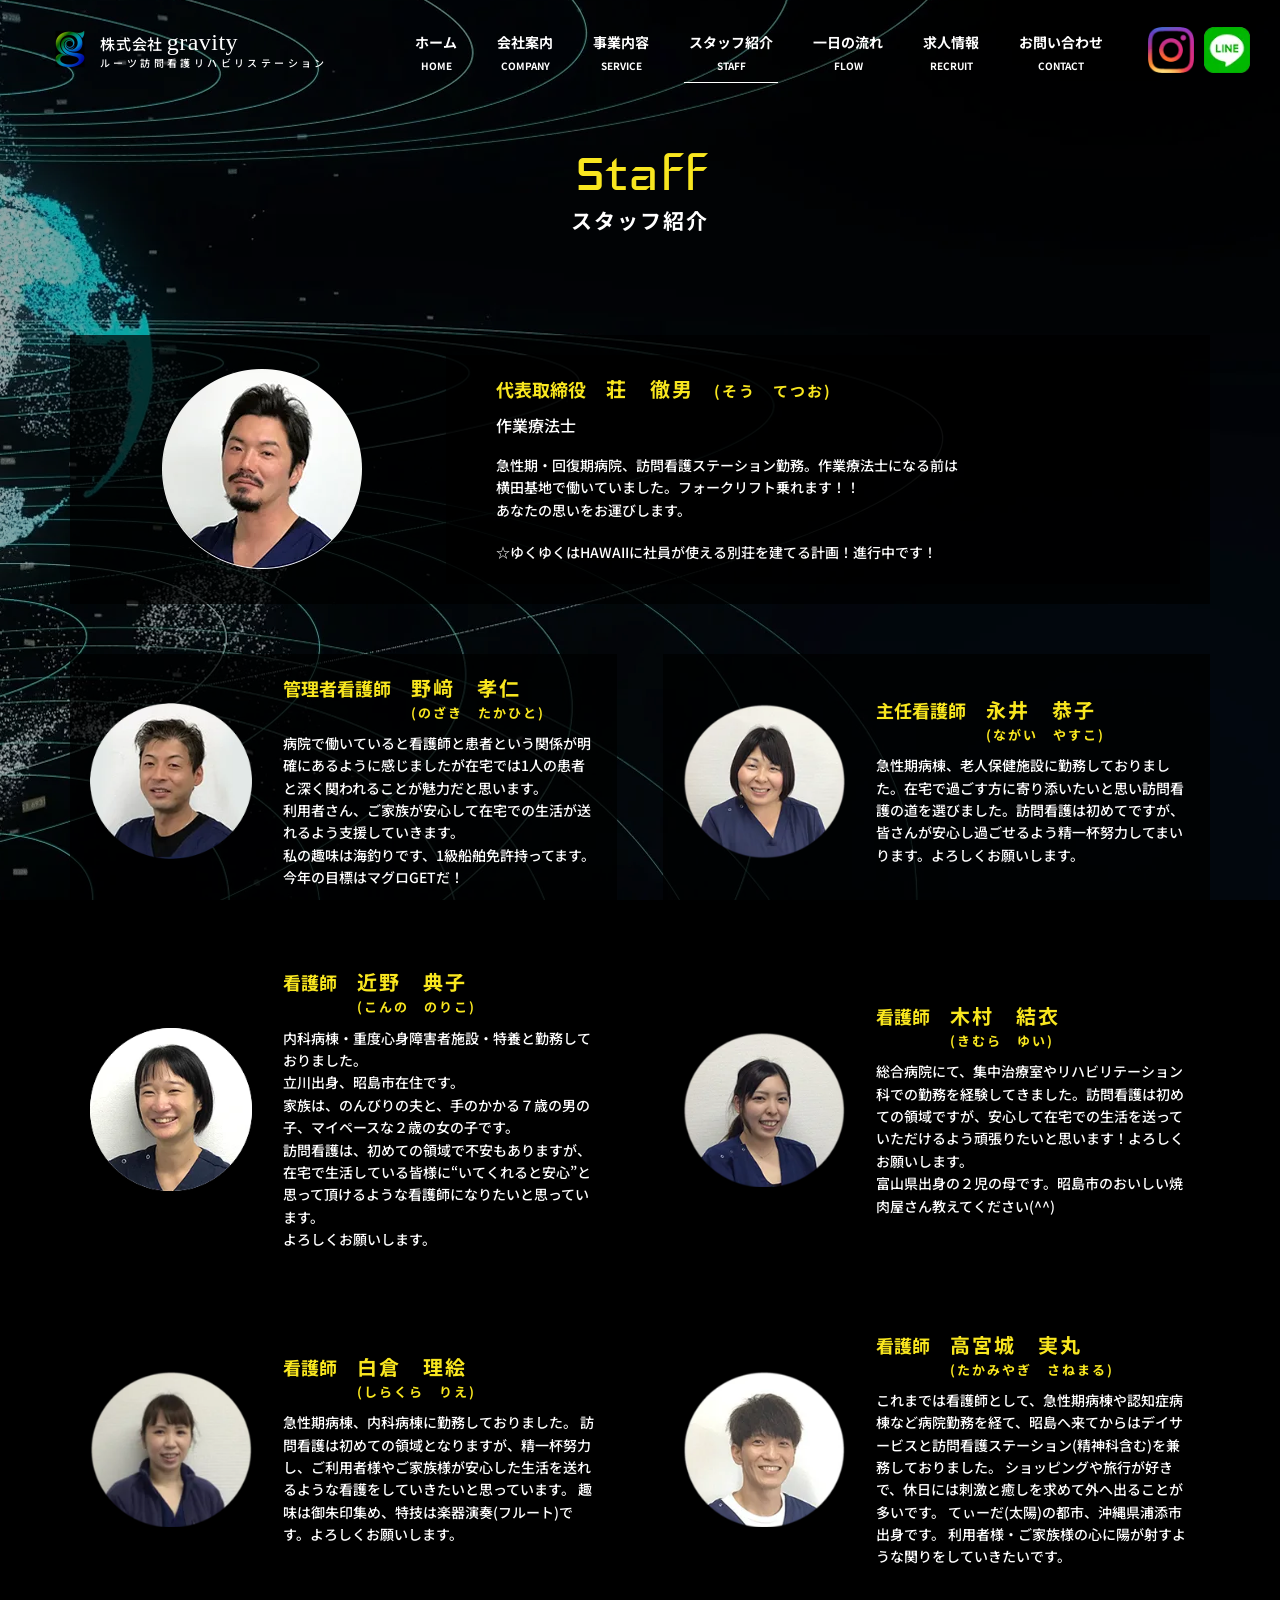
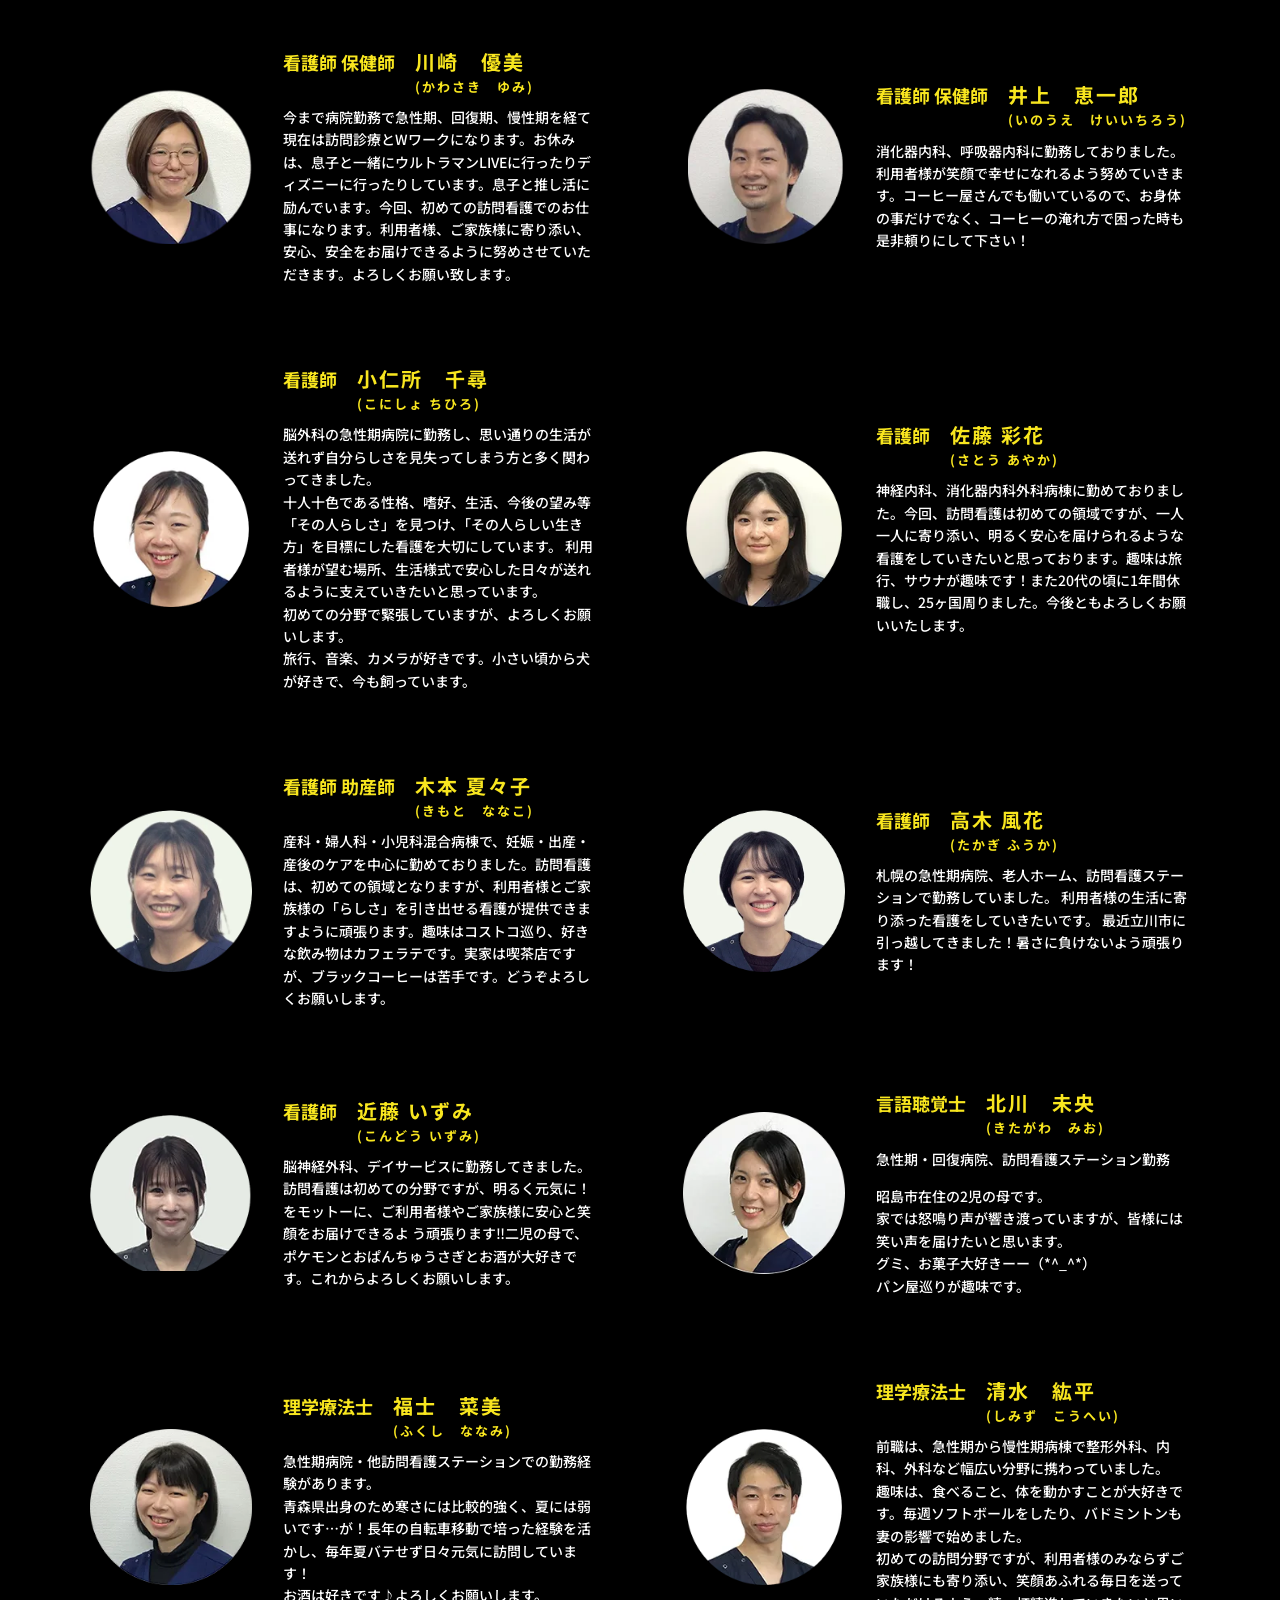
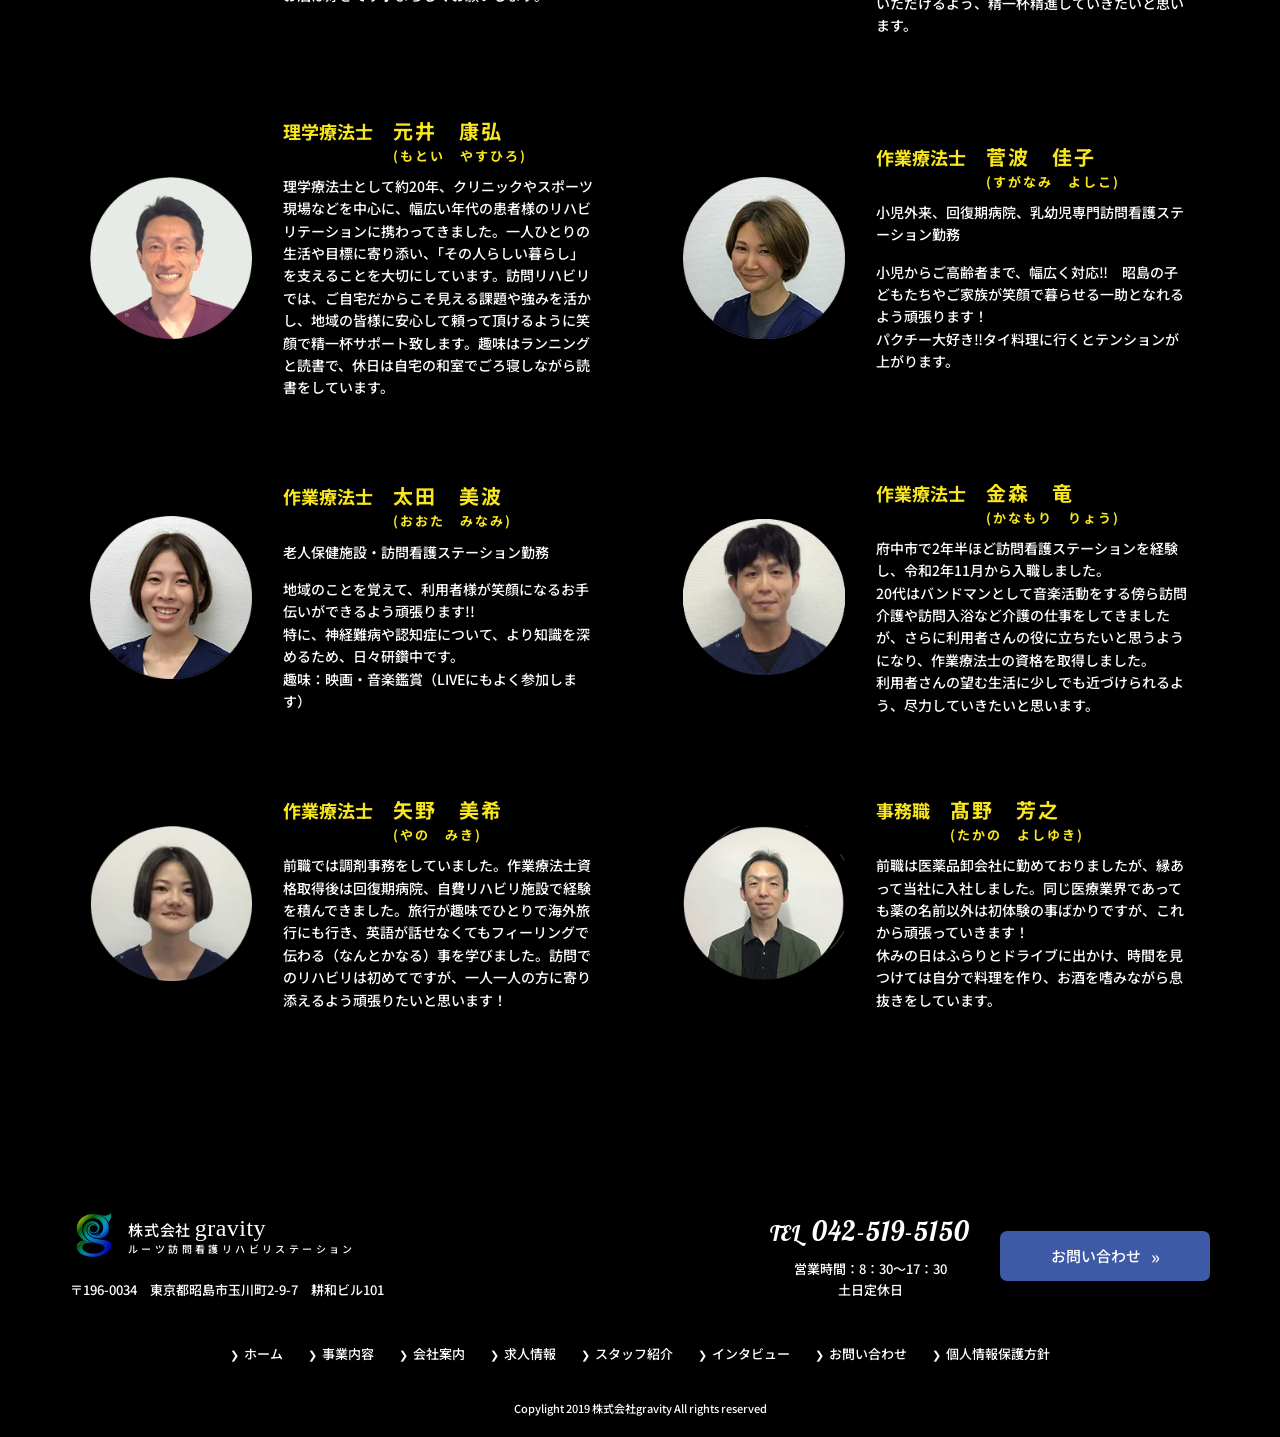
<file: staff.html>
<!DOCTYPE html>
<html lang="ja">
<head>
	<meta charset="UTF-8">
	<title>スタッフ紹介｜株式会社gravity　ルーツ訪問看護リハビリステーション</title>
	<meta name="description" content="ルーツ訪問看護リハビリステーションのスタッフ紹介です。 　代表取締役の荘　徹男を中心に安心して療養生活が送れるように、利用者・家族様、関係職種の方々と一緒に考え、お手伝いをしていきます。">
	<meta name="viewport" content="width=device-width, initial-scale=1">
	<meta name="format-detection" content="telephone=no">
	<link rel="canonical" href="https://www.gravity2018.co.jp/staff.html">

	<meta property="og:type" content="article">
	<meta property="og:url" content="https://www.gravity2018.co.jp/staff.html">
	<meta property="og:title" content="スタッフ紹介｜ルーツ訪問看護リハビリステーション">
	<meta property="og:description" content="代表取締役の荘　徹男を中心に、看護師・理学療法士・作業療法士・言語聴覚士など経験豊富なスタッフをご紹介します。">
	<meta property="og:site_name" content="ルーツ訪問看護リハビリステーション">
	<meta property="og:image" content="https://www.gravity2018.co.jp/ogp.png">
	<meta property="og:locale" content="ja_JP">
	<meta name="twitter:card" content="summary_large_image">

	<link rel="icon" href="favicon.ico">
	<link rel="apple-touch-icon" href="apple-touch-icon.png">
	<link rel="preconnect" href="https://fonts.googleapis.com">
	<link rel="preconnect" href="https://fonts.gstatic.com" crossorigin>
	<link href="https://fonts.googleapis.com/css2?family=Iceland&family=Noto+Sans+JP:wght@500;700&family=Pattaya&display=swap" rel="stylesheet">
	<link rel="stylesheet" href="css/style.css">
	<script src="js/site-config.js"></script>
</head>

<body data-page="staff">
	<div class="bg-poster" aria-hidden="true"></div>
	<video id="bg-video" data-src="video/bg_movie.mp4" poster="optimized/images/bg_body.webp" muted loop playsinline autoplay preload="none" aria-hidden="true" tabindex="-1"></video>
	<div class="video_grad" aria-hidden="true"></div>

	<div class="site">
		<header id="site-header" class="site-header"><!-- js/include.js が描画 --></header>

		<main>
			<h1 class="sub"><span>Staff</span>スタッフ紹介</h1>

			<div class="container mb_cont">
				<!-- js/render-staff.js が data/staff.json から描画
				     #staff-leader: 代表(featured) / #staff-list: スタッフ一覧 -->
				<div id="staff-leader"></div>
				<div id="staff-list" class="flex_s wrap"></div>
			</div>
		</main>

		<footer id="site-footer" class="site-footer"><!-- js/include.js が描画 --></footer>

		<p class="pagetop"><a href="#" aria-label="このページの先頭へ"><img src="optimized/images/pagetop.webp" width="44" height="43" alt="pagetop このページの先頭へ"></a></p>
	</div>

	<script src="js/data-source.js"></script>
	<script src="js/include.js"></script>
	<script src="js/render-staff.js"></script>
	<script src="js/ui.js"></script>
</body>
</html>
</file>
<file: css/style.css>
@charset "UTF-8";
/* ============================================================
   ルーツ訪問看護リハビリステーション
   既存サイト(gravity2018.co.jp)再現版 スタイルシート
   - Bootstrap/jQuery非依存
   - ブレークポイント: SP <768 / TB 768-991 / PC >=992 / WIDE >=1200
   ============================================================ */

:root {
  --c-bg: #000;
  --c-text: #fff;
  --c-accent: #f8e61f;
  --c-btn-grad-1: #4664b4;
  --c-btn-grad-2: #16317f;
  --c-btn-footer: #3e59a6;
  --c-news-new: #ff2626;
  --font-base: 'Noto Sans JP', "ヒラギノ角ゴ ProN", "Hiragino Kaku Gothic ProN", "メイリオ", Meiryo, sans-serif;
  --font-en: 'Iceland', cursive;
  --font-tel: 'Pattaya', sans-serif;
}

/* ---------- reset ---------- */
*, *::before, *::after { box-sizing: border-box; }
body, h1, h2, h3, p, ul, ol, li, figure, dl, dd { margin: 0; padding: 0; }
ul, ol { list-style: none; }
img { max-width: 100%; height: auto; vertical-align: middle; border: 0; }
a { color: var(--c-text); text-decoration: none; transition: opacity .2s; }
a:hover { opacity: .8; }
button { font: inherit; background: none; border: none; cursor: pointer; color: inherit; }

html { scroll-behavior: smooth; }
body {
  font-family: var(--font-base);
  font-weight: 500;
  font-size: 15px;
  color: var(--c-text);
  background-color: var(--c-bg);
  -webkit-text-size-adjust: 100%;
  line-height: 1.6;
}

.visually-hidden {
  position: absolute; width: 1px; height: 1px;
  margin: -1px; padding: 0; overflow: hidden;
  clip: rect(0 0 0 0); white-space: nowrap; border: 0;
}

/* ---------- layout ---------- */
.container { width: 100%; padding: 0 15px; margin: 0 auto; }
@media (min-width: 768px)  { .container { max-width: 750px; } }
@media (min-width: 992px)  { .container { max-width: 970px; } }
@media (min-width: 1200px) { .container { max-width: 1170px; } }

.mb_cont  { margin-bottom: 60px; }
.mb_cont3 { margin-bottom: 30px; }
@media (min-width: 992px) {
  .mb_cont  { margin-bottom: 100px; }
  .mb_cont3 { margin-bottom: 40px; }
}
.mb30 { margin-bottom: 30px; }
.tac { text-align: center; }
.lh2 { line-height: 2; letter-spacing: .05em; }
.s15 { font-size: 14px; line-height: 1.7; }
@media (min-width: 768px) { .s15 { font-size: 15px; } }

/* ---------- 背景動画・ポスター ---------- */
.bg-poster {
  position: fixed; inset: 0; z-index: 0;
  background: url(../optimized/images/bg_body.webp) no-repeat center center / cover;
}
#bg-video {
  position: fixed; right: 0; bottom: 0;
  min-width: 100%; min-height: 100%;
  width: auto; height: auto;
  z-index: 1;
  object-fit: cover;
}
body.no-video #bg-video { display: none; }
.video_grad {
  width: 100%; height: 100vh;
  position: fixed; top: 0; left: 0;
  background: linear-gradient(to bottom, #000, #000);
  opacity: .35;
  z-index: 2;
  pointer-events: none;
}
.site { position: relative; z-index: 3; overflow-x: hidden; }

/* ---------- header / nav ---------- */
header.site-header {
  width: 100%;
  padding: 15px;
  position: absolute; top: 0; left: 0;
  z-index: 9999;
}
@media (min-width: 992px) {
  header.site-header {
    height: 100px;
    padding: 15px 30px 15px 50px;
    display: flex; align-items: center;
  }
  header.site-header.h_fixed {
    position: fixed;
    background-color: rgba(0, 0, 0, .8);
    box-shadow: 1px 1px 1px rgba(0, 0, 0, .2);
    transition: background-color .3s;
  }
}
.header-inner {
  width: 100%; max-width: 1900px; margin: 0 auto;
  display: flex; align-items: center; justify-content: space-between;
}
.brand { line-height: 1; }
.brand a { display: inline-block; }

/* ---------- 新ロゴ (マーク + テキスト) ---------- */
a.logo-lockup {
  display: inline-flex;
  align-items: center;
  gap: 10px;
  color: #fff;
  white-space: nowrap;
}
a.logo-lockup:hover { opacity: .9; }
.logo-mark { width: auto; height: 44px; flex-shrink: 0; }
.logo-text { display: flex; flex-direction: column; gap: 4px; line-height: 1; }
.logo-company { font-size: 15px; font-weight: 500; letter-spacing: .05em; }
.logo-company .logo-en {
  font-family: Georgia, "Times New Roman", serif;
  font-size: 24px;
  letter-spacing: .02em;
}
.logo-brand { font-size: 10px; letter-spacing: .34em; font-weight: 500; white-space: nowrap; }
@media (max-width: 480px) {
  .logo-mark { height: 36px; }
  .logo-company { font-size: 13px; }
  .logo-company .logo-en { font-size: 19px; }
  .logo-brand { font-size: 8px; letter-spacing: .22em; }
}
@media (min-width: 992px)  { .logo-mark { height: 40px; } }
@media (min-width: 1300px) { .logo-mark { height: 50px; } }

.flex_right { display: flex; align-items: center; }

/* SNSアイコン */
.sns-list { display: flex; align-items: center; gap: 10px; }
.sns-list img { width: 40px; }
@media (min-width: 992px) { .sns-list { margin-left: 10px; } .sns-list img { width: 46px; } }
.sns-sp { position: absolute; top: 22px; right: 60px; }
@media (min-width: 992px) { .sns-sp { display: none; } }
@media (max-width: 991px) { .sns-pc { display: none; } }

/* ハンバーガー (<=991px) */
.nav-toggle {
  display: none;
  position: absolute; top: 24px; right: 15px;
  width: 30px; height: 20px;
  z-index: 10001;
}
.nav-toggle span {
  position: absolute; right: 0;
  width: 100%; height: 2px;
  background-color: #fff;
  transition: transform .4s, opacity .4s;
}
.nav-toggle span:nth-of-type(1) { top: 0; }
.nav-toggle span:nth-of-type(2) { top: 9px; }
.nav-toggle span:nth-of-type(3) { bottom: 0; }
.nav-toggle[aria-expanded="true"] span:nth-of-type(1) { transform: translateY(9px) rotate(-45deg); }
.nav-toggle[aria-expanded="true"] span:nth-of-type(2) { opacity: 0; }
.nav-toggle[aria-expanded="true"] span:nth-of-type(3) { transform: translateY(-9px) rotate(45deg); }

@media (max-width: 991px) {
  .nav-toggle { display: block; }
  #gnav {
    display: none;
    width: 100%; height: 100vh;
    background: rgba(0, 0, 0, .8);
    position: fixed; top: 0; left: 0;
    z-index: 10000;
    padding: 70px 0 50px;
    overflow-y: auto;
    -webkit-overflow-scrolling: touch;
  }
  body.nav-open #gnav { display: block; }
  body.nav-open { overflow: hidden; }
  #gnav li > a {
    display: block;
    padding: 15px;
    font-size: 15px;
    font-weight: bold;
    color: #fff;
    margin: 5px 10px;
    border-radius: 2px;
    text-align: left;
  }
  #gnav li > a span {
    color: #999;
    font-size: 10px;
    font-weight: normal;
    float: right;
    letter-spacing: 1px;
  }
  #gnav li.active > a,
  #gnav li > a:hover { background-color: #333; opacity: 1; }
}

@media (min-width: 992px) {
  #gnav { display: flex; align-items: center; }
  #gnav ul { display: flex; }
  #gnav li { display: inline-block; }
  #gnav li > a {
    display: block;
    position: relative;
    font-size: 13px;
    font-weight: bold;
    color: #fff;
    margin: 10px 10px 0 0;
    padding: 0 5px 5px;
    text-align: center;
  }
  #gnav li > a span {
    font-size: 10px;
    color: #fff;
    display: block;
    text-align: center;
    margin-top: 5px;
  }
  #gnav li > a:hover { opacity: 1; }
  #gnav li > a::after {
    display: block; content: '';
    width: 100%; height: 1px;
    background-color: #fff;
    position: absolute; bottom: -4px; left: 0;
    transform: scale(0, 1);
    transform-origin: center top;
    transition: .25s;
  }
  #gnav li > a:hover::after,
  #gnav li.active > a::after { transform: scale(1, 1); }
}
@media (min-width: 1200px) {
  #gnav li > a { font-size: 14px; margin-right: 30px; }
}

/* ---------- ヒーロー ---------- */
.mainimg { width: 100%; height: 100vh; position: relative; }
.catch_top {
  width: 100%;
  position: absolute; top: 50%; left: 50%;
  transform: translate(-50%, -50%);
  text-align: center;
  line-height: 1.4;
  z-index: 3;
}
.catch_top img { width: 90%; max-width: 400px; }
@media (min-width: 768px)  { .catch_top img { width: 80%; max-width: 680px; } }
@media (min-width: 1200px) { .catch_top img { max-width: 880px; } }

.scroll-down {
  display: none;
  cursor: pointer;
  height: 48px; width: 64px;
  position: absolute; left: 50%; bottom: 20px;
  margin-left: -32px;
  z-index: 100;
  background-image: url([data-uri]);
  background-size: contain;
  background-repeat: no-repeat;
  animation: scroll_fade_move_down 2s ease-in-out infinite;
}
@media (min-width: 1200px) { .scroll-down { display: block; } }
@keyframes scroll_fade_move_down {
  0%   { transform: translateY(0);    opacity: 0; }
  50%  { opacity: 1; }
  100% { transform: translateY(15px); opacity: 0; }
}

/* ---------- 見出し ---------- */
h2.top {
  font-size: 18px;
  text-align: center;
  font-weight: 700;
  letter-spacing: .1em;
  margin-bottom: 30px;
  line-height: 1.6;
}
@media (min-width: 768px) { h2.top { font-size: 21px; } }
h2.top span {
  font-family: var(--font-en);
  font-size: 40px;
  color: var(--c-accent);
  font-weight: normal;
  display: block;
  letter-spacing: 0;
}

/* ---------- 汎用パネル ---------- */
.bg_black   { background: rgba(0, 0, 0, .7); padding: 30px 20px; }
.bg_black02 { background: rgba(0, 0, 0, .4); padding: 30px 20px; }
.w_top04 {
  width: 100%; margin: 0 auto 20px;
  line-height: 1.8; letter-spacing: .05em;
}
.flexBox_c { display: flex; justify-content: center; }
.cont50 { width: 100%; }
.bg_about {
  background: url(../optimized/images/bg_about.webp) no-repeat center bottom / cover;
  padding: 30px 20px;
}

/* ---------- 求人告知(現在非表示) ---------- */
#top-recruit[hidden] { display: none; }
.ttl_top01 {
  font-size: 16px;
  text-align: center;
  font-weight: 700;
  letter-spacing: .1em;
  margin-bottom: 30px;
  line-height: 1.8;
}

/* ---------- ボタン ---------- */
.btn_top a {
  display: flex; align-items: center; justify-content: center;
  width: 260px;
  padding: .7em 1em;
  background: linear-gradient(to right, var(--c-btn-grad-1), var(--c-btn-grad-2));
  font-size: 14px;
  color: #fff;
  text-align: center;
  font-weight: 500;
  letter-spacing: .1em;
  margin: 0 auto;
  border-radius: 10px;
  transition: background .2s, color .2s;
}
.btn_top a::after {
  content: "\00BB";
  margin-left: 15px;
  font-size: 24px;
  line-height: 1;
}
.btn_top a:hover {
  background: linear-gradient(to right, #fff, #d3d3f7);
  color: var(--c-btn-grad-1);
  opacity: 1;
}

/* ---------- サービスカード ---------- */
.flex_b { display: flex; flex-direction: column; }
@media (min-width: 768px) {
  .flex_b { flex-direction: row; justify-content: space-between; }
}
article.top06 { width: 100%; max-width: 200px; margin: 0 auto 30px; }
article.top06 a {
  display: flex; flex-direction: column;
  align-items: center; justify-content: center;
}
article.top06 h3 {
  font-size: 16px;
  color: #fff;
  font-weight: 700;
  margin-top: 10px;
  letter-spacing: .1em;
  text-align: center;
  line-height: 1.4;
}
@media (min-width: 768px) {
  article.top06 { width: 20%; margin: 0 0 30px; }
  article.top06:nth-of-type(2),
  article.top06:nth-of-type(4) { margin-top: 110px; }
}

/* ---------- お知らせ ---------- */
.bg_top05 { background: rgba(0, 0, 0, .7); padding: 20px 10px; }
@media (min-width: 768px) { .bg_top05 { padding: 25px 20px; } }

article.news_top {
  display: flex; flex-direction: column;
  padding-bottom: 5px;
  border-bottom: 1px solid #fff;
  margin-bottom: 5px;
}
article.news_top .info {
  display: flex; align-items: center;
  gap: 10px;
  order: 1;
  margin-bottom: 10px;
}
article.news_top .news_cont {
  width: 100%;
  font-size: 14px;
  line-height: normal;
  order: 2;
  margin-bottom: 10px;
}
article.news_top .pic { width: 160px; order: 3; padding-bottom: 10px; }
article.news_top .pic p {
  width: 140px; height: 90px;
  display: flex; align-items: center; justify-content: center;
}
article.news_top .pic img { max-width: 136px; max-height: 86px; width: auto; }
article.news_top .news_icon {
  font-size: 11px;
  background-color: var(--c-news-new);
  padding: .2em .4em;
  line-height: 1;
}
@media (min-width: 768px) {
  article.news_top { flex-direction: row; align-items: center; }
  article.news_top .pic {
    width: 360px; height: 300px; order: 0;
    margin-right: 20px; padding: 10px;
    flex-shrink: 0;
  }
  article.news_top .pic p { width: 340px; height: 290px; }
  article.news_top .pic img { max-width: 336px; max-height: 280px; }
  article.news_top .info {
    width: 130px; order: 0;
    flex-shrink: 0;
    justify-content: space-between;
    margin-bottom: 0; margin-right: 10px;
  }
  article.news_top .news_cont { order: 0; margin-bottom: 0; }
}
.btn_news { margin-top: 30px; }

/* ---------- MENUタイル ---------- */
ul.top04 {
  display: flex; flex-wrap: wrap;
  justify-content: center;
  gap: 10px;
}
ul.top04 li { transition: .3s; }
ul.top04 li a {
  display: flex; flex-direction: column;
  align-items: center; justify-content: center;
  width: 200px; height: 200px;
  font-weight: 700;
  font-size: 20px;
  color: #fff;
  text-align: center;
  line-height: 1.4;
}
ul.top04 li:nth-of-type(1) { background: url(../optimized/images/bg_top04_1.webp) center / 200px auto no-repeat; }
ul.top04 li:nth-of-type(2) { background: url(../optimized/images/bg_top04_2.webp) center / 200px auto no-repeat; }
ul.top04 li:nth-of-type(3) { background: url(../optimized/images/bg_top04_3.webp) center / 200px auto no-repeat; }
ul.top04 li:nth-of-type(4) { background: url(../optimized/images/bg_top04_4.webp) center / 200px auto no-repeat; }
ul.top04 li:nth-of-type(5) { background: url(../optimized/images/bg_top04_5.webp) center / 200px auto no-repeat; }
ul.top04 li:nth-of-type(1):hover { background: url(../optimized/images/bg_top04_1_hover.webp) center / 240px auto no-repeat; }
ul.top04 li:nth-of-type(2):hover { background: url(../optimized/images/bg_top04_2_hover.webp) center / 240px auto no-repeat; }
ul.top04 li:nth-of-type(3):hover { background: url(../optimized/images/bg_top04_3_hover.webp) center / 240px auto no-repeat; }
ul.top04 li:nth-of-type(4):hover { background: url(../optimized/images/bg_top04_4_hover.webp) center / 240px auto no-repeat; }
ul.top04 li:nth-of-type(5):hover { background: url(../optimized/images/bg_top04_5_hover.webp) center / 240px auto no-repeat; }

/* ---------- フッター ---------- */
footer.site-footer { padding: 40px 0 20px; }
.footer-main { display: flex; flex-direction: column; gap: 25px; }
@media (min-width: 768px) {
  .footer-main { flex-direction: row; justify-content: space-between; align-items: center; }
}
.footer_l .logo_f { margin-bottom: 15px; }
.footer_l .logo_f .logo-mark { height: 48px; }
.footer_l .text_f { font-size: 13px; }
.footer_r { display: flex; flex-direction: column; align-items: center; gap: 15px; }
@media (min-width: 768px) { .footer_r { flex-direction: row; gap: 30px; } }
.tel_f {
  font-family: var(--font-tel);
  font-size: 21px;
  color: #fff;
  letter-spacing: .05em;
  text-align: center;
  margin-bottom: 5px;
}
.tel_f a { color: #fff; }
.tel_f .tel-number { display: inline-block; margin-left: 5px; font-size: 27px; }
.text_tel_f { font-size: 13px; text-align: center; }
.btn_contact_f a {
  display: flex; align-items: center; justify-content: center;
  width: 210px; height: 50px;
  border-radius: 7px;
  background-color: var(--c-btn-footer);
  font-size: 15px;
  color: #fff;
}
.btn_contact_f a::after {
  content: "\00BB";
  margin-left: 10px;
  font-size: 18px;
  line-height: 1;
}
ul.fnav {
  padding: 40px 0 0;
  display: flex; flex-direction: column;
  align-items: center; justify-content: center;
}
@media (min-width: 768px) { ul.fnav { flex-direction: row; flex-wrap: wrap; gap: 0 25px; } }
ul.fnav li { margin-bottom: 10px; }
ul.fnav li a { color: #fff; font-size: 13px; }
ul.fnav li a::before { content: "\276F"; margin-right: 5px; font-size: 11px; }
.copyright { font-size: 11px; text-align: center; margin-top: 25px; }

/* ---------- ページトップ ---------- */
.pagetop {
  position: fixed; right: 15px; bottom: 20px;
  z-index: 500;
  opacity: 0; visibility: hidden;
  transition: opacity .3s, visibility .3s;
}
.pagetop.is-visible { opacity: 1; visibility: visible; }
.pagetop img { width: 44px; }

/* ---------- ライトボックス ---------- */
dialog.lightbox {
  border: none; padding: 0;
  background: transparent;
  max-width: 90vw; max-height: 90vh;
}
dialog.lightbox::backdrop { background: rgba(0, 0, 0, .7); }
dialog.lightbox img {
  max-width: 90vw; max-height: 85vh;
  width: auto; height: auto;
  display: block;
}
dialog.lightbox .lightbox-close {
  position: absolute; top: -5px; right: 0;
  transform: translateY(-100%);
  color: #fff; font-size: 26px; line-height: 1;
  padding: 5px;
}

/* ============================================================
   下層ページ共通
   ============================================================ */
h1.sub, h2.sub {
  font-size: 18px;
  color: #fff;
  font-weight: 700;
  letter-spacing: .1em;
  text-align: center;
  margin-top: 100px;
  margin-bottom: 100px;
  line-height: 1.4;
}
h1.sub span, h2.sub span {
  font-family: var(--font-en);
  font-size: 40px;
  color: var(--c-accent);
  font-weight: normal;
  display: block;
  letter-spacing: 0;
  line-height: 1;
}
@media (min-width: 992px) {
  h1.sub, h2.sub { font-size: 21px; margin-top: 140px; }
  h1.sub span, h2.sub span { font-size: 66px; }
}
h3.sub {
  font-weight: 700;
  letter-spacing: .1em;
  color: var(--c-accent);
  font-size: 18px;
  text-align: center;
  margin-bottom: 10px;
  line-height: 1.4;
}
h3.sub span {
  font-family: var(--font-en);
  font-size: 24px;
  color: #fff;
  opacity: .5;
  font-weight: normal;
  display: block;
  margin-top: 5px;
}
@media (min-width: 768px) {
  h3.sub { font-size: 23px; margin-bottom: 30px; }
  h3.sub span { font-size: 34px; display: inline-block; margin-left: 20px; margin-top: 0; }
}

/* 汎用ユーティリティ(下層) */
.mt10 { margin-top: 10px; }
.mb20 { margin-bottom: 20px; }
.mb_cont2 { margin-bottom: 30px; }
@media (min-width: 992px) { .mb_cont2 { margin-bottom: 50px; } }
.flex_b.center, .flex_s.center { align-items: center; }
.flex_s.baseline { align-items: baseline; }
.flex_s {
  display: flex; flex-direction: column;
  justify-content: flex-start;
}
@media (min-width: 768px) { .flex_s { flex-direction: row; } }
.flex_s.wrap { flex-wrap: wrap; }
.cont30, .cont35, .cont48, .cont62, .cont68 { width: 100%; }
@media (min-width: 768px) {
  .cont30 { width: 30%; }
  .cont35 { width: 35%; }
  .cont48 { width: 48%; }
  .cont62 { width: 62%; }
  .cont68 { width: 68%; }
}
.br20 img { border-radius: 20px; }

/* ---------- 会社案内 ---------- */
.bg_philosophy, .bg_mission, .bg_vision {
  background-size: cover;
  margin-bottom: 30px;
  padding: 30px 20px;
}
article.company01 {
  background: rgba(15, 25, 122, .3);
  padding: 10px;
}
article.company01 h4 {
  font-size: 14px;
  font-weight: 700;
  letter-spacing: .05em;
  display: flex; flex-direction: column;
  margin-bottom: 10px;
}
article.company01 h4 span {
  font-family: var(--font-en);
  font-size: 20px;
  color: #fff;
  font-weight: normal;
  display: block;
  letter-spacing: 0;
}
@media (min-width: 992px) {
  article.company01 h4 { font-size: 16px; flex-direction: row; }
  article.company01 h4 span { font-size: 30px; margin-right: 20px; }
}
@media (min-width: 1200px) {
  article.company01 h4 span { font-size: 21px; margin-right: 30px; }
}
article.company01 .text { line-height: 2; letter-spacing: .05em; }
.titleH5 {
  position: relative;
  margin: 0 0 0 15px;
  padding: 1rem;
  color: var(--c-accent);
  font-weight: bold;
  font-size: 16px;
  display: inline;
}
.titleH5::before, .titleH5::after {
  position: absolute;
  top: 48%;
  width: 1.5rem;
  border-top: 2px dashed;
  content: '';
}
.titleH5::before { left: -1.5rem; }
.titleH5::after { right: -1.5rem; }
.company01-heading { margin-bottom: 15px; margin-left: 1.5rem; }
#company01 .titleH5 { color: #fff; }
@media (max-width: 768px) {
  #company01 .titleH5::before, #company01 .titleH5::after { display: none; }
  #company01 .titleH5 { margin-left: -10px; }
  .company01-heading { margin-left: 0; }
}
p.ttl_company01 {
  font-size: 13px;
  font-weight: 700;
  letter-spacing: .05em;
  line-height: 1.5;
  color: #fff;
  text-align: center;
  margin-bottom: 20px;
}
@media (min-width: 768px)  { p.ttl_company01 { font-size: 16px; margin-bottom: 30px; } }
@media (min-width: 992px)  { p.ttl_company01 { font-size: 18px; } }
.pc-only { display: none; }
@media (min-width: 768px) { .pc-only { display: block; } .sp-only { display: none; } }
/* 現行サイトの br.hidden-xs (PCのみ改行) / br.visible-xs (SPのみ改行) 相当 */
@media (max-width: 767px) { br.br-pc { display: none; } }
@media (min-width: 768px) { br.sp-br { display: none; } }

table.company {
  width: 100%;
  margin: 0 auto;
  border-collapse: separate;
  border-spacing: 0 15px;
  font-size: 14px;
}
table.company th, table.company td {
  padding: 10px 20px;
  letter-spacing: .05em;
}
table.company th {
  display: block;
  background: #2b2e2f;
  vertical-align: middle;
  width: 100%;
  position: relative;
  color: #fff;
  font-weight: bold;
  font-size: 14px;
  text-align: left;
}
table.company td {
  display: block;
  background: rgba(0, 0, 0, .8);
  padding-left: 20px;
  font-size: 14px;
  line-height: 1.6;
}
table.company a { color: #fff; }
@media (min-width: 768px) {
  table.company th, table.company td { display: table-cell; padding: 15px 20px; }
  table.company th {
    background: var(--c-btn-footer);
    width: 200px;
    text-align: center;
    font-weight: normal;
    font-size: 15px;
  }
  table.company th::after {
    left: 100%; top: 50%;
    border: solid transparent;
    content: " ";
    height: 0; width: 0;
    position: absolute;
    pointer-events: none;
    border-left-color: var(--c-btn-footer);
    border-width: 10px;
    margin-top: -10px;
  }
}
.access_map iframe { width: 100%; height: 300px; border: 0; }
@media (min-width: 768px) { .access_map iframe { height: 500px; } }
p.btn_map a {
  display: block;
  width: 200px; height: 50px;
  border: 1px solid #fff;
  margin: 25px auto;
  color: #fff;
  font-size: 15px;
  text-align: center;
  line-height: 50px;
}
@media (min-width: 768px) { p.btn_map a { width: 300px; } }

/* ---------- 事業内容 ---------- */
.mb_service { margin-bottom: 40px; }
@media (min-width: 768px)  { .mb_service { margin-bottom: 50px; } }
@media (min-width: 992px)  { .mb_service { margin-bottom: 70px; } }
.inner_service01 {
  background: rgba(0, 0, 0, .7);
  padding: 25px 15px;
  position: relative;
  z-index: 99;
  border-radius: 20px;
}
@media (min-width: 768px) { .inner_service01 { padding: 25px 20px; } }
.inner_service01 .lh2 { line-height: 1.8; }
h2.service01, h3.service01 {
  font-weight: 700;
  letter-spacing: .1em;
  color: var(--c-accent);
  font-size: 21px;
  margin-bottom: 15px;
}
@media (min-width: 768px)  { h2.service01, h3.service01 { font-size: 24px; } }
@media (min-width: 992px)  { h2.service01, h3.service01 { font-size: 30px; } }
h3.service02, h4.service02 {
  font-weight: 700;
  letter-spacing: .1em;
  font-size: 14px;
  text-align: center;
  margin-bottom: 20px;
  line-height: 1.6;
}
@media (min-width: 768px) { h3.service02, h4.service02 { font-size: 16px; margin-bottom: 30px; } }
@media (min-width: 992px) { h3.service02, h4.service02 { font-size: 18px; } }
.text_yellow { color: var(--c-accent); font-size: 18px !important; }
@media (min-width: 768px) { .text_yellow { font-size: 20px !important; } }
ul.service01 {
  display: flex; flex-direction: column; flex-wrap: wrap;
  width: 100%;
}
ul.service01 li {
  width: 100%;
  color: #fff;
  font-size: 13px;
  font-weight: 700;
  letter-spacing: .1em;
  background: rgba(0, 0, 0, .7);
  display: flex; align-items: center; justify-content: center;
  text-align: center;
  line-height: 1.6;
  padding: 10px 1em;
  border: 1px solid #fff;
  border-radius: 10px;
  margin-bottom: 15px;
}
@media (min-width: 768px) {
  ul.service01 { flex-direction: row; }
  ul.service01 li {
    width: 32%;
    margin-right: 2%;
    font-size: 16px;
    height: 100px;
    border-radius: 20px;
    margin-bottom: 30px;
    padding: 10px 20px;
  }
  ul.service01 li:nth-of-type(3n) { margin-right: 0; }
}
.contact_sub {
  background: rgba(0, 0, 0, .7);
  padding: 20px 10px;
  display: flex; flex-direction: column;
  text-align: center;
}
.contact_sub h3 {
  font-weight: 700;
  letter-spacing: .1em;
  color: var(--c-accent);
  font-size: 17px;
  margin-bottom: 0;
  line-height: 1.6;
}
@media (min-width: 768px) {
  .contact_sub { padding: 40px 20px; align-items: center; margin-bottom: 50px; }
  .contact_sub h3 { font-size: 21px; }
}

/* ---------- スタッフ紹介 ---------- */
.bg_staff01 {
  background: rgba(0, 0, 0, .7);
  padding: 20px 30px;
}
p.pic_staff01 { text-align: center; }
p.pic_staff01 img { width: 200px; height: 200px; }
.inner_staff01 { width: 100%; }
@media (min-width: 768px) {
  .inner_staff01 { width: 68%; background: rgba(0, 0, 0, .7); padding: 20px 30px; }
  p.pic_staff01 img { width: 140px; height: 140px; }
}
@media (min-width: 992px) {
  .inner_staff01 { padding: 20px 50px; }
  p.pic_staff01 img { width: 200px; height: 200px; }
}
p.post01 {
  font-weight: 700;
  font-size: 16px;
  color: var(--c-accent);
  margin-right: 20px;
}
@media (min-width: 992px) { p.post01 { font-size: 18px; } }
p.name_staff {
  font-size: 18px;
  color: var(--c-accent);
  font-weight: 700;
  letter-spacing: .1em;
  margin-bottom: 10px;
  line-height: 1.4;
}
@media (min-width: 768px) { p.name_staff { font-size: 20px; } }
p.name_staff span.staff01 { font-size: 12px; display: block; margin-top: 5px; }
@media (min-width: 768px) { p.name_staff span.staff01 { font-size: 15px; display: inline-block; margin-left: 20px; margin-top: 0; } }
p.name_staff span.staff { font-size: 12px; display: block; margin-top: 2px; }
@media (min-width: 768px) { p.name_staff span.staff { font-size: 13px; } }
p.job { font-size: 15px; font-weight: 500; margin-bottom: 15px; }
@media (min-width: 992px) { p.job { font-size: 16px; } }
p.job_staff { font-size: 14px; font-weight: 500; margin-bottom: 20px; line-height: 1.6; }
@media (min-width: 992px) { p.job_staff { margin-bottom: 15px; } }
.inner_staff01 p.text, article.staff p.text { font-size: 14px; line-height: 1.6; }
article.staff {
  width: 100%;
  background: rgba(0, 0, 0, .7);
  padding: 20px;
  margin-bottom: 40px;
  display: flex; flex-direction: column;
  align-items: center;
  justify-content: space-between;
}
/* 役職と氏名の並び: 1200px未満は縦積み・1200px以上は横並び(現行踏襲) */
@media (max-width: 1199px) {
  article.staff .flex_s { flex-direction: column !important; }
}
article.staff p.post {
  font-weight: 700;
  font-size: 15px;
  color: var(--c-accent);
  margin-top: 10px;
}
article.staff .cont35 p { text-align: center; }
@media (min-width: 768px) {
  article.staff { width: 48%; margin-right: 4%; }
  article.staff:nth-of-type(2n) { margin-right: 0; }
  article.staff .cont35 { width: 40%; }
  article.staff .cont62 { width: 90%; margin-top: 10px; }
  article.staff p.post { font-size: 18px; margin-right: 20px; margin-top: 0; }
}
@media (min-width: 992px) {
  article.staff { flex-direction: row; }
  article.staff .cont35 { width: 32%; }
  article.staff .cont62 { width: 62%; margin-top: 0; }
  article.staff p.post { margin-bottom: 5px; }
}

/* ---------- 一日の流れ＆よくある質問 ---------- */
.cont47 { width: 100%; }
@media (min-width: 768px) { .cont47 { width: 47%; } }
.inner_interview01 { position: relative; }
.inner_interview01::before {
  content: '';
  display: block;
  width: 3px;
  height: calc(100% - 70px);
  background-color: #ff9326;
  position: absolute;
  left: 7px;
  top: 35px;
}
article.interview01 { display: flex; flex-direction: row; }
article.interview01::before {
  content: '';
  display: block;
  flex-shrink: 0;
  width: 16px;
  height: 16px;
  background-color: #ff9326;
  border-radius: 50%;
  margin-right: 10px;
  margin-top: 20px;
  position: relative;
  z-index: 1;
}
article.interview01 .inner { flex: 1; }
article.interview01 p.ttl {
  background: rgba(0, 69, 93, .9);
  font-size: 16px;
  color: #f8e51f;
  font-weight: 700;
  letter-spacing: .1em;
  margin-bottom: 15px;
  display: inline-flex;
  align-items: center;
  flex-wrap: wrap;
  padding: .7em .5em;
}
article.interview01 p.ttl span {
  color: #fff;
  font-size: 12px;
  font-family: 'Orbitron', sans-serif;
  display: inline-block;
  margin-right: 10px;
}
.bg_interview { background: rgba(0, 0, 0, .7); padding: 30px 10px; }
@media (min-width: 768px) { .bg_interview { padding: 30px 20px; } }
.bg_interview .flex_b > .accbox { width: 100%; }

/* CSSアコーディオン(現行サイトの checkbox 方式を踏襲) */
.accbox { margin: 1em 0 2em; padding: 0; }
.accbox label {
  display: block;
  cursor: pointer;
  font-size: 14px;
  position: relative;
  padding: 0 15px 10px 0;
  color: #fff;
  margin-bottom: 15px;
  border-bottom: 1px dashed #fff;
  letter-spacing: .05em;
  font-weight: normal;
}
.accbox label span {
  display: inline-block;
  color: #2cca64;
  font-size: 21px;
  margin-right: 10px;
  font-weight: bold;
}
.ns_interview label span { color: orange; }
.accbox label:hover { opacity: .8; }
.accbox input { display: none; }
.accbox .accshow {
  height: 0;
  padding: 0;
  overflow: hidden;
  opacity: 0;
  position: relative;
  border: 1px solid var(--c-accent);
  transition: .4s;
  margin-bottom: 10px;
}
.cssacc:checked + .accshow {
  height: auto;
  opacity: 1;
  padding: 15px 15px 15px 55px;
  transition: .3s;
  font-size: 14px;
  line-height: 1.7;
  letter-spacing: .03em;
}
.cssacc:checked + .accshow::before {
  display: inline-block;
  position: absolute;
  left: 20px;
  font-size: 21px;
  line-height: 1.2;
  content: "A.";
  color: var(--c-accent);
  font-weight: bold;
}

/* ---------- 求人情報 ---------- */
.cont100 { width: 100%; }
.cont32 { width: 100%; }
.cont64 { width: 100%; }
@media (min-width: 768px) { .cont32 { width: 32%; } .cont64 { width: 64%; } }
.mb0 { margin-bottom: 0; }
.mb10 { margin-bottom: 10px; }
@media (max-width: 767px) { .reverse_sp { flex-direction: column-reverse; } }

p.ttl_recruit01 {
  font-size: 18px;
  font-weight: 700;
  letter-spacing: .1em;
  text-align: center;
  margin-bottom: 30px;
  line-height: 1.5;
}
p.ttl_recruit01 span {
  display: block;
  font-size: 24px;
  color: #f8e51f;
  margin-top: 10px;
}
@media (min-width: 992px) {
  p.ttl_recruit01 { font-size: 24px; }
  p.ttl_recruit01 span { font-size: 32px; }
}
.text02 {
  font-size: 16px;
  font-weight: 500;
  line-height: 1.6;
  text-align: center;
}
.ttl_recruit02 { text-align: center; }
.ttl_recruit02 h2, .ttl_recruit02 h3 {
  font-size: 20px;
  font-weight: 700;
  color: #f8e51f;
  letter-spacing: .1em;
  text-align: center;
  position: relative;
  display: inline-block;
  padding: 0 30px;
  margin: 0 auto 20px;
  line-height: 1.4;
}
.ttl_recruit02 h2::before, .ttl_recruit02 h3::before,
.ttl_recruit02 h2::after, .ttl_recruit02 h3::after {
  content: "";
  display: block;
  width: 2px;
  height: 40px;
  background-color: #f8e51f;
  position: absolute;
  top: 10px;
}
.ttl_recruit02 h2::before, .ttl_recruit02 h3::before { left: 0; transform: rotate(-25deg); }
.ttl_recruit02 h2::after, .ttl_recruit02 h3::after { right: 0; transform: rotate(25deg); }
@media (min-width: 992px) { .ttl_recruit02 h2, .ttl_recruit02 h3 { font-size: 26px; } }

.flex_recruit02 {
  display: flex; flex-direction: row;
  justify-content: space-between;
  flex-wrap: wrap;
}
article.recruit02 { width: 50%; margin-bottom: 30px; }
@media (min-width: 768px) { article.recruit02 { width: 20%; } }
article.recruit02 a {
  display: flex; flex-direction: column;
  align-items: center;
  width: 100%;
  color: #fff;
  text-align: center;
}
article.recruit02 p.icon {
  width: 100px; height: 100px;
  background-color: #f8e51f;
  border-radius: 50%;
  display: flex; align-items: center; justify-content: center;
  margin-bottom: 10px;
  overflow: hidden;
}
@media (min-width: 768px) { article.recruit02 p.icon { width: 120px; height: 120px; } }
article.recruit02 p.icon img { width: 70%; }
article.recruit02 h3, article.recruit02 h4 {
  font-size: 14px;
  font-weight: 700;
  color: #f8e51f;
  letter-spacing: .1em;
  margin-bottom: 10px;
  line-height: 1.4;
  text-align: center;
}
@media (min-width: 768px) { article.recruit02 h3, article.recruit02 h4 { font-size: 15px; margin-bottom: 20px; } }
article.recruit02 p.text { font-size: 12px; text-align: center; }

.recruit-sec-title, h4.recruit02 {
  background: rgba(0, 69, 93, .9);
  padding: 1em;
  font-size: 16px;
  font-weight: 700;
  color: #f8e51f;
  letter-spacing: .05em;
  text-align: center;
  line-height: 1.4;
  margin: 0;
}
.inner_recruit02 { background: rgba(0, 0, 0, .8); padding: 20px; }
.inner_recruit02 p.text {
  font-size: 13px;
  font-weight: 500;
  line-height: 1.8;
  margin-bottom: 10px;
}
@media (min-width: 992px) { .inner_recruit02 p.text { font-size: 15px; } }

.bg_recruit02_3 {
  background: url(../optimized/images/bg_recruit02_3.webp) no-repeat center center / cover;
  padding: 30px 20px;
}
.recruit_list, .recruit_list02 { width: 100%; }
@media (min-width: 768px) {
  .recruit_list { display: flex; flex-wrap: wrap; justify-content: space-between; }
  .recruit_list li { width: 49% !important; }
}
.recruit_list li {
  display: flex;
  justify-content: flex-start;
  align-items: flex-end;
  width: 100%;
  font-weight: bold;
  padding: 10px 0 10px 5px;
  border-bottom: 1px solid #333;
}
.recruit_list li p { color: #4b4b4b; }
.recruit_list li img { width: 30px; margin-right: 10px; }
.titleH5-2 {
  color: #333;
  font-weight: bold;
  font-size: 18px;
  border-left: 2px solid #333;
  margin: 0 0 10px;
  padding: 0 0 0 5px;
}
.recruit_list02 li {
  display: flex;
  align-items: flex-end;
  width: 100%;
  color: #333;
  font-weight: bold;
  padding: 10px 0 10px 10px;
  border-bottom: 1px solid #333;
}
.recruit_list02 li a { color: #4b4b4b; }
.recruit_list02 li img { width: 30px; margin-right: 10px; }
@media (min-width: 768px) {
  .recruit_list02 { display: flex; flex-wrap: wrap; justify-content: space-between; }
  .recruit_list02 li { width: 49%; }
}

table.recruit03 {
  width: 100%;
  border-left: 1px solid #f8e51f;
  border-top: 1px solid #f8e51f;
  background-color: #000;
  border-collapse: collapse;
}
table.recruit03 th {
  width: 100%;
  display: block;
  font-size: 14px;
  color: #fff;
  padding: 1.2em;
  border-right: 1px solid #f8e51f;
  border-bottom: 1px solid #f8e51f;
  text-align: left;
}
table.recruit03 td {
  width: 100%;
  display: block;
  font-size: 13px;
  color: #fff;
  border-right: 1px solid #f8e51f;
  border-bottom: 1px solid #f8e51f;
  padding: 1.2em;
  line-height: 1.7;
}
@media (min-width: 768px) {
  table.recruit03 th, table.recruit03 td { display: table-cell; }
  table.recruit03 th {
    width: 180px;
    background-color: #f8e51f;
    color: #333;
    border: 1px solid #aaa;
    text-align: center;
    vertical-align: middle;
  }
  table.recruit03 td {
    width: auto;
    background: rgba(0, 69, 93, .9);
    font-size: 14px;
    border: 1px solid #aaa;
  }
}
@media (min-width: 992px) {
  table.recruit03 th { width: 230px; font-size: 15px; padding: 1.5em; }
  table.recruit03 td { font-size: 15px; padding: 1.5em; }
}

article.flow {
  width: 100%;
  height: 180px;
  border: 3px solid #f8e51f;
  padding: 20px;
  position: relative;
  display: flex;
  flex-direction: column;
  justify-content: center;
  align-items: center;
  margin-top: 30px;
  background: rgba(0, 69, 93, .9);
}
article.flow h3, article.flow h4 {
  font-size: 18px;
  font-weight: 700;
  color: #f8e51f;
  letter-spacing: .1em;
  margin-bottom: 15px;
  text-align: center;
}
article.flow p.text { font-size: 14px; text-align: center; line-height: 1.7; }
article.flow::before {
  content: '';
  display: block;
  width: 70px; height: 70px;
  background-color: #e9faf7;
  border-radius: 50%;
  position: absolute;
  top: -15px; left: -15px;
}
article.flow:nth-of-type(1)::before { background: url(../optimized/images/icon_recruit04_1.webp) 0 0 / 70px 70px no-repeat; }
article.flow:nth-of-type(2)::before { background: url(../optimized/images/icon_recruit04_2.webp) 0 0 / 70px 70px no-repeat; }
article.flow:nth-of-type(3)::before { background: url(../optimized/images/icon_recruit04_3.webp) 0 0 / 70px 70px no-repeat; }
@media (min-width: 768px) {
  article.flow::before { top: -20px; left: -20px; }
}
article.flow::after {
  content: "▼";
  position: absolute;
  bottom: -35px;
  left: 50%;
  transform: translateX(-50%);
  font-size: 22px;
  color: #f8e51f;
}
article.flow:last-of-type::after { content: ''; }
@media (min-width: 768px) {
  article.flow { width: 32%; }
  article.flow::after {
    content: "▶";
    top: 50%;
    bottom: auto;
    left: auto;
    right: -24px;
    transform: translateY(-50%);
    font-size: 20px;
  }
}
.contact_sub p.tel {
  font-size: 21px;
  font-weight: 700;
  margin-top: 15px;
}
.contact_sub p.tel a { color: #fff; font-size: 26px; }
.contact_sub p.text { font-size: 14px; margin-top: 10px; }
.contact_sub p.text a { color: #fff; text-decoration: underline; }
.contact_sub p.text a:hover { text-decoration: none; }

/* ---------- お知らせ一覧 ---------- */
.news-list-page .bg_top05 { margin-bottom: 30px; }
.btn_more { margin: 30px auto 0; }
.btn_more button {
  display: flex; align-items: center; justify-content: center;
  width: 260px;
  padding: .7em 1em;
  background: linear-gradient(to right, var(--c-btn-grad-1), var(--c-btn-grad-2));
  font-size: 14px;
  color: #fff;
  font-weight: 500;
  letter-spacing: .1em;
  margin: 0 auto;
  border-radius: 10px;
  transition: background .2s, color .2s;
}
.btn_more button::after { content: "\00BB"; margin-left: 15px; font-size: 24px; line-height: 1; }
.btn_more button:hover {
  background: linear-gradient(to right, #fff, #d3d3f7);
  color: var(--c-btn-grad-1);
}
.news-count { text-align: center; font-size: 13px; margin: 15px 0 0; opacity: .8; }

/* ---------- お問い合わせ ---------- */
h3.contact {
  width: 100%;
  font-size: 16px;
  color: #f8e51f;
  font-weight: 700;
  text-align: center;
  border-bottom: 3px solid #fff;
  padding-bottom: 10px;
  letter-spacing: .1em;
  margin-bottom: 20px;
}
@media (min-width: 768px) { h3.contact { font-size: 21px; padding-bottom: 15px; } }
.inner_contact {
  background: rgba(0, 0, 0, .8);
  padding: 20px 15px;
  width: 100%;
}
@media (min-width: 768px) { .inner_contact { padding: 30px; } }
.info_contact01 {
  width: 100%;
  display: flex; flex-direction: column;
  align-items: center; justify-content: space-between;
}
@media (min-width: 768px) { .info_contact01 { width: 500px; margin: 0 auto; flex-direction: row; } }
p.tel_contact {
  font-size: 21px;
  font-weight: 900;
  display: flex; align-items: center; justify-content: center;
}
p.tel_contact a, p.tel_contact span { font-size: 27px; display: inline-block; margin-left: 5px; color: #fff; }
@media (min-width: 768px) {
  p.tel_contact { font-size: 26px; }
  p.tel_contact a, p.tel_contact span { font-size: 34px; }
}
.info_contact01 .hour { font-size: 14px; }

table.contact { width: 100%; border-collapse: collapse; margin-bottom: 30px; }
table.contact th {
  display: block; width: 100%;
  padding: 5px;
  font-size: 14px;
  text-align: left;
  font-weight: 700;
}
table.contact td { display: block; padding: 5px 5px 15px; font-size: 14px; }
@media (min-width: 768px) {
  table.contact th {
    display: table-cell;
    width: 30%;
    padding: 12px 10px;
    border-bottom: 1px dotted #ccc;
    vertical-align: top;
  }
  table.contact td { display: table-cell; padding: 10px; border-bottom: 1px dotted #ccc; }
}
table.contact th.must::after {
  content: '必須';
  display: inline-block;
  width: 36px; height: 16px;
  background-color: #f00;
  text-align: center;
  color: #fff;
  font-size: 10px;
  line-height: 16px;
  margin-left: 15px;
  float: right;
}
table.contact input[type="text"],
table.contact input[type="email"],
table.contact input[type="tel"],
table.contact select,
table.contact textarea {
  padding: .4em .5em;
  width: 100%;
  border: 1px solid #ddd;
  background-color: transparent;
  border-radius: 4px;
  color: #fff;
  font: inherit;
}
table.contact select { background-color: #000; }
table.contact input.form150 { width: 150px !important; }
table.contact ::placeholder { color: #888; }
.radio-group { display: flex; flex-wrap: wrap; gap: 5px 20px; }
.radio-group label { display: inline-flex; align-items: center; gap: 5px; cursor: pointer; }
.field-error { color: #ff9326; font-size: 12px; margin-top: 5px; display: none; }
.field-error.show { display: block; }
input.invalid, textarea.invalid, select.invalid { border-color: #ff2626 !important; }

p.ttl_contact {
  font-size: 16px;
  color: #f8e51f;
  padding-bottom: 10px;
  border-bottom: 1px dotted #f8e51f;
  margin-bottom: 20px;
  display: flex; align-items: center;
}
p.ttl_contact::before {
  content: '';
  display: block;
  width: 5px; height: 1.2em;
  background: #f8e51f;
  margin-right: 8px;
}
h4.privacy { font-size: 15px; font-weight: bold; margin-bottom: 10px; line-height: 1.6; }
.privacyBox {
  height: 250px;
  overflow-y: auto;
  font-size: 14px;
  line-height: normal;
  padding: 15px;
  border: solid 1px #ccc;
  border-radius: 4px;
  color: #aaa;
}
.privacyBox a { color: #ccc; text-decoration: underline; }
p.ttl_privacy { font-size: 14px; font-weight: bold; margin-bottom: 5px; }
p.text_privacy { font-size: 13px; line-height: 1.6; }
ul.privacy li { list-style-type: decimal; margin-left: 20px; margin-bottom: 5px; }
.agree-row { text-align: center; margin-bottom: 20px; }
.agree-row label { display: inline-flex; align-items: center; gap: 8px; cursor: pointer; }
.agree-row a { color: #fff; text-decoration: underline; }

button.comfirm, button.form-btn {
  width: 100%;
  height: 46px;
  text-align: center;
  background-color: var(--c-btn-footer);
  border-radius: 8px;
  color: #fff;
  border: none;
  cursor: pointer;
  font-weight: bolder;
  font-size: 15px;
}
@media (min-width: 768px) { button.comfirm, button.form-btn { width: 400px; } }
button.form-btn.secondary { background-color: #4b4b4b; }
button.form-btn:disabled { opacity: .5; cursor: not-allowed; }
.form-btn-row { display: flex; flex-direction: column; gap: 15px; align-items: center; }
@media (min-width: 768px) { .form-btn-row { flex-direction: row; justify-content: center; gap: 30px; } button.form-btn { width: 300px; } }

/* 確認画面 */
.confirm-table td { white-space: pre-wrap; word-break: break-word; }
.form-note { font-size: 13px; text-align: center; margin-bottom: 20px; opacity: .9; }
.form-status { text-align: center; font-size: 14px; margin: 20px 0; line-height: 1.8; }
.form-status.error { color: #ff9326; }
.form-loading::after {
  content: '';
  display: inline-block;
  width: 16px; height: 16px;
  margin-left: 10px;
  border: 2px solid #fff;
  border-top-color: transparent;
  border-radius: 50%;
  vertical-align: middle;
  animation: form-spin .8s linear infinite;
}
@keyframes form-spin { to { transform: rotate(360deg); } }
/* honeypot: 視覚的に完全に隠す(display:noneはbotが検知するため画面外へ) */
.hp-field {
  position: absolute !important;
  left: -9999px !important;
  width: 1px; height: 1px;
  overflow: hidden;
}
.js-required-note { text-align: center; padding: 1em; background: rgba(255, 147, 38, .2); margin-bottom: 20px; }

/* ---------- プライバシーポリシー ---------- */
.privacy-page .inner_contact { line-height: 1.9; }
.privacy-page h3.privacy-sec {
  font-size: 16px;
  color: #f8e51f;
  font-weight: 700;
  border-left: 4px solid #f8e51f;
  padding-left: 10px;
  margin: 35px 0 12px;
}
.privacy-page p, .privacy-page li { font-size: 14px; }
.privacy-page ul.privacy-list li { list-style: disc; margin-left: 22px; margin-bottom: 6px; }
.privacy-page ol li { margin-left: 22px; margin-bottom: 6px; }
.privacy-date { text-align: right; font-size: 13px; margin-top: 30px; }
.privacy-draft-note {
  border: 1px dashed #ff9326;
  color: #ff9326;
  font-size: 13px;
  padding: 10px 15px;
  margin-bottom: 25px;
}

/* ---------- 下層 準備中ページ ---------- */
.page-main { padding-top: 120px; min-height: 70vh; }
.under-construction { text-align: center; line-height: 2.2; }

/* ---------- 印刷 ---------- */
@media print {
  #bg-video, .video_grad, .bg-poster, .pagetop { display: none; }
  body { background: #fff; color: #000; }
}
</file>
